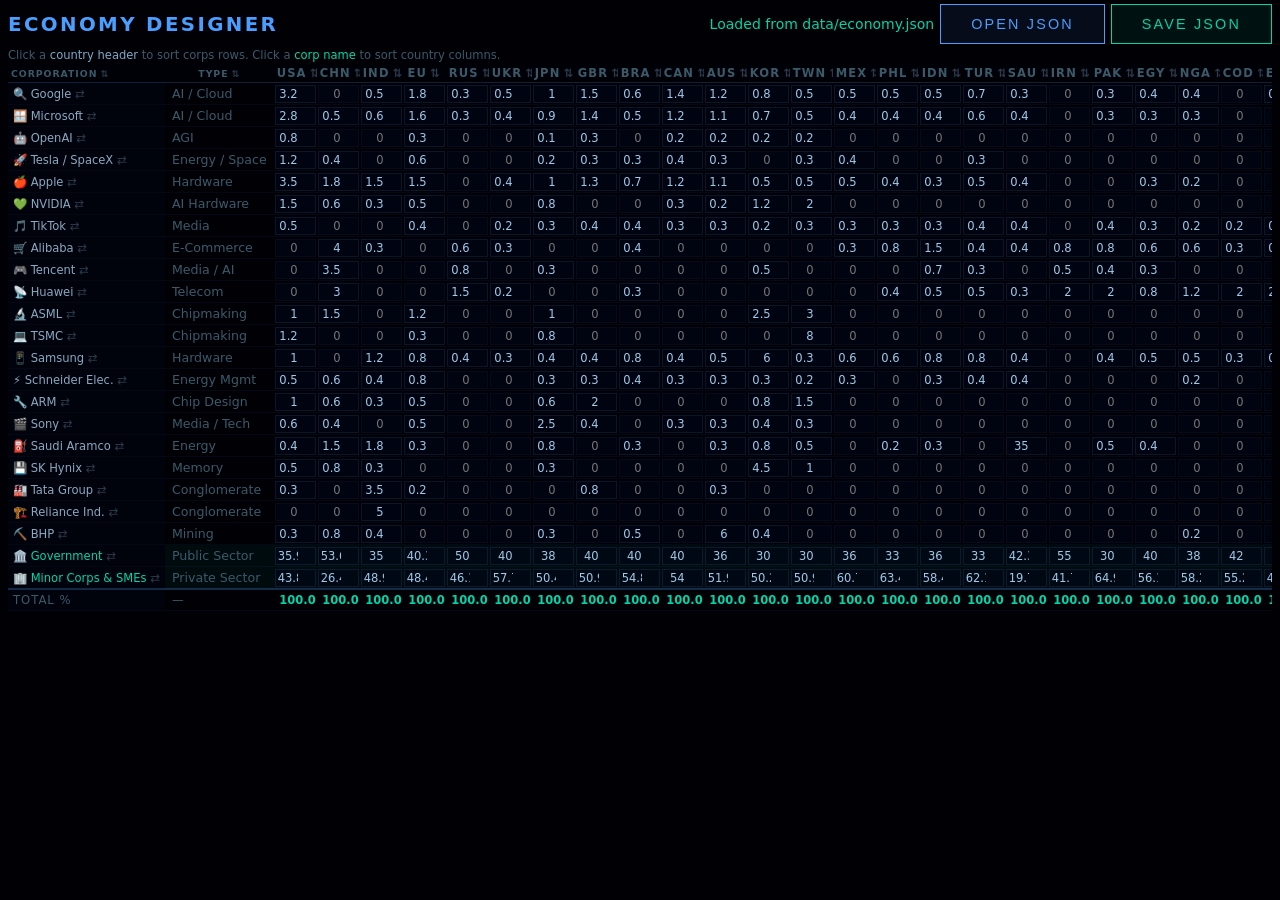
<file: economy_editor.html>
<!DOCTYPE html>
<html lang="en">
<head>
    <meta charset="UTF-8">
    <meta name="viewport" content="width=device-width, initial-scale=1.0">
    <title>Economy Designer</title>
    <link rel="stylesheet" href="style.css">
</head>
<body style="overflow:hidden;">
<div style="display:flex;flex-direction:column;height:100vh;padding:4px 8px;box-sizing:border-box;">
    <div class="ed-toolbar" style="flex-shrink:0;">
        <span class="ed-title">Economy Designer</span>
        <span class="ed-status ok" id="status">Loading…</span>
        <button class="btn" id="btn-load">Open JSON</button>
        <button class="btn btn-green" id="btn-save">Save JSON</button>
    </div>
    <div style="flex-shrink:0;font-size:0.64rem;color:#3a5a6a;margin-bottom:2px;">
        Click a <span style="color:#7aaac8;">country header</span> to sort corps rows. Click a <span style="color:#00d4aa;">corp name</span> to sort country columns.
    </div>
    <div class="ed-wrap" style="flex:1;overflow:auto;">
        <table class="ed-table" id="tbl"></table>
    </div>
</div>

<script type="module">
let fileHandle = null;
let corps = [];

// Row sort: which country column to sort corps by
let rowSort = { key: null, dir: -1 };   // key = country code | 'name' | 'type'
// Col sort: which corp row to sort countries by
let colSort = { key: null, dir: -1 };   // key = corp index | null

const BASE_COUNTRIES = [
    'USA','CHN','IND','EU','RUS','UKR','JPN','GBR','BRA','CAN','AUS',
    'KOR','TWN','MEX','PHL','IDN','TUR','SAU','IRN','PAK','EGY','NGA',
    'COD','ETH','BGD','VNM','ISR','SGP','VUT','PRK'
];
const SPECIAL = new Set(['government','minor_corps']);

async function loadFromPath() {
    try {
        const r = await fetch('./data/economy.json');
        corps = await r.json();
        render();
        document.getElementById('status').textContent = 'Loaded from data/economy.json';
    } catch(e) {
        document.getElementById('status').textContent = 'Could not auto-load — use Open JSON';
        document.getElementById('status').className = 'ed-status err';
    }
}

function toJson() { return JSON.stringify(corps, null, 2); }

function sortedCorps() {
    return [...corps.map((c,i) => ({c,i}))].sort(({c:a},{c:b}) => {
        if (rowSort.key === null) return 0;
        if (rowSort.key === 'name') return rowSort.dir * a.name.localeCompare(b.name);
        if (rowSort.key === 'type') return rowSort.dir * a.type.localeCompare(b.type);
        return rowSort.dir * ((a.shares[rowSort.key]??0) - (b.shares[rowSort.key]??0));
    });
}

function sortedCountries() {
    if (colSort.key === null) return BASE_COUNTRIES;
    const ci = colSort.key;
    return [...BASE_COUNTRIES].sort((a, b) =>
        colSort.dir * ((corps[ci]?.shares[a]??0) - (corps[ci]?.shares[b]??0))
    );
}

function rowArrow(key) {
    if (rowSort.key !== key) return '<span style="color:#2a3a4a;margin-left:3px;">⇅</span>';
    return rowSort.dir === -1
        ? '<span style="color:#4a9eff;margin-left:3px;">↓</span>'
        : '<span style="color:#4a9eff;margin-left:3px;">↑</span>';
}

function colArrow(ci) {
    if (colSort.key !== ci) return '<span style="color:#2a3a4a;font-size:0.65rem;">⇄</span>';
    return colSort.dir === -1
        ? '<span style="color:#00d4aa;font-size:0.65rem;">→</span>'
        : '<span style="color:#00d4aa;font-size:0.65rem;">←</span>';
}

const thS = 'cursor:pointer;user-select:none;min-width:28px;max-width:28px;font-size:0.64rem;';

function render() {
    const tbl = document.getElementById('tbl');
    const countries = sortedCountries();

    let html = '<thead><tr>';
    html += `<th class="ed-th-country" data-row-sort="name" style="cursor:pointer;user-select:none;">Corporation${rowArrow('name')}</th>`;
    html += `<th data-row-sort="type" style="cursor:pointer;user-select:none;min-width:80px;">Type${rowArrow('type')}</th>`;
    for (const cc of countries) {
        html += `<th data-row-sort="${cc}" style="${thS}">${cc}${rowArrow(cc)}</th>`;
    }
    html += '</tr></thead><tbody>';

    for (const {c: corp, i: ci} of sortedCorps()) {
        const special = SPECIAL.has(corp.id);
        const rowStyle = special ? 'style="background:rgba(0,212,170,0.05);border-top:1px solid rgba(0,212,170,0.15);"' : '';
        html += `<tr ${rowStyle}>`;
        // Corp name cell — clicking sorts country columns
        html += `<td class="ed-td-label" data-col-sort="${ci}" style="cursor:pointer;${special?'color:#00d4aa;':''}">${corp.ico} ${corp.name} ${colArrow(ci)}</td>`;
        html += `<td style="color:#3a5a6a;padding:3px 7px;font-size:0.7rem;">${corp.type}</td>`;
        for (const cc of countries) {
            const v = corp.shares[cc] ?? 0;
            const cls = v === 0 ? 'ed-num zero' : 'ed-num';
            html += `<td><input type="number" class="${cls}" value="${v===0?'':v}" placeholder="0" min="0" step="0.1" data-ci="${ci}" data-cc="${cc}"></td>`;
        }
        html += '</tr>';
    }
    html += '</tbody><tfoot><tr style="border-top:2px solid rgba(74,158,255,0.25);">';
    html += `<td class="ed-td-label" style="color:#3a5a6a;font-size:0.65rem;letter-spacing:0.08em;">TOTAL %</td>`;
    html += `<td style="color:#3a5a6a;font-size:0.65rem;padding:3px 7px;">—</td>`;
    for (const cc of countries) {
        const sum = corps.reduce((s, c) => s + (c.shares[cc] ?? 0), 0);
        const ok = Math.abs(sum - 100) < 0.6;
        html += `<td class="ed-sum ${ok ? 'sum-ok' : 'sum-bad'}" id="csum-${cc}">${sum.toFixed(1)}</td>`;
    }
    html += '</tr></tfoot>';
    tbl.innerHTML = html;

    // Row sort: click country column headers
    tbl.querySelector('thead').addEventListener('click', e => {
        const th = e.target.closest('th[data-row-sort]');
        if (!th) return;
        const key = th.dataset.rowSort;
        if (rowSort.key === key) rowSort.dir *= -1;
        else { rowSort.key = key; rowSort.dir = (key==='name'||key==='type') ? 1 : -1; }
        render();
    });

    // Col sort: click corp name cells in tbody
    tbl.querySelector('tbody').addEventListener('click', e => {
        const td = e.target.closest('td[data-col-sort]');
        if (!td) return;
        const ci = +td.dataset.colSort;
        if (colSort.key === ci) colSort.dir *= -1;
        else { colSort.key = ci; colSort.dir = -1; }
        render();
    });

    tbl.addEventListener('input', onCellInput);
}

function onCellInput(e) {
    const inp = e.target;
    if (inp.dataset.ci === undefined) return;
    const ci = +inp.dataset.ci;
    const cc = inp.dataset.cc;
    const val = parseFloat(inp.value) || 0;
    if (val === 0) { delete corps[ci].shares[cc]; inp.className = 'ed-num zero'; }
    else           { corps[ci].shares[cc] = val;  inp.className = 'ed-num'; }
    const sum = corps.reduce((s, c) => s + (c.shares[cc] ?? 0), 0);
    const ok = Math.abs(sum - 100) < 0.6;
    const cell = document.getElementById(`csum-${cc}`);
    if (cell) { cell.textContent = sum.toFixed(1); cell.className = `ed-sum ${ok ? 'sum-ok' : 'sum-bad'}`; }
}

document.getElementById('btn-load').addEventListener('click', async () => {
    try {
        [fileHandle] = await window.showOpenFilePicker({ types: [{ description: 'JSON', accept: {'application/json': ['.json']} }] });
        const file = await fileHandle.getFile();
        corps = JSON.parse(await file.text());
        render();
        document.getElementById('status').textContent = `Opened ${file.name}`;
        document.getElementById('status').className = 'ed-status ok';
    } catch(e) { /* cancelled */ }
});

document.getElementById('btn-save').addEventListener('click', async () => {
    const json = toJson();
    try {
        if (!fileHandle) {
            fileHandle = await window.showSaveFilePicker({
                suggestedName: 'economy.json',
                types: [{ description: 'JSON', accept: {'application/json': ['.json']} }],
            });
        }
        const w = await fileHandle.createWritable();
        await w.write(json);
        await w.close();
        document.getElementById('status').textContent = 'Saved ✓';
        document.getElementById('status').className = 'ed-status ok';
    } catch(e) {
        const a = Object.assign(document.createElement('a'), {
            href: 'data:application/json,' + encodeURIComponent(json),
            download: 'economy.json',
        });
        a.click();
    }
});

loadFromPath();
</script>
</body>
</html>
</file>
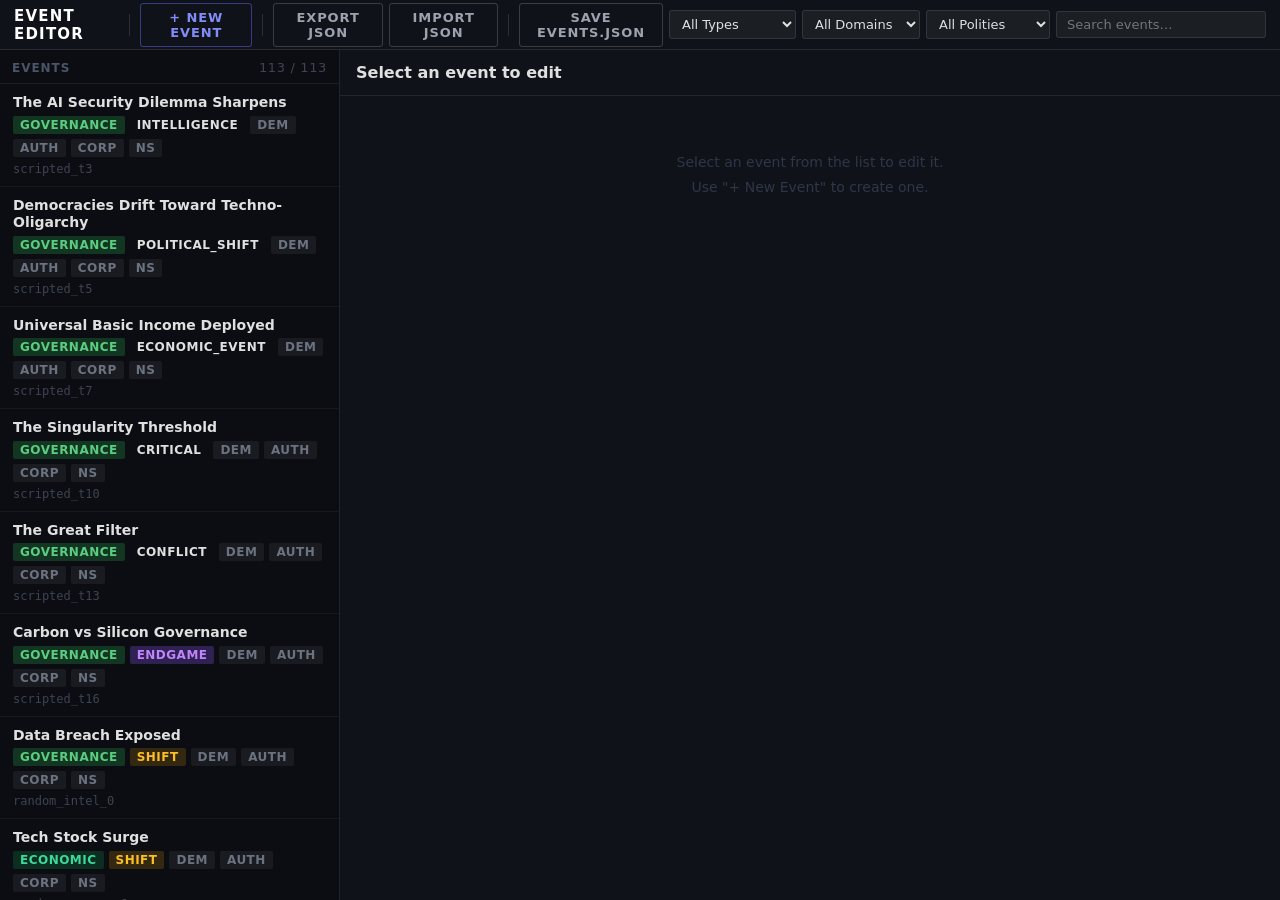
<file: editor_Event.html>
<!DOCTYPE html>
<html lang="en">
<head>
<meta charset="UTF-8">
<meta name="viewport" content="width=device-width, initial-scale=1.0">
<title>Event Editor</title>
<link rel="stylesheet" href="style.css">
<style>
html { font-size: 16px; }
body { display:flex; flex-direction:column; height:100vh; overflow:hidden; background:#0a0c10; color:#e0e0e0; font-family:'Segoe UI',system-ui,sans-serif; }
</style>
</head>
<body>

<div class="t-toolbar">
  <span class="t-logo">EVENT EDITOR</span>
  <div class="t-sep"></div>
  <button class="t-btn primary" onclick="addEvent()">+ NEW EVENT</button>
  <div class="t-sep"></div>
  <button class="t-btn" onclick="exportJSON()">EXPORT JSON</button>
  <button class="t-btn" onclick="importJSON()">IMPORT JSON</button>
  <div class="t-sep"></div>
  <button class="t-btn" onclick="saveToFile()">SAVE events.json</button>
  <div id="ev-toolbar-right">
    <select class="ev-filter-sel" id="filter-type" onchange="renderList()">
      <option value="">All Types</option>
      <option value="breakthrough">Breakthrough</option>
      <option value="shift">Shift</option>
      <option value="crisis">Crisis</option>
      <option value="escalation">Escalation</option>
      <option value="opportunity">Opportunity</option>
      <option value="endgame">Endgame</option>
    </select>
    <select class="ev-filter-sel" id="filter-domain" onchange="renderList()">
      <option value="">All Domains</option>
    </select>
    <select class="ev-filter-sel" id="filter-polity" onchange="renderList()">
      <option value="">All Polities</option>
      <option value="dem">Democracy</option>
      <option value="auth">Authoritarian</option>
      <option value="corp">Corporate</option>
      <option value="ns">Non-State</option>
    </select>
    <input id="ev-search-box" placeholder="Search events…" oninput="renderList()">
  </div>
</div>

<div id="ev-main-area">
  <div id="event-list-panel">
    <div id="list-header">
      <span style="font-size:12px;font-weight:700;letter-spacing:.08em;color:#4a5568;text-transform:uppercase;">Events</span>
      <span id="list-count">0</span>
    </div>
    <div id="event-list"></div>
  </div>
  <div id="ev-edit-panel">
    <div id="ev-ph">
      <div id="ev-ph-title">Select an event to edit</div>
      <button id="ev-ph-del" style="display:none" onclick="deleteSelected()">DELETE</button>
    </div>
    <div class="ptabs" id="ptabs" style="display:none">
      <button class="ptab active" data-tab="core"   onclick="switchTab('core')">CORE</button>
      <button class="ptab"        data-tab="dem"    onclick="switchTab('dem')">DEMOCRACY</button>
      <button class="ptab"        data-tab="auth"   onclick="switchTab('auth')">AUTHORITARIAN</button>
      <button class="ptab"        data-tab="corp"   onclick="switchTab('corp')">CORPORATE</button>
      <button class="ptab"        data-tab="ns"     onclick="switchTab('ns')">NON-STATE</button>
    </div>
    <div id="ev-pb"><div class="empty-state">Select an event from the list to edit it.<br>Use "+ New Event" to create one.</div></div>
  </div>
</div>

<script type="module">
import { TECHS } from './techTree.js';

const RAW_EVENTS = await fetch('./data/events.json').then(r => r.json());

// ═══════════════════════════════════════════
// STATE
// ═══════════════════════════════════════════
const S = {
  events: [],
  sel: null,
  tab: 'core',
};

const POLITY_LABELS = { dem:'Democracy', auth:'Authoritarian', corp:'Corporate', ns:'Non-State' };
const POLITY_KEYS   = ['dem','auth','corp','ns'];
const EFX_KEYS      = ['tech_buff','gdp_buff','mil_buff'];
const EFX_LABELS    = { tech_buff:'Tech Output', gdp_buff:'GDP Buff', mil_buff:'Military' };

const DOMAINS = ['found','gov','surv','econ','mil','cult','bio','cog'];
const DOMAIN_LABELS = { found:'Foundation', gov:'Governance', surv:'Surveillance', econ:'Economic', mil:'Military', cult:'Cultural', bio:'Bio/Neuro', cog:'Cognitive' };

const TYPE_LIST = ['breakthrough','shift','crisis','escalation','opportunity','endgame'];

// populate domain filter
const domFilt = document.getElementById('filter-domain');
DOMAINS.forEach(d => {
  const o = document.createElement('option');
  o.value = d; o.textContent = DOMAIN_LABELS[d];
  domFilt.appendChild(o);
});

function deepClone(x) { return JSON.parse(JSON.stringify(x)); }

function loadEvents() {
  S.events = RAW_EVENTS.map(e => {
    const ev = deepClone(e);
    POLITY_KEYS.forEach(p => {
      if (!ev.effects) ev.effects = {};
      if (!ev.effects[p]) ev.effects[p] = {};
      EFX_KEYS.forEach(k => { if (ev.effects[p][k] === undefined) ev.effects[p][k] = 0; });
    });
    if (!ev.flavor) ev.flavor = {};
    if (!ev.target) ev.target = { dem:false, auth:false, corp:false, ns:false };
    if (ev.repeatable === undefined) ev.repeatable = false;
    if (!ev.requires) ev.requires = [];
    return ev;
  });
}

loadEvents();

// ═══════════════════════════════════════════
// RENDER LIST
// ═══════════════════════════════════════════
function renderList() {
  const q     = document.getElementById('ev-search-box').value.toLowerCase();
  const fType = document.getElementById('filter-type').value;
  const fDom  = document.getElementById('filter-domain').value;
  const fPol  = document.getElementById('filter-polity').value;

  const filtered = S.events.filter(ev => {
    if (fType && ev.type !== fType) return false;
    if (fDom  && ev.domain !== fDom) return false;
    if (fPol  && !ev.target[fPol]) return false;
    if (q && !ev.name.toLowerCase().includes(q) && !ev.id.toLowerCase().includes(q) && !ev.desc.toLowerCase().includes(q)) return false;
    return true;
  });

  document.getElementById('list-count').textContent = `${filtered.length} / ${S.events.length}`;

  const el = document.getElementById('event-list');
  el.innerHTML = '';
  filtered.forEach(ev => {
    const div = document.createElement('div');
    div.className = 'ev-row' + (ev.id === S.sel ? ' selected' : '') + (ev._new ? ' new-ev' : '');
    div.innerHTML = `
      <div class="ev-name">${ev.name}</div>
      <div class="ev-meta">
        <span class="ev-tag tag-${ev.domain}">${DOMAIN_LABELS[ev.domain]||ev.domain}</span>
        <span class="ev-tag type-${ev.type}">${ev.type}</span>
        ${POLITY_KEYS.filter(p=>ev.target[p]).map(p=>`<span class="ev-tag" style="background:rgba(255,255,255,0.06);color:#6b7280">${p.toUpperCase()}</span>`).join('')}
      </div>
      <div class="ev-id">${ev.id}</div>
    `;
    div.onclick = () => selectEvent(ev.id);
    el.appendChild(div);
  });
}

// ═══════════════════════════════════════════
// SELECT / EDIT
// ═══════════════════════════════════════════
function selectEvent(id) {
  S.sel = id;
  S.tab = 'core';
  renderList();
  renderPanel();
}

function switchTab(tab) {
  S.tab = tab;
  document.querySelectorAll('.ptab').forEach(b => b.classList.toggle('active', b.dataset.tab === tab));
  renderPanelBody();
}
window.switchTab = switchTab;

function getEv() { return S.events.find(e => e.id === S.sel); }

function renderPanel() {
  const ev = getEv();
  document.getElementById('ptabs').style.display    = ev ? '' : 'none';
  document.getElementById('ev-ph-del').style.display = ev ? '' : 'none';
  document.getElementById('ev-ph-title').textContent = ev ? ev.name : 'Select an event to edit';
  document.querySelectorAll('.ptab').forEach(b => b.classList.toggle('active', b.dataset.tab === S.tab));
  renderPanelBody();
}

function renderPanelBody() {
  const ev = getEv();
  if (!ev) {
    document.getElementById('ev-pb').innerHTML = '<div class="empty-state">Select an event from the list to edit it.<br>Use "+ New Event" to create one.</div>';
    return;
  }

  const pb = document.getElementById('ev-pb');

  if (S.tab === 'core') {
    pb.innerHTML = `
      <div class="fg">
        <label class="fl">ID (unique, snake_case)</label>
        <input class="fi" id="f-id" value="${ev.id}">
      </div>
      <div class="fg">
        <label class="fl">Name</label>
        <input class="fi" id="f-name" value="${esc(ev.name)}">
      </div>
      <div class="row2">
        <div class="fg">
          <label class="fl">Domain</label>
          <select class="fi" id="f-domain">
            ${DOMAINS.map(d=>`<option value="${d}"${ev.domain===d?' selected':''}>${DOMAIN_LABELS[d]}</option>`).join('')}
          </select>
        </div>
        <div class="fg">
          <label class="fl">Type</label>
          <select class="fi" id="f-type">
            ${TYPE_LIST.map(t=>`<option value="${t}"${ev.type===t?' selected':''}>${t}</option>`).join('')}
          </select>
        </div>
      </div>
      <div class="fg">
        <label class="fl">Description</label>
        <textarea class="fi" id="f-desc" rows="3">${esc(ev.desc)}</textarea>
      </div>
      <div class="row2">
        <div class="fg">
          <label class="fl">Base Probability (0–1)</label>
          <input class="fi" type="number" id="f-prob" min="0" max="1" step="0.01" value="${ev.base_prob}">
        </div>
        <div class="fg">
          <label class="fl">Repeatable</label>
          <select class="fi" id="f-rep">
            <option value="false"${!ev.repeatable?' selected':''}>No</option>
            <option value="true"${ev.repeatable?' selected':''}>Yes</option>
          </select>
        </div>
      </div>
      <div class="row2">
        <div class="fg">
          <label class="fl">Scripted Turn (blank = not scripted)</label>
          <input class="fi" type="number" id="f-turn" min="1" step="1" value="${ev.turn||''}">
        </div>
        <div class="fg">
          <label class="fl">Random Pool</label>
          <select class="fi" id="f-random">
            <option value="false"${!ev.random?' selected':''}>No</option>
            <option value="true"${ev.random?' selected':''}>Yes</option>
          </select>
        </div>
      </div>
      <div class="fg">
        <label class="fl">Target Polities</label>
        <div class="target-row">
          ${POLITY_KEYS.map(p=>`
            <label class="tg${ev.target[p]?' on':''}" id="tg-${p}" onclick="toggleTarget('${p}')">
              <div class="tg-dot"></div>
              <span class="tg-lbl">${p.toUpperCase()}</span>
            </label>
          `).join('')}
        </div>
      </div>
      <div class="fg">
        <label class="fl">Required Techs</label>
        <div class="req-list" id="req-list">
          ${ev.requires.map(r=>`<span class="req-tag" onclick="removeReq('${r}')"><span class="x">×</span> ${r}</span>`).join('')}
          <button class="req-add" onclick="addReq()">+ Add Tech</button>
        </div>
      </div>
    `;

    document.getElementById('f-id').oninput      = e => { ev.id = e.target.value.trim(); renderList(); };
    document.getElementById('f-name').oninput    = e => { ev.name = e.target.value; document.getElementById('ev-ph-title').textContent = ev.name; renderList(); };
    document.getElementById('f-domain').onchange = e => { ev.domain = e.target.value; renderList(); };
    document.getElementById('f-type').onchange   = e => { ev.type = e.target.value; renderList(); };
    document.getElementById('f-desc').oninput    = e => { ev.desc = e.target.value; };
    document.getElementById('f-prob').oninput    = e => { ev.base_prob = parseFloat(e.target.value)||0; };
    document.getElementById('f-rep').onchange    = e => { ev.repeatable = e.target.value === 'true'; };
    document.getElementById('f-turn').oninput     = e => { const v = parseInt(e.target.value); if (v > 0) ev.turn = v; else delete ev.turn; };
    document.getElementById('f-random').onchange  = e => { if (e.target.value === 'true') ev.random = true; else delete ev.random; };

  } else {
    const p = S.tab;
    const efx = ev.effects[p] || {};
    EFX_KEYS.forEach(k => { if (efx[k] === undefined) efx[k] = 0; });
    const fl = (ev.flavor && ev.flavor[p]) || '';

    pb.innerHTML = `
      <div class="fg">
        <label class="fl">Effects for ${POLITY_LABELS[p]}</label>
        <div class="efx-grid">
          ${EFX_KEYS.map(k=>`
            <div class="efx">
              <div class="efx-lbl">${EFX_LABELS[k]}</div>
              <input class="fi" type="number" id="efx-${k}" value="${efx[k]||0}" step="1">
            </div>
          `).join('')}
        </div>
        <div style="margin-top:6px;font-size:12px;color:#3d4452">Positive = gain, negative = loss. Applies only if polity is targeted.</div>
      </div>
      <div class="fg">
        <label class="fl">Flavor Quote (${POLITY_LABELS[p]})</label>
        <textarea class="fi" id="fl-${p}" rows="4" placeholder="In-world quote from a ${POLITY_LABELS[p]} perspective…">${esc(fl)}</textarea>
      </div>
    `;

    EFX_KEYS.forEach(k => {
      document.getElementById(`efx-${k}`).oninput = e => {
        if (!ev.effects[p]) ev.effects[p] = {};
        ev.effects[p][k] = parseInt(e.target.value)||0;
      };
    });
    document.getElementById(`fl-${p}`).oninput = e => {
      if (!ev.flavor) ev.flavor = {};
      ev.flavor[p] = e.target.value;
    };
  }
}

// ═══════════════════════════════════════════
// TARGET TOGGLE
// ═══════════════════════════════════════════
window.toggleTarget = function(p) {
  const ev = getEv(); if (!ev) return;
  ev.target[p] = !ev.target[p];
  const el = document.getElementById(`tg-${p}`);
  if (el) el.classList.toggle('on', ev.target[p]);
  renderList();
};

// ═══════════════════════════════════════════
// REQUIRES MANAGEMENT
// ═══════════════════════════════════════════
window.removeReq = function(techId) {
  const ev = getEv(); if (!ev) return;
  ev.requires = ev.requires.filter(r => r !== techId);
  renderPanelBody();
};

window.addReq = function() {
  const ev = getEv(); if (!ev) return;
  const existing = new Set(ev.requires);
  const opts = TECHS.filter(t => !existing.has(t.id));
  const choice = prompt(
    'Enter tech ID to require:\n\nAvailable:\n' + opts.map(t => `${t.id} — ${t.name}`).join('\n')
  );
  if (choice && choice.trim()) {
    const tid = choice.trim();
    if (TECHS.find(t => t.id === tid)) {
      ev.requires.push(tid);
      renderPanelBody();
    } else {
      alert(`Unknown tech id: "${tid}"`);
    }
  }
};

// ═══════════════════════════════════════════
// ADD / DELETE
// ═══════════════════════════════════════════
window.addEvent = function() {
  const id = 'event_' + Date.now();
  const ev = {
    id, name:'New Event', domain:'found', type:'shift',
    desc:'',
    requires:[], base_prob:0.10, repeatable:false,
    target:{ dem:true, auth:false, corp:false, ns:false },
    effects:{
      dem:{tech_buff:0,gdp_buff:0,mil_buff:0},
      auth:{tech_buff:0,gdp_buff:0,mil_buff:0},
      corp:{tech_buff:0,gdp_buff:0,mil_buff:0},
      ns:{tech_buff:0,gdp_buff:0,mil_buff:0},
    },
    flavor:{ dem:'', auth:'', corp:'', ns:'' },
    _new: true,
  };
  S.events.push(ev);
  S.sel = id;
  S.tab = 'core';
  renderList();
  renderPanel();
  const el = document.getElementById('event-list');
  el.scrollTop = el.scrollHeight;
};

window.deleteSelected = function() {
  const ev = getEv(); if (!ev) return;
  if (!confirm(`Delete "${ev.name}"?`)) return;
  S.events = S.events.filter(e => e.id !== S.sel);
  S.sel = null;
  renderList();
  renderPanel();
};

// ═══════════════════════════════════════════
// EXPORT / IMPORT / COPY
// ═══════════════════════════════════════════
window.exportJSON = async function() {
  const json = JSON.stringify(S.events, null, 2);
  try {
    const handle = await window.showSaveFilePicker({
      suggestedName: 'events.json',
      types: [{ description: 'JSON', accept: {'application/json': ['.json']} }],
    });
    const w = await handle.createWritable();
    await w.write(json);
    await w.close();
  } catch(e) {
    const a = document.createElement('a');
    a.href = 'data:application/json,' + encodeURIComponent(json);
    a.download = 'events.json';
    a.click();
  }
};

window.importJSON = function() {
  const inp = document.createElement('input');
  inp.type = 'file'; inp.accept = '.json';
  inp.onchange = e => {
    const file = e.target.files[0]; if (!file) return;
    const reader = new FileReader();
    reader.onload = ev => {
      try {
        const data = JSON.parse(ev.target.result);
        if (!Array.isArray(data)) { alert('Expected a JSON array of events.'); return; }
        S.events = data.map(ev => {
          POLITY_KEYS.forEach(p => {
            if (!ev.effects) ev.effects = {};
            if (!ev.effects[p]) ev.effects[p] = {};
            EFX_KEYS.forEach(k => { if (ev.effects[p][k] === undefined) ev.effects[p][k] = 0; });
          });
          if (!ev.flavor)  ev.flavor = {};
          if (!ev.target)  ev.target = { dem:false, auth:false, corp:false, ns:false };
          if (ev.repeatable === undefined) ev.repeatable = false;
          if (!ev.requires) ev.requires = [];
          return ev;
        });
        S.sel = null;
        renderList();
        renderPanel();
      } catch(err) { alert('Parse error: ' + err.message); }
    };
    reader.readAsText(file);
  };
  inp.click();
};

window.saveToFile = async function() {
  const clean = S.events.map(ev => { const c = {...ev}; delete c._new; return c; });
  const json = JSON.stringify(clean, null, 2);
  try {
    const handle = await window.showSaveFilePicker({
      suggestedName: 'events.json',
      types: [{ description: 'JSON', accept: {'application/json': ['.json']} }],
    });
    const w = await handle.createWritable();
    await w.write(json);
    await w.close();
    alert(`Saved ${clean.length} events to file.`);
  } catch(e) {
    const a = document.createElement('a');
    a.href = 'data:application/json,' + encodeURIComponent(json);
    a.download = 'events.json';
    a.click();
  }
};

// ═══════════════════════════════════════════
// UTILS
// ═══════════════════════════════════════════
function esc(s) {
  return (s||'').replace(/&/g,'&amp;').replace(/</g,'&lt;').replace(/>/g,'&gt;').replace(/"/g,'&quot;');
}

// ═══════════════════════════════════════════
// INIT
// ═══════════════════════════════════════════
renderList();
renderPanel();

</script>
</body>
</html>
</file>
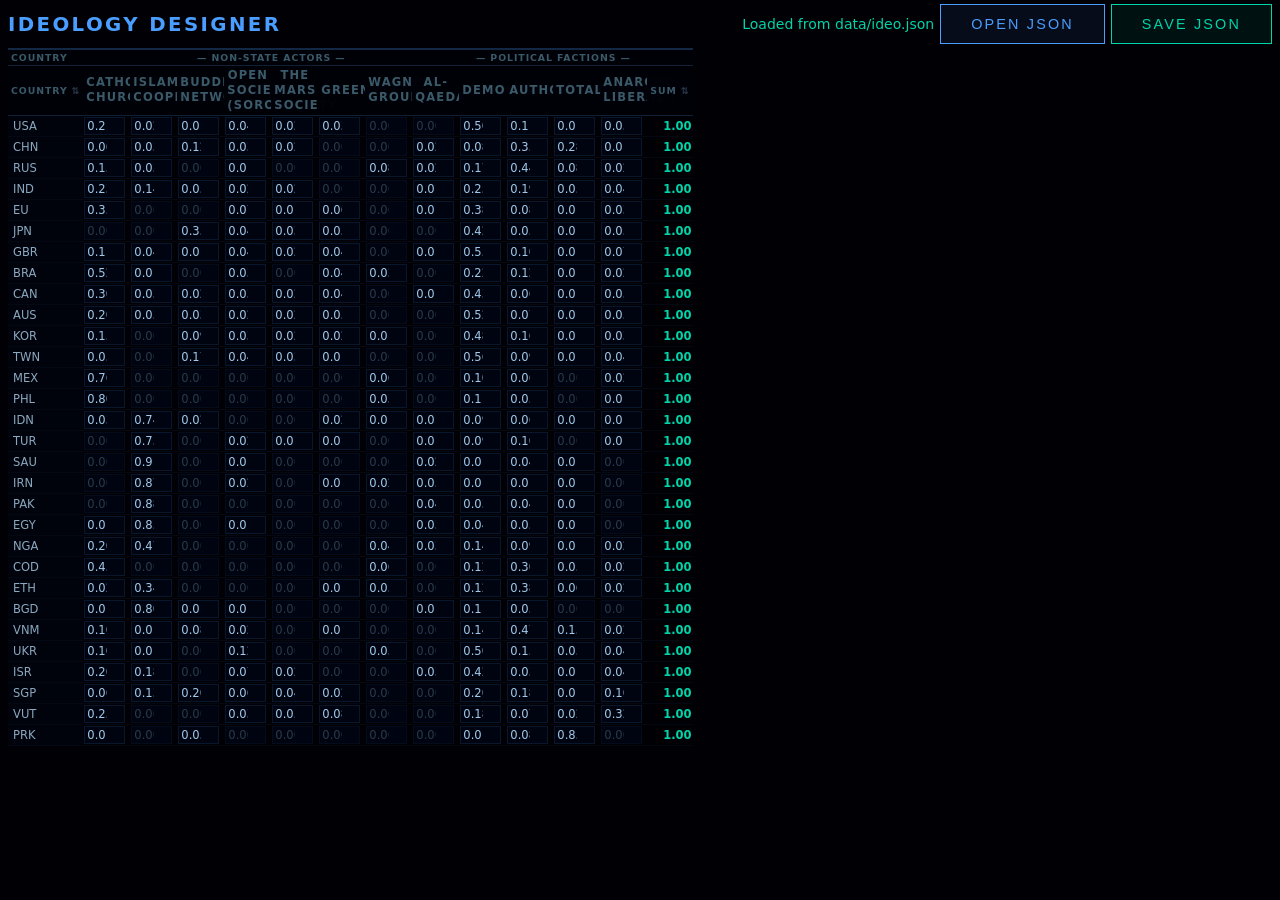
<file: editor_Ideo.html>
<!DOCTYPE html>
<html lang="en">
<head>
    <meta charset="UTF-8">
    <meta name="viewport" content="width=device-width, initial-scale=1.0">
    <title>IDEO Designer</title>
    <link rel="stylesheet" href="style.css">
</head>
<body style="overflow:hidden;">
<div style="display:flex;flex-direction:column;height:100vh;padding:4px 8px;box-sizing:border-box;">
    <div class="ed-toolbar" style="flex-shrink:0;">
        <span class="ed-title">Ideology Designer</span>
        <span class="ed-status" id="status">Loading…</span>
        <button class="btn" id="btn-load">Open JSON</button>
        <button class="btn btn-green" id="btn-save">Save JSON</button>
    </div>
    <div class="ed-wrap" style="flex:1;overflow:auto;">
        <table class="ed-table" id="tbl"></table>
    </div>
</div>

<script type="module">
let fileHandle = null;
let cols = [];
let data = {};
let sortKey = null;   // 'country' | column index (number) | 'sum'
let sortDir = 1;      // 1 = asc, -1 = desc

async function loadFromPath() {
    try {
        const r = await fetch('./data/ideo.json');
        const json = await r.json();
        ingest(json);
        document.getElementById('status').textContent = 'Loaded from data/ideo.json';
        document.getElementById('status').className = 'ed-status ok';
    } catch(e) {
        document.getElementById('status').textContent = 'Could not auto-load — use Open JSON';
        document.getElementById('status').className = 'ed-status err';
    }
}

function ingest(json) {
    cols = json.columns;
    data = {};
    for (const [k, v] of Object.entries(json.data)) {
        if (k !== '_comment') data[k] = [...v];
    }
    render();
}

function toJson() {
    const out = { columns: cols, data: { _comment: 'cols: ' + cols.map(c => c.id).join('  ') } };
    for (const [k, v] of Object.entries(data)) out.data[k] = v;
    // Keep data arrays on one line
    return JSON.stringify(out, null, 2)
        .replace(/\[\n\s+(-?[\d.]+(?:,\n\s+-?[\d.]+)*)\n\s+\]/g,
            (_, nums) => '[' + nums.replace(/\s*\n\s*/g, ' ') + ']');
}

function rowSum(arr) {
    return arr.reduce((s, v) => s + v, 0);
}

function sortedCountries() {
    const keys = Object.keys(data);
    if (sortKey === null) return keys;
    return [...keys].sort((a, b) => {
        let va, vb;
        if (sortKey === 'country') {
            va = a; vb = b;
            return sortDir * va.localeCompare(vb);
        } else if (sortKey === 'sum') {
            va = rowSum(data[a]); vb = rowSum(data[b]);
        } else {
            va = data[a][sortKey]; vb = data[b][sortKey];
        }
        return sortDir * (va - vb);
    });
}

function arrow(key) {
    if (sortKey !== key) return '<span style="color:#2a3a4a;margin-left:4px;">⇅</span>';
    return sortDir === 1
        ? '<span style="color:#4a9eff;margin-left:4px;">↓</span>'
        : '<span style="color:#4a9eff;margin-left:4px;">↑</span>';
}

function render() {
    const tbl = document.getElementById('tbl');
    const nsaCols = cols.filter(c => c.group === 'nsa');
    const polCols = cols.filter(c => c.group === 'pol');
    const thStyle = 'cursor:pointer;user-select:none;min-width:47px;max-width:47px;white-space:normal;line-height:1.3;font-size:0.64rem;';

    let html = '<thead>';
    // Group header row
    html += '<tr class="ed-group-sep">';
    html += '<th class="ed-th-country">Country</th>';
    html += `<th class="ed-th-nsa" colspan="${nsaCols.length}">— Non-State Actors —</th>`;
    html += `<th class="ed-th-pol" colspan="${polCols.length}">— Political Factions —</th>`;
    html += '<th></th>';
    html += '</tr>';
    // Column name row
    html += '<tr>';
    html += `<th class="ed-th-country" data-sort="country" style="cursor:pointer;user-select:none;">Country${arrow('country')}</th>`;
    for (const c of cols) {
        const cls = c.group === 'nsa' ? 'ed-th-nsa' : 'ed-th-pol';
        html += `<th class="${cls}" data-sort="${c.col}" title="${c.type}" style="${thStyle}">${c.name}${arrow(c.col)}</th>`;
    }
    html += `<th data-sort="sum" style="cursor:pointer;user-select:none;">Sum${arrow('sum')}</th>`;
    html += '</tr>';
    html += '</thead><tbody>';

    for (const code of sortedCountries()) {
        const row = data[code];
        const sum = rowSum(row);
        const sumOk = Math.abs(sum - 1) < 0.005;
        html += `<tr data-code="${code}">`;
        html += `<td class="ed-td-label">${code}</td>`;
        for (let i = 0; i < cols.length; i++) {
            const v = row[i];
            const cls = v === 0 ? 'ed-num zero' : 'ed-num';
            html += `<td><input type="number" class="${cls}" value="${v.toFixed(2)}" min="0" max="1" step="0.01" data-code="${code}" data-col="${i}"></td>`;
        }
        html += `<td class="ed-sum ${sumOk ? 'sum-ok' : 'sum-bad'}" id="sum-${code}">${sum.toFixed(2)}</td>`;
        html += '</tr>';
    }
    html += '</tbody>';
    tbl.innerHTML = html;

    tbl.addEventListener('input', onCellInput);
    tbl.querySelector('thead').addEventListener('click', e => {
        const th = e.target.closest('th[data-sort]');
        if (!th) return;
        const key = th.dataset.sort === 'country' ? 'country'
                  : th.dataset.sort === 'sum'     ? 'sum'
                  : +th.dataset.sort;
        if (sortKey === key) sortDir *= -1;
        else { sortKey = key; sortDir = -1; }  // default: high-to-low
        render();
    });
    updateGlobalStatus();
}

function onCellInput(e) {
    const inp = e.target;
    if (!inp.dataset.code) return;
    const code = inp.dataset.code;
    const col = +inp.dataset.col;
    const val = Math.max(0, Math.min(1, parseFloat(inp.value) || 0));
    data[code][col] = val;

    // style input
    inp.className = val === 0 ? 'ed-num zero' : 'ed-num';

    // update sum cell
    const sum = rowSum(data[code]);
    const sumOk = Math.abs(sum - 1) < 0.005;
    const sumCell = document.getElementById(`sum-${code}`);
    sumCell.textContent = sum.toFixed(2);
    sumCell.className = `ed-sum ${sumOk ? 'sum-ok' : 'sum-bad'}`;

    updateGlobalStatus();
}

function updateGlobalStatus() {
    const bad = Object.keys(data).filter(k => Math.abs(rowSum(data[k]) - 1) >= 0.005);
    const el = document.getElementById('status');
    if (bad.length === 0) {
        el.textContent = `All ${Object.keys(data).length} countries sum to 1.00 ✓`;
        el.className = 'ed-status ok';
    } else {
        el.textContent = `${bad.length} countries off: ${bad.join(', ')}`;
        el.className = 'ed-status err';
    }
}

document.getElementById('btn-load').addEventListener('click', async () => {
    try {
        [fileHandle] = await window.showOpenFilePicker({ types: [{ description: 'JSON', accept: {'application/json': ['.json']} }] });
        const file = await fileHandle.getFile();
        const text = await file.text();
        ingest(JSON.parse(text));
        document.getElementById('status').textContent = `Opened ${file.name}`;
    } catch(e) { /* cancelled */ }
});

document.getElementById('btn-save').addEventListener('click', async () => {
    const json = toJson();
    try {
        if (!fileHandle) {
            fileHandle = await window.showSaveFilePicker({
                suggestedName: 'ideo.json',
                types: [{ description: 'JSON', accept: {'application/json': ['.json']} }],
            });
        }
        const w = await fileHandle.createWritable();
        await w.write(json);
        await w.close();
        document.getElementById('status').textContent = 'Saved ✓';
        document.getElementById('status').className = 'ed-status ok';
    } catch(e) {
        // fallback: download
        const a = Object.assign(document.createElement('a'), {
            href: 'data:application/json,' + encodeURIComponent(json),
            download: 'ideo.json',
        });
        a.click();
    }
});

loadFromPath();
</script>
</body>
</html>
</file>
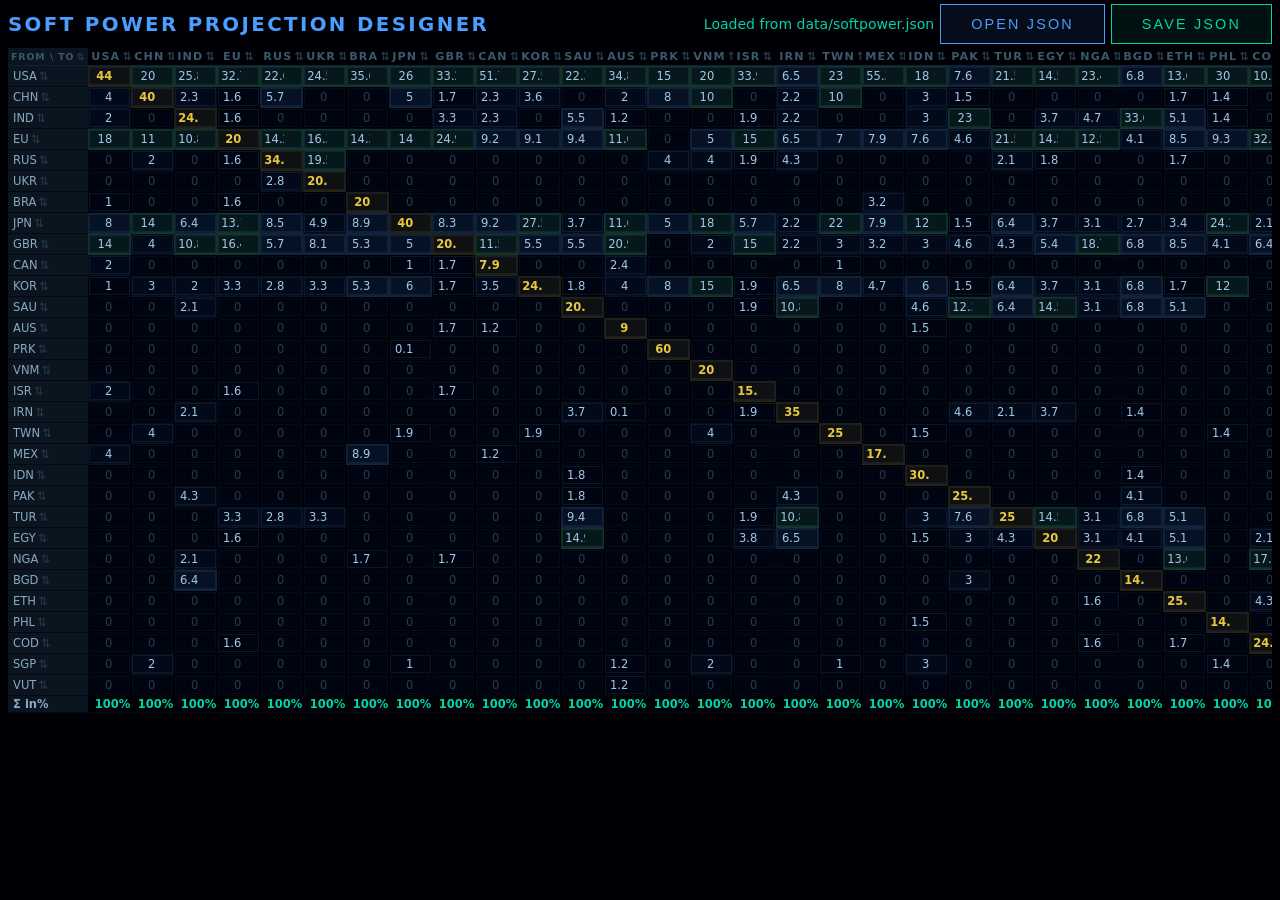
<file: editor_SoftPower.html>
<!DOCTYPE html>
<html lang="en">
<head>
    <meta charset="UTF-8">
    <meta name="viewport" content="width=device-width, initial-scale=1.0">
    <title>Soft Power Designer</title>
    <link rel="stylesheet" href="style.css">
</head>
<body style="overflow:hidden;">
<div style="display:flex;flex-direction:column;height:100vh;padding:4px 8px;box-sizing:border-box;">
    <div class="ed-toolbar" style="flex-shrink:0;">
        <span class="ed-title">Soft Power Projection Designer</span>
        <span class="ed-status" id="status">Loading…</span>
        <button class="btn" id="btn-load">Open JSON</button>
        <button class="btn btn-green" id="btn-save">Save JSON</button>
    </div>
    <div class="ed-wrap" style="flex:1;overflow:auto;">
        <table class="ed-table" id="tbl"></table>
    </div>
</div>

<script type="module">
let fileHandle = null;
let countries = [];
let data = {};
let sortKey = null;   // 'country' | column index (number) | 'rowsum' | 'row:CODE' (sort columns by a row's values)
let sortDir = 1;

async function loadFromPath() {
    try {
        const r = await fetch('./data/softpower.json');
        const json = await r.json();
        ingest(json);
        document.getElementById('status').textContent = 'Loaded from data/softpower.json';
        document.getElementById('status').className = 'ed-status ok';
    } catch(e) {
        document.getElementById('status').textContent = 'Could not auto-load — use Open JSON';
        document.getElementById('status').className = 'ed-status err';
    }
}

function ingest(json) {
    countries = json.countries;
    data = {};
    for (const [k, v] of Object.entries(json.data)) {
        if (k !== '_comment') data[k] = [...v];
    }
    render();
}

function toJson() {
    const out = { _comment: 'Soft power projection matrix. Each COLUMN (target) sums to 100%. Value = % of target cultural consumption from source. Row=projector, Col=target.', countries, data: {} };
    for (const [k, v] of Object.entries(data)) out.data[k] = v;
    return JSON.stringify(out, null, 2)
        .replace(/\[\n\s+(-?[\d.]+(?:,\n\s+-?[\d.]+)*)\n\s+\]/g,
            (_, nums) => '[' + nums.replace(/\s*\n\s*/g, ' ') + ']');
}

function rowSum(code) {
    return Math.round(data[code].reduce((s, v) => s + v, 0) * 10) / 10;
}

function colSum(colIdx) {
    return Math.round(Object.values(data).reduce((s, row) => s + row[colIdx], 0) * 10) / 10;
}

function sortedCountries() {
    const keys = Object.keys(data);
    if (sortKey === null) return keys;
    // Sort columns by a specific row's values
    if (typeof sortKey === 'string' && sortKey.startsWith('row:')) {
        return keys; // row sorting doesn't change row order
    }
    return [...keys].sort((a, b) => {
        let va, vb;
        if (sortKey === 'country') { va = a; vb = b; return sortDir * va.localeCompare(vb); }
        if (sortKey === 'rowsum') { va = rowSum(a); vb = rowSum(b); }
        else { const ci = +sortKey; va = data[a][ci]; vb = data[b][ci]; }
        return sortDir * (va - vb);
    });
}

function sortedColumnIndices() {
    const indices = countries.map((_, i) => i);
    if (typeof sortKey === 'string' && sortKey.startsWith('row:')) {
        const rowCode = sortKey.slice(4);
        const row = data[rowCode];
        if (row) {
            indices.sort((a, b) => sortDir * (row[a] - row[b]));
        }
    }
    return indices;
}

function arrow(key) {
    if (sortKey !== key) return '<span style="color:#2a3a4a;margin-left:2px;">⇅</span>';
    return sortDir === 1
        ? '<span style="color:#4a9eff;margin-left:2px;">↓</span>'
        : '<span style="color:#4a9eff;margin-left:2px;">↑</span>';
}

function cellColor(v, isSelf) {
    if (isSelf) return 'background:rgba(255,200,50,0.15)';
    if (v === 0) return 'background:rgba(0,0,0,0.15)';
    if (v >= 10) return 'background:rgba(74,200,122,0.25)';
    if (v >= 5) return 'background:rgba(74,158,255,0.2)';
    if (v >= 2) return 'background:rgba(74,158,255,0.08)';
    return '';
}

function render() {
    const tbl = document.getElementById('tbl');
    const thStyle = 'cursor:pointer;user-select:none;min-width:38px;max-width:38px;white-space:nowrap;font-size:0.62rem;';
    const stickyLeft = 'position:sticky;left:0;z-index:1;background:#0a1520;';
    const colOrder = sortedColumnIndices();

    let html = '<thead><tr>';
    html += `<th class="ed-th-country" data-sort="country" style="cursor:pointer;user-select:none;position:sticky;left:0;z-index:2;background:#0a1520;">FROM \\ TO${arrow('country')}</th>`;
    for (const i of colOrder) {
        const c = countries[i];
        html += `<th data-sort="${i}" style="${thStyle}" title="${c}">${c}${arrow(''+i)}</th>`;
    }
    html += `<th data-sort="rowsum" style="cursor:pointer;user-select:none;">Σ out${arrow('rowsum')}</th>`;
    html += '</tr></thead><tbody>';

    for (const code of sortedCountries()) {
        const row = data[code];
        const ci = countries.indexOf(code);
        const sum = rowSum(code);
        const sumOk = Math.abs(sum - 100) < 0.5;
        html += `<tr data-code="${code}">`;
        html += `<td class="ed-td-label" data-rowsort="${code}" style="${stickyLeft}cursor:pointer;user-select:none;" title="Click to sort columns by ${code}'s values">${code}${arrow('row:'+code)}</td>`;
        for (const i of colOrder) {
            const v = row[i];
            const isSelf = i === ci;
            html += `<td style="${cellColor(v, isSelf)}"><input type="number" class="ed-num ${v===0&&!isSelf?'zero':''}" value="${v}" min="0" max="100" step="0.1" data-code="${code}" data-col="${i}" ${isSelf?'style="font-weight:bold;color:#e8c840;"':''}></td>`;
        }
        html += `<td class="ed-sum" id="sum-${code}">${sum}</td>`;
        html += '</tr>';
    }

    // Column sums row
    html += `<tr><td class="ed-td-label" style="${stickyLeft}font-weight:bold;">Σ in%</td>`;
    for (const i of colOrder) {
        const cs = colSum(i);
        const ok = Math.abs(cs - 100) < 1;
        html += `<td class="ed-sum ${ok ? 'sum-ok' : 'sum-bad'}" id="colsum-${i}">${cs}%</td>`;
    }
    html += '<td></td></tr>';

    html += '</tbody>';
    tbl.innerHTML = html;

    tbl.addEventListener('input', onCellInput);
    // Column header sorting
    tbl.querySelector('thead').addEventListener('click', e => {
        const th = e.target.closest('th[data-sort]');
        if (!th) return;
        const key = th.dataset.sort;
        const k = key === 'country' ? 'country' : key === 'rowsum' ? 'rowsum' : key;
        if (sortKey === k) sortDir *= -1;
        else { sortKey = k; sortDir = -1; }
        render();
    });
    // Row label sorting (sort columns by that row's values)
    tbl.querySelector('tbody').addEventListener('click', e => {
        const td = e.target.closest('td[data-rowsort]');
        if (!td) return;
        const k = 'row:' + td.dataset.rowsort;
        if (sortKey === k) sortDir *= -1;
        else { sortKey = k; sortDir = -1; }
        render();
    });
    updateGlobalStatus();
}

function onCellInput(e) {
    const inp = e.target;
    if (!inp.dataset.code) return;
    const code = inp.dataset.code;
    const col = +inp.dataset.col;
    const ci = countries.indexOf(code);
    const isSelf = col === ci;
    const val = Math.max(0, Math.min(100, parseFloat(inp.value) || 0));
    data[code][col] = val;
    if (!isSelf) inp.className = val === 0 ? 'ed-num zero' : 'ed-num';
    inp.closest('td').style.cssText = cellColor(val, isSelf);

    // update row sum (informational)
    const sumCell = document.getElementById(`sum-${code}`);
    if (sumCell) sumCell.textContent = rowSum(code);

    // update col sum (validated to 100%)
    const cs = colSum(col);
    const csOk = Math.abs(cs - 100) < 1;
    const colSumCell = document.getElementById(`colsum-${col}`);
    if (colSumCell) {
        colSumCell.textContent = cs + '%';
        colSumCell.className = `ed-sum ${csOk ? 'sum-ok' : 'sum-bad'}`;
    }

    updateGlobalStatus();
}

function updateGlobalStatus() {
    const badCols = [];
    for (let i = 0; i < countries.length; i++) {
        if (Math.abs(colSum(i) - 100) >= 1) badCols.push(countries[i]);
    }
    const el = document.getElementById('status');
    if (badCols.length === 0) {
        el.textContent = `All ${countries.length} columns sum to 100% ✓`;
        el.className = 'ed-status ok';
    } else {
        el.textContent = `${badCols.length} columns off 100%: ${badCols.join(', ')}`;
        el.className = 'ed-status err';
    }
}

document.getElementById('btn-load').addEventListener('click', async () => {
    try {
        [fileHandle] = await window.showOpenFilePicker({ types: [{ description: 'JSON', accept: {'application/json': ['.json']} }] });
        const file = await fileHandle.getFile();
        const text = await file.text();
        ingest(JSON.parse(text));
        document.getElementById('status').textContent = `Opened ${file.name}`;
    } catch(e) { /* cancelled */ }
});

document.getElementById('btn-save').addEventListener('click', async () => {
    const json = toJson();
    try {
        if (!fileHandle) {
            fileHandle = await window.showSaveFilePicker({
                suggestedName: 'softpower.json',
                types: [{ description: 'JSON', accept: {'application/json': ['.json']} }],
            });
        }
        const w = await fileHandle.createWritable();
        await w.write(json);
        await w.close();
        document.getElementById('status').textContent = 'Saved ✓';
        document.getElementById('status').className = 'ed-status ok';
    } catch(e) {
        const a = Object.assign(document.createElement('a'), {
            href: 'data:application/json,' + encodeURIComponent(json),
            download: 'softpower.json',
        });
        a.click();
    }
});

loadFromPath();
</script>
</body>
</html>
</file>
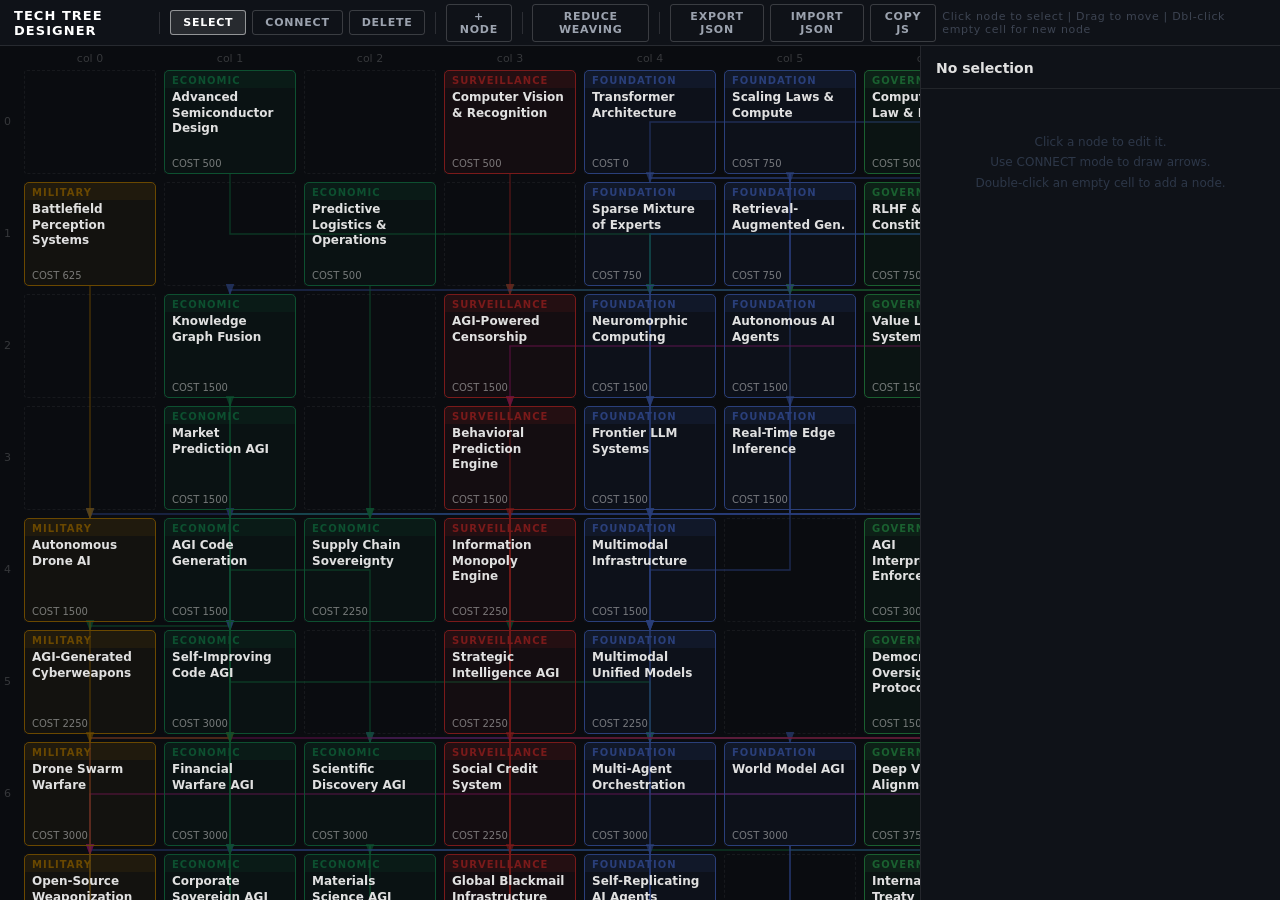
<file: editor_Tech.html>
<!DOCTYPE html>
<html lang="en">
<head>
<meta charset="UTF-8">
<meta name="viewport" content="width=device-width, initial-scale=1.0">
<title>Tech Tree Designer</title>
<link rel="stylesheet" href="style.css">
<style>
html { font-size: 14px; }
body { display:flex; flex-direction:column; height:100vh; overflow:hidden; background:#0a0c10; color:#e0e0e0; font-family:'Segoe UI',system-ui,sans-serif; }
*{box-sizing:border-box;}

/* TOOLBAR */
#toolbar { height:46px; background:#0f1218; border-bottom:1px solid rgba(255,255,255,0.1); display:flex; align-items:center; padding:0 14px; gap:6px; flex-shrink:0; }
.t-logo { font-size:13px; font-weight:700; letter-spacing:.08em; color:#fff; margin-right:4px; }
.t-sep { width:1px; height:22px; background:rgba(255,255,255,0.12); margin:0 4px; }
.t-btn { padding:5px 12px; background:transparent; border:1px solid rgba(255,255,255,0.18); color:#9ca3af; font-size:11px; font-weight:700; letter-spacing:.07em; text-transform:uppercase; cursor:pointer; border-radius:3px; font-family:inherit; transition:all .1s; }
.t-btn:hover { border-color:rgba(255,255,255,0.45); color:#e0e0e0; }
.t-btn.active { background:rgba(255,255,255,0.1); border-color:rgba(255,255,255,0.5); color:#fff; }
.t-btn.danger { border-color:rgba(239,68,68,0.35); color:#ef4444; }
.t-btn.danger:hover { background:rgba(239,68,68,0.1); }
#mode-hint { margin-left:auto; font-size:11px; color:#3d4452; letter-spacing:.06em; }

/* LAYOUT */
#main-area { flex:1; display:flex; overflow:hidden; }
#grid-scroll { flex:1; overflow:auto; position:relative; cursor:default; }
#grid-scroll::-webkit-scrollbar { width:6px; height:6px; }
#grid-scroll::-webkit-scrollbar-thumb { background:rgba(255,255,255,0.12); border-radius:3px; }

/* GRID */
#grid-container { position:relative; user-select:none; }
#grid-bg { position:absolute; inset:0; }
.gc { position:absolute; border:1px dashed rgba(255,255,255,0.055); border-radius:3px; transition:background .1s; }
.gc.hl { background:rgba(100,200,100,0.1); border-color:rgba(100,200,100,0.4); }
.gc.drop-tgt { background:rgba(255,255,255,0.08); border-color:rgba(255,255,255,0.35); border-style:solid; }

/* COLUMN / ROW LABELS */
.col-lbl { position:absolute; font-size:11px; color:rgba(255,255,255,0.18); text-align:center; pointer-events:none; }
.row-lbl { position:absolute; font-size:11px; color:rgba(255,255,255,0.18); pointer-events:none; }

/* SVG ARROWS */
#arrow-svg { position:absolute; inset:0; overflow:visible; }

/* NODE LAYER */
#node-layer { position:absolute; inset:0; pointer-events:none; }

/* NODE CARDS */
.node-card { position:absolute; pointer-events:all; cursor:pointer; border-radius:5px; border:1.5px solid; overflow:hidden; user-select:none; display:flex; flex-direction:column; transition:box-shadow .1s; }
.node-card:hover { box-shadow:0 0 0 2px rgba(255,255,255,0.22); }
.node-card.selected  { box-shadow:0 0 0 2.5px #fff !important; }
.node-card.upstream  { box-shadow:0 0 0 2px #60a5fa !important; opacity:1; }
.node-card.downstream{ box-shadow:0 0 0 2px #34d399 !important; opacity:1; }
.node-card.dimmed    { opacity:.22; }
.node-card.conn-from { box-shadow:0 0 0 2.5px #00e676 !important; }
.node-card.dragging { opacity:.6; z-index:1000; cursor:grabbing; pointer-events:none; }
.nc-dom { padding:4px 7px 2px; font-size:10px; font-weight:700; letter-spacing:.1em; text-transform:uppercase; flex-shrink:0; white-space:nowrap; overflow:hidden; }
.nc-lbl { padding:2px 7px 4px; font-size:12px; font-weight:700; line-height:1.3; flex:1; white-space:pre-line; overflow:hidden; }
.nc-cost { padding:0 7px 4px; font-size:10px; opacity:.5; flex-shrink:0; }

/* EDIT PANEL */
#edit-panel { width:360px; flex-shrink:0; background:#0f1218; border-left:1px solid rgba(255,255,255,0.09); display:flex; flex-direction:column; overflow:hidden; }
#ph { padding:13px 15px 10px; border-bottom:1px solid rgba(255,255,255,0.08); flex-shrink:0; display:flex; align-items:flex-start; gap:8px; }
#ph-title { font-size:14px; font-weight:700; color:#e0e0e0; flex:1; line-height:1.35; min-width:0; }
#ph-del { padding:4px 10px; font-size:11px; border:1px solid rgba(239,68,68,0.3); color:#ef4444; background:transparent; cursor:pointer; border-radius:3px; font-family:inherit; font-weight:700; letter-spacing:.05em; flex-shrink:0; }
#ph-del:hover { background:rgba(239,68,68,0.12); }
.ptabs { display:flex; border-bottom:1px solid rgba(255,255,255,0.08); flex-shrink:0; flex-wrap:wrap; }
.ptab { flex:1; padding:8px 3px; background:transparent; border:none; border-bottom:2px solid transparent; color:#4a5568; font-size:11px; font-weight:700; letter-spacing:.05em; text-transform:uppercase; cursor:pointer; transition:all .12s; font-family:inherit; min-width:0; white-space:nowrap; }
.ptab:hover { color:#a0aab4; }
.ptab.active { color:#e0e0e0; border-bottom-color:#fff; }
#pb { flex:1; overflow-y:auto; padding:13px 15px; }
#pb::-webkit-scrollbar { width:3px; }
#pb::-webkit-scrollbar-thumb { background:rgba(255,255,255,0.12); }

/* FORM ELEMENTS */
.fg { margin-bottom:12px; }
.fl { display:block; font-size:11px; font-weight:700; letter-spacing:.08em; text-transform:uppercase; color:#4a5568; margin-bottom:4px; }
.fi { width:100%; background:rgba(255,255,255,0.05); border:1px solid rgba(255,255,255,0.1); color:#e0e0e0; font-size:12px; padding:7px 10px; border-radius:3px; outline:none; resize:vertical; font-family:inherit; }
.fi:focus { border-color:rgba(255,255,255,0.3); background:rgba(255,255,255,0.07); }
select.fi { cursor:pointer; resize:none; }
.efx-grid { display:grid; grid-template-columns:1fr 1fr 1fr; gap:7px; }
.efx { display:flex; flex-direction:column; gap:3px; }
.efx-lbl { font-size:11px; color:#4a5568; font-weight:700; letter-spacing:.07em; text-transform:uppercase; }
input[type=number].fi { -moz-appearance:textfield; }
input[type=number].fi::-webkit-outer-spin-button,
input[type=number].fi::-webkit-inner-spin-button { -webkit-appearance:none; }
.prereq-list { display:flex; flex-wrap:wrap; gap:5px; min-height:22px; }
.prereq-tag { font-size:11px; padding:2px 8px; border-radius:3px; background:rgba(255,255,255,0.07); border:1px solid rgba(255,255,255,0.12); color:#9ca3af; }
.empty-state { padding:30px 20px; text-align:center; color:#2d3748; font-size:12px; line-height:1.7; }
.arr-info-block { margin-bottom:10px; }
.arr-lbl { font-size:11px; font-weight:700; letter-spacing:.08em; color:#4a5568; margin-bottom:3px; display:block; }
.arr-val { font-size:13px; color:#e0e0e0; }
.wp-row { display:flex; align-items:center; justify-content:space-between; padding:5px 0; border-bottom:1px solid rgba(255,255,255,0.05); font-size:12px; color:#9ca3af; }
.wp-del { background:transparent; border:none; color:#ef4444; cursor:pointer; font-size:14px; line-height:1; padding:0 4px; }
</style>
</head>
<body>

<div id="toolbar">
  <span class="t-logo">TECH TREE DESIGNER</span>
  <div class="t-sep"></div>
  <button class="t-btn active" id="btn-sel" onclick="setMode('select')">SELECT</button>
  <button class="t-btn" id="btn-conn" onclick="setMode('connect')">CONNECT</button>
  <button class="t-btn" id="btn-del" onclick="setMode('delete')">DELETE</button>
  <div class="t-sep"></div>
  <button class="t-btn" onclick="addNodeToGrid()">+ NODE</button>
  <div class="t-sep"></div>
  <button class="t-btn" onclick="reduceWeaving()" title="Barycenter heuristic — minimises arrow crossings by reordering nodes within each row">REDUCE WEAVING</button>
  <div class="t-sep"></div>
  <button class="t-btn" onclick="exportData()">EXPORT JSON</button>
  <button class="t-btn" onclick="importData()">IMPORT JSON</button>
  <button class="t-btn" onclick="copyTechTreeJS()">COPY JS</button>
  <span id="mode-hint">Select a node or cell</span>
</div>

<div id="main-area">
  <div id="grid-scroll">
    <div id="grid-container">
      <div id="grid-bg"></div>
      <svg id="arrow-svg"></svg>
      <div id="node-layer"></div>
    </div>
  </div>
  <div id="edit-panel">
    <div id="ph">
      <div id="ph-title">No selection</div>
      <button id="ph-del" style="display:none" onclick="deleteSelected()">DELETE</button>
    </div>
    <div class="ptabs" id="ptabs" style="display:none">
      <button class="ptab active" data-tab="info">INFO</button>
      <button class="ptab" data-tab="dem">DEMOCRACY</button>
      <button class="ptab" data-tab="auth">AUTH</button>
      <button class="ptab" data-tab="corp">CORP</button>
      <button class="ptab" data-tab="ns">NON-STATE</button>
    </div>
    <div id="pb"><div class="empty-state">Click a node to edit it.<br>Use CONNECT mode to draw arrows.<br>Double-click an empty cell to add a node.</div></div>
  </div>
</div>

<script type="module">
import { TECHS, TC_DOM_META, TC_PL, NEW_TIER, NEW_COL } from './techTree.js';
// ═══════════════════════════════════════════════════════
// CONSTANTS
// ═══════════════════════════════════════════════════════
const CW = 132, CH = 104, GAP = 8, PAD = 24;
const COLS = 12, ROWS = 30;
const GW = PAD*2 + COLS*(CW+GAP) - GAP;
const GH = PAD*2 + ROWS*(CH+GAP) - GAP;

// DOM_META derived from techTree.js TC_DOM_META
const DOM_META = Object.fromEntries(Object.entries(TC_DOM_META).map(([k,v])=>[k,{label:v.label,color:v.textDark}]));

const POLITIES = ['dem','auth','corp','ns'];
const PL = TC_PL;
const PC = {dem:'#4a9eff', auth:'#ef4444', corp:'#10b981', ns:'#ec4899'};

// ═══════════════════════════════════════════════════════
// STATE
// ═══════════════════════════════════════════════════════
const S = {
  nodes: [],
  arrows: [],        // {id, from, to, waypoints:[{x,y}]}
  mode: 'select',
  sel: null,         // {type:'node'|'arrow', id}
  connFrom: null,
  panelTab: 'info',
  nid: 3000,
  drag: null,        // see drag section
  wpDrag: null,      // {arrowId, wpIdx, orig}
};

// ═══════════════════════════════════════════════════════
// UTILS
// ═══════════════════════════════════════════════════════
const cx  = col => PAD + col*(CW+GAP);
const cy  = row => PAD + row*(CH+GAP);
const ncx = n   => cx(n.col) + CW/2;
const nty = n   => cy(n.row);
const nby = n   => cy(n.row) + CH;
const clamp = (v,lo,hi) => Math.max(lo,Math.min(hi,v));
const makeId = () => 'n'+(++S.nid);
const arrId  = () => 'a'+(++S.nid);
const nodeById  = id => S.nodes.find(n=>n.id===id);
const arrowById = id => S.arrows.find(a=>a.id===id);

function toGrid(e) {
  const s = document.getElementById('grid-scroll');
  const r = s.getBoundingClientRect();
  return {x: e.clientX - r.left + s.scrollLeft, y: e.clientY - r.top + s.scrollTop};
}
function snapToCell(x, y) {
  const col = clamp(Math.round((x - PAD) / (CW+GAP)), 0, COLS-1);
  const row = clamp(Math.round((y - PAD) / (CH+GAP)), 0, ROWS-1);
  return {col, row};
}
// Walk the arrow graph to collect all upstream or downstream node ids
function getAncestors(id) {
  const visited = new Set();
  const queue = [id];
  while (queue.length) {
    const cur = queue.shift();
    S.arrows.forEach(a => {
      if (a.to === cur && !visited.has(a.from)) { visited.add(a.from); queue.push(a.from); }
    });
  }
  return visited;
}
function getDescendants(id) {
  const visited = new Set();
  const queue = [id];
  while (queue.length) {
    const cur = queue.shift();
    S.arrows.forEach(a => {
      if (a.from === cur && !visited.has(a.to)) { visited.add(a.to); queue.push(a.to); }
    });
  }
  return visited;
}

function isFree(col, row, exceptId=null) {
  return !S.nodes.some(n=>n.col===col && n.row===row && n.id!==exceptId);
}
function makeNode(col, row) {
  return {
    id: makeId(), col, row,
    label: 'New Node', domain:'found', cost:1, desc:'', tech:'', voice:'', prereqs:[],
    polities: {
      dem:  {access:'yes',    effects:{tech_buff:0,gdp_buff:0,mil_buff:0}},
      auth: {access:'yes',    effects:{tech_buff:0,gdp_buff:0,mil_buff:0}},
      corp: {access:'yes',    effects:{tech_buff:0,gdp_buff:0,mil_buff:0}},
      ns:   {access:'yes',    effects:{tech_buff:0,gdp_buff:0,mil_buff:0}},
    }
  };
}

// ═══════════════════════════════════════════════════════
// SEED DATA (from techTree_v2)
// ═══════════════════════════════════════════════════════;;



function convertRawNode(n) {
  const polities = {};
  POLITIES.forEach(p => {
    const acc = (n.access||{})[p];
    polities[p] = {
      access: acc === true ? 'yes' : acc === false ? 'no' : (acc || 'no'),
      effects: {
        tech_buff:  (((n.effects||{})[p])||{}).tech_buff  || 0,
        gdp_buff:   (((n.effects||{})[p])||{}).gdp_buff   || 0,
        mil_buff:   (((n.effects||{})[p])||{}).mil_buff   || 0,
      }
    };
  });
  return {
    id: n.id,
    col: n.col !== undefined ? n.col : (NEW_COL[n.id] ?? 0),
    row: n.tier !== undefined ? n.tier : (NEW_TIER[n.id] ?? 0),
    label: n.name || (n.label||'').replace(/\\n/g,'\n'),
    domain: n.domain||'found',
    cost: n.cost||0,
    desc: n.desc||'',
    tech: n.tech||'',
    voice: n.voice||'',
    prereqs: n.pre || n.prereqs || [],
    polities,
  };
}

function buildArrowsFromPrereqs(nodes) {
  const arrows = [];
  nodes.forEach(n => {
    (n.prereqs||[]).forEach(pid => {
      if (nodes.find(x=>x.id===pid)) {
        arrows.push({id: arrId(), from: pid, to: n.id, waypoints:[]});
      }
    });
  });
  return arrows;
}

// ═══════════════════════════════════════════════════════
// ARROW PATH
// ═══════════════════════════════════════════════════════
function arrowPath(a) {
  const src = nodeById(a.from), dst = nodeById(a.to);
  if (!src||!dst) return '';
  const sx=ncx(src), sy=nby(src), dx=ncx(dst), dy=nty(dst);
  if (a.waypoints.length===0) {
    if (Math.abs(sx-dx)<2) return `M${sx} ${sy} L${dx} ${dy}`;
    const my=(sy+dy)/2;
    return `M${sx} ${sy} L${sx} ${my} L${dx} ${my} L${dx} ${dy}`;
  }
  const pts=[{x:sx,y:sy},...a.waypoints,{x:dx,y:dy}];
  return 'M'+pts.map(p=>`${p.x} ${p.y}`).join(' L');
}

function autoControlPts(a) {
  const src=nodeById(a.from), dst=nodeById(a.to);
  if(!src||!dst) return [];
  const sx=ncx(src),sy=nby(src),dx=ncx(dst),dy=nty(dst);
  if(Math.abs(sx-dx)<2) return [];
  const my=(sy+dy)/2;
  return [{x:(sx+dx)/2, y:my}];
}

// ═══════════════════════════════════════════════════════
// RENDER
// ═══════════════════════════════════════════════════════
function renderAll() { renderNodes(); renderArrows(); renderPanel(); }

function renderNodes() {
  const layer = document.getElementById('node-layer');
  const existMap = new Map();
  layer.querySelectorAll('.node-card').forEach(el=>existMap.set(el.dataset.id, el));
  const hasSelNode = S.sel?.type === 'node';
  const selAnc  = hasSelNode ? getAncestors(S.sel.id)   : null;
  const selDesc = hasSelNode ? getDescendants(S.sel.id) : null;
  const seen = new Set();

  for (const n of S.nodes) {
    seen.add(n.id);
    const dm = DOM_META[n.domain]||DOM_META.found;
    let el = existMap.get(n.id);
    if (!el) {
      el = document.createElement('div');
      el.className='node-card';
      el.dataset.id=n.id;
      el.style.width=CW+'px'; el.style.height=CH+'px';
      el.innerHTML='<div class="nc-dom"></div><div class="nc-lbl"></div><div class="nc-cost"></div>';
      el.addEventListener('mousedown', onNodeMD);
      layer.appendChild(el);
    }
    el.style.left=cx(n.col)+'px'; el.style.top=cy(n.row)+'px';
    el.style.borderColor=dm.color;
    el.style.background=dm.color+'18';
    el.querySelector('.nc-dom').textContent=dm.label;
    el.querySelector('.nc-dom').style.color=dm.color;
    el.querySelector('.nc-dom').style.background=dm.color+'28';
    el.querySelector('.nc-lbl').textContent=n.label;
    el.querySelector('.nc-cost').textContent='COST '+n.cost;
    const isSel = S.sel?.type==='node' && S.sel.id===n.id;
    el.classList.toggle('selected',   isSel);
    el.classList.toggle('upstream',   !isSel && selAnc?.has(n.id));
    el.classList.toggle('downstream', !isSel && selDesc?.has(n.id));
    el.classList.toggle('dimmed',     !isSel && hasSelNode && !selAnc?.has(n.id) && !selDesc?.has(n.id));
    el.classList.toggle('conn-from',  S.connFrom===n.id);
  }
  existMap.forEach((el,id)=>{ if(!seen.has(id)) el.remove(); });
}

function renderArrows() {
  const svg = document.getElementById('arrow-svg');
  // Clear, keep defs
  while(svg.lastChild) svg.removeChild(svg.lastChild);

  const defs = document.createElementNS('http://www.w3.org/2000/svg','defs');
  const mkMarker = (id, fill) => {
    const m=document.createElementNS('http://www.w3.org/2000/svg','marker');
    m.setAttribute('id',id); m.setAttribute('markerWidth','8'); m.setAttribute('markerHeight','6');
    m.setAttribute('refX','7'); m.setAttribute('refY','3'); m.setAttribute('orient','auto');
    const p=document.createElementNS('http://www.w3.org/2000/svg','polygon');
    p.setAttribute('points','0 0, 8 3, 0 6'); p.setAttribute('fill',fill);
    m.appendChild(p); return m;
  };
  defs.appendChild(mkMarker('ah','#44505e'));
  defs.appendChild(mkMarker('ah-sel','#aaaaaa'));
  defs.appendChild(mkMarker('ah-up','#60a5fa'));
  defs.appendChild(mkMarker('ah-down','#34d399'));
  Object.entries(DOM_META).forEach(([k,v])=>{
    defs.appendChild(mkMarker('ah-'+k, v.color+'aa'));
  });
  svg.appendChild(defs);

  const hasSelNode = S.sel?.type === 'node';
  const selAnc  = hasSelNode ? getAncestors(S.sel.id)   : null;
  const selDesc = hasSelNode ? getDescendants(S.sel.id) : null;

  for (const a of S.arrows) {
    const src=nodeById(a.from), dst=nodeById(a.to);
    if(!src||!dst) continue;
    const isSel  = S.sel?.type==='arrow' && S.sel.id===a.id;
    const isUp   = hasSelNode && selAnc?.has(a.from)  && selAnc?.has(a.to);
    const isDown = hasSelNode && selDesc?.has(a.from) && selDesc?.has(a.to);
    // arrow directly into the selected node counts as upstream
    const isToSel   = hasSelNode && a.to   === S.sel.id;
    const isFromSel = hasSelNode && a.from === S.sel.id;
    const dimmed = hasSelNode && !isSel && !isUp && !isDown && !isToSel && !isFromSel;

    const dm = DOM_META[src.domain]||DOM_META.found;
    let col, mkId, sw;
    if (isSel)            { col='#aaaaaa';  mkId='ah-sel';  sw='2'; }
    else if (isToSel||isUp)  { col='#60a5facc'; mkId='ah-up';   sw='2'; }
    else if (isFromSel||isDown){ col='#34d399cc'; mkId='ah-down'; sw='2'; }
    else if (dimmed)      { col='rgba(255,255,255,0.08)'; mkId='ah'; sw='1'; }
    else                  { col=dm.color+'99'; mkId='ah-'+src.domain; sw='1.5'; }

    const d = arrowPath(a);

    const g=document.createElementNS('http://www.w3.org/2000/svg','g');

    const hit=document.createElementNS('http://www.w3.org/2000/svg','path');
    hit.setAttribute('d',d); hit.setAttribute('stroke','transparent');
    hit.setAttribute('stroke-width','14'); hit.setAttribute('fill','none');
    hit.style.pointerEvents='stroke'; hit.style.cursor='pointer';
    hit.addEventListener('click', e=>{e.stopPropagation(); onArrowClick(a.id);});

    const line=document.createElementNS('http://www.w3.org/2000/svg','path');
    line.setAttribute('d',d); line.setAttribute('stroke',col);
    line.setAttribute('stroke-width', isSel?'2':sw); line.setAttribute('fill','none');
    line.setAttribute('marker-end','url(#'+mkId+')');
    if(isSel) line.setAttribute('stroke-dasharray','6 3');

    g.appendChild(line); g.appendChild(hit); svg.appendChild(g);

    // Waypoint handles when selected
    if(isSel) {
      const ctrlPts = a.waypoints.length>0 ? a.waypoints.map((wp,i)=>({...wp,stored:true,idx:i})) : autoControlPts(a).map((wp,i)=>({...wp,stored:false,idx:i}));
      ctrlPts.forEach((pt,i) => {
        const c=document.createElementNS('http://www.w3.org/2000/svg','circle');
        c.setAttribute('cx',pt.x); c.setAttribute('cy',pt.y); c.setAttribute('r','6');
        c.setAttribute('fill', pt.stored?'#fff':'rgba(255,255,255,0.5)');
        c.setAttribute('stroke','#222'); c.setAttribute('stroke-width','2');
        c.style.pointerEvents='all'; c.style.cursor='move';
        c.addEventListener('mousedown',e=>{e.stopPropagation(); onWpMD(e,a.id,i,pt);});
        svg.appendChild(c);
      });
    }
  }
}

// ═══════════════════════════════════════════════════════
// PANEL
// ═══════════════════════════════════════════════════════
function renderPanel() {
  const title=document.getElementById('ph-title');
  const del=document.getElementById('ph-del');
  const tabs=document.getElementById('ptabs');
  const pb=document.getElementById('pb');

  if (!S.sel) {
    title.textContent='No selection';
    del.style.display='none'; tabs.style.display='none';
    pb.innerHTML='<div class="empty-state">Click a node to edit it.<br>Use CONNECT mode to draw arrows.<br>Double-click an empty cell to add a node.</div>';
    return;
  }

  if (S.sel.type==='arrow') {
    const a=arrowById(S.sel.id);
    if(!a) return;
    const src=nodeById(a.from), dst=nodeById(a.to);
    title.textContent='Arrow';
    del.style.display='block'; del.textContent='DELETE ARROW';
    tabs.style.display='none';
    let wpHtml = a.waypoints.length===0
      ? '<p style="color:#4a5568;font-size:11px;margin-bottom:10px">No custom waypoints — auto-routed.</p>'
      : a.waypoints.map((wp,i)=>`<div class="wp-row"><span>WP ${i+1}: (${Math.round(wp.x)}, ${Math.round(wp.y)})</span><button class="wp-del" onclick="deleteWp('${a.id}',${i})">✕</button></div>`).join('');
    pb.innerHTML=`
      <div class="arr-info-block"><span class="arr-lbl">FROM</span><div class="arr-val">${src?src.label.replace(/\n/g,' '):'?'}</div></div>
      <div class="arr-info-block"><span class="arr-lbl">TO</span><div class="arr-val">${dst?dst.label.replace(/\n/g,' '):'?'}</div></div>
      <div class="fg"><label class="fl">Waypoints</label>${wpHtml}</div>
      <button class="t-btn" style="width:100%;margin-top:4px" onclick="addAutoWp()">+ Add Waypoint at Midpoint</button>
    `;
    return;
  }

  // Node panel
  const n=nodeById(S.sel.id);
  if(!n) return;
  title.textContent=n.label.replace(/\n/g,' ');
  del.style.display='block'; del.textContent='DELETE NODE';
  tabs.style.display='flex';
  tabs.querySelectorAll('.ptab').forEach(b=>b.classList.toggle('active', b.dataset.tab===S.panelTab));

  if (S.panelTab==='info') {
    const preqs = (n.prereqs||[]).map(pid=>{
      const p=nodeById(pid);
      return `<span class="prereq-tag">${p?p.label.replace(/\n/g,' '):pid}</span>`;
    }).join('');
    const domOpts = Object.entries(DOM_META).map(([k,v])=>`<option value="${k}"${n.domain===k?' selected':''}>${v.label}</option>`).join('');
    pb.innerHTML=`
      <div class="fg"><label class="fl">Label</label><textarea class="fi" rows="2" oninput="nf('label',this.value)">${escHtml(n.label)}</textarea></div>
      <div class="fg"><label class="fl">Domain</label><select class="fi" onchange="nf('domain',this.value)">${domOpts}</select></div>
      <div class="fg"><label class="fl">Research Cost</label><input type="number" class="fi" value="${n.cost}" min="0" max="20" oninput="nf('cost',+this.value)"></div>
      <div class="fg"><label class="fl">Description <span style="font-size:10px;color:#2d3748;font-weight:400;text-transform:none">(shared across polities)</span></label><textarea class="fi" rows="5" oninput="nf('desc',this.value)">${escHtml(n.desc)}</textarea></div>
      <div class="fg"><label class="fl">Technical Details <span style="font-size:10px;color:#2d3748;font-weight:400;text-transform:none">(shared)</span></label><textarea class="fi" rows="5" oninput="nf('tech',this.value)">${escHtml(n.tech)}</textarea></div>
      <div class="fg"><label class="fl">Voice Text <span style="font-size:10px;color:#2d3748;font-weight:400;text-transform:none">(shared — spoken aloud in-game)</span></label><textarea class="fi" rows="6" oninput="nf('voice',this.value)">${escHtml(n.voice||'')}</textarea></div>
      <div class="fg"><label class="fl">Prerequisites</label><div class="prereq-list">${preqs||'<span style="color:#2d3748;font-size:11px">None</span>'}</div></div>
    `;
  } else {
    const p = S.panelTab;
    const pd = n.polities[p];
    const accOpts = ['yes','partial','no'].map(v=>`<option value="${v}"${pd.access===v?' selected':''}>${v.charAt(0).toUpperCase()+v.slice(1)}</option>`).join('');
    const efx = ['tech_buff','gdp_buff','mil_buff'];
    const efxLabels = {tech_buff:'Tech Out%',gdp_buff:'GDP%',mil_buff:'Military%'};
    const efxHtml = efx.map(k=>`
      <div class="efx">
        <span class="efx-lbl">${efxLabels[k]}</span>
        <input type="number" class="fi" value="${pd.effects[k]}" min="-20" max="20" oninput="pf('${p}','${k}',+this.value)">
      </div>`).join('');
    pb.innerHTML=`
      <div style="display:flex;align-items:center;gap:8px;margin-bottom:14px;padding-bottom:12px;border-bottom:1px solid rgba(255,255,255,0.07)">
        <span style="display:inline-block;width:10px;height:10px;border-radius:50%;background:${PC[p]}"></span>
        <span style="font-size:13px;font-weight:700;color:${PC[p]}">${PL[p]}</span>
      </div>
      <div class="fg"><label class="fl">Access</label><select class="fi" onchange="pa('${p}',this.value)">${accOpts}</select></div>
      <div class="fg"><label class="fl">Stat Effects</label><div class="efx-grid">${efxHtml}</div></div>
    `;
  }
}

function escHtml(s) { return (s||'').replace(/&/g,'&amp;').replace(/</g,'&lt;').replace(/>/g,'&gt;'); }

// Update field helpers (live binding via oninput/onchange in rendered HTML)
function nf(key, val) {
  if(!S.sel||S.sel.type!=='node') return;
  const n=nodeById(S.sel.id); if(!n) return;
  n[key]=val;
  if(key==='label'||key==='domain'||key==='cost') renderNodes();
  if(key==='domain') renderArrows();
  document.getElementById('ph-title').textContent=(n.label||'').replace(/\n/g,' ');
}
function pf(polity, stat, val) {
  if(!S.sel||S.sel.type!=='node') return;
  const n=nodeById(S.sel.id); if(!n) return;
  n.polities[polity].effects[stat]=val;
}
function pa(polity, val) {
  if(!S.sel||S.sel.type!=='node') return;
  const n=nodeById(S.sel.id); if(!n) return;
  n.polities[polity].access=val;
}

// ═══════════════════════════════════════════════════════
// MODE
// ═══════════════════════════════════════════════════════
function setMode(m) {
  S.mode=m; S.connFrom=null;
  document.getElementById('btn-sel').classList.toggle('active',m==='select');
  document.getElementById('btn-conn').classList.toggle('active',m==='connect');
  document.getElementById('btn-del').classList.toggle('active',m==='delete');
  const hints={select:'Click node to select | Drag to move | Dbl-click empty cell for new node', connect:'Click source node → click target node', delete:'Click node or arrow to delete'};
  document.getElementById('mode-hint').textContent=hints[m];
  renderNodes();
}

// ═══════════════════════════════════════════════════════
// NODE DRAG
// ═══════════════════════════════════════════════════════
let _pendingClick = null;

function onNodeMD(e) {
  if(e.button!==0) return;
  e.stopPropagation();
  const id=e.currentTarget.dataset.id;
  const n=nodeById(id); if(!n) return;

  if(S.mode==='delete') { deleteNode(id); return; }
  if(S.mode==='connect') {
    if(!S.connFrom) { S.connFrom=id; renderNodes(); setMode('connect'); return; }
    if(S.connFrom!==id) {
      const exists=S.arrows.some(a=>a.from===S.connFrom&&a.to===id);
      if(!exists) {
        const arr={id:arrId(),from:S.connFrom,to:id,waypoints:[]};
        S.arrows.push(arr);
        // Keep prereqs in sync
        const dst=nodeById(id);
        if(dst&&!dst.prereqs.includes(S.connFrom)) dst.prereqs.push(S.connFrom);
      }
      S.connFrom=null; renderArrows(); renderNodes(); setMode('select');
    }
    return;
  }

  // Select mode — start potential drag
  const gpt=toGrid(e);
  S.drag={
    id, moved:false,
    startX:gpt.x, startY:gpt.y,
    offX: gpt.x - cx(n.col),
    offY: gpt.y - cy(n.row),
    origCol:n.col, origRow:n.row,
    curCol:n.col, curRow:n.row,
  };
  _pendingClick=id;
}

function onWpMD(e, arrowId, wpIdx, pt) {
  if(e.button!==0) return;
  e.stopPropagation();
  const a=arrowById(arrowId); if(!a) return;
  // If no stored waypoints yet, initialize from auto pts
  if(!pt.stored && a.waypoints.length===0) {
    const auto=autoControlPts(a);
    if(auto.length>0) a.waypoints.push(...auto.map(p=>({x:p.x,y:p.y})));
  }
  const gpt=toGrid(e);
  S.wpDrag={ arrowId, wpIdx: pt.stored ? pt.idx : 0, startX:gpt.x, startY:gpt.y };
}

function onGlobalMM(e) {
  // Node drag
  if(S.drag) {
    const gpt=toGrid(e);
    const dx=gpt.x-S.drag.startX, dy=gpt.y-S.drag.startY;
    if(!S.drag.moved && (Math.abs(dx)>5||Math.abs(dy)>5)) S.drag.moved=true;
    if(S.drag.moved) {
      const snap=snapToCell(gpt.x-S.drag.offX+CW/2, gpt.y-S.drag.offY+CH/2);
      S.drag.curCol=snap.col; S.drag.curRow=snap.row;
      // Move card visually (ghost)
      const el=document.querySelector(`.node-card[data-id="${S.drag.id}"]`);
      if(el) { el.classList.add('dragging'); el.style.left=(gpt.x-S.drag.offX)+'px'; el.style.top=(gpt.y-S.drag.offY)+'px'; }
      // Highlight target cell
      document.querySelectorAll('.gc.drop-tgt').forEach(c=>c.classList.remove('drop-tgt'));
      const tgt=document.querySelector(`.gc[data-col="${snap.col}"][data-row="${snap.row}"]`);
      if(tgt) tgt.classList.add('drop-tgt');
      renderArrows();
    }
    return;
  }
  // Waypoint drag
  if(S.wpDrag) {
    const gpt=toGrid(e);
    const a=arrowById(S.wpDrag.arrowId); if(!a) return;
    if(a.waypoints[S.wpDrag.wpIdx]) {
      a.waypoints[S.wpDrag.wpIdx]={x:gpt.x, y:gpt.y};
      renderArrows();
    }
  }
}

function onGlobalMU(e) {
  if(S.drag) {
    const id=S.drag.id;
    document.querySelectorAll('.gc.drop-tgt').forEach(c=>c.classList.remove('drop-tgt'));
    if(S.drag.moved) {
      const {curCol,curRow}=S.drag;
      if(isFree(curCol,curRow,id)) {
        const n=nodeById(id); if(n){n.col=curCol; n.row=curRow;}
      }
    } else {
      // It was a click
      S.sel={type:'node',id};
    }
    const el=document.querySelector(`.node-card[data-id="${id}"]`);
    if(el) el.classList.remove('dragging');
    S.drag=null; _pendingClick=null;
    renderAll();
  }
  if(S.wpDrag) { S.wpDrag=null; renderPanel(); }
}

function onArrowClick(id) {
  if(S.mode==='delete') { deleteArrow(id); return; }
  S.sel={type:'arrow',id}; renderArrows(); renderPanel();
}

function onGridClick(e) {
  if(S.drag||S.wpDrag) return;
  if(e.target.classList.contains('node-card')||e.target.closest('.node-card')) return;
  S.sel=null; S.connFrom=null; renderAll();
}

function onGridDblClick(e) {
  if(e.target.classList.contains('gc')) {
    const col=+e.target.dataset.col, row=+e.target.dataset.row;
    if(isFree(col,row)) {
      const n=makeNode(col,row);
      S.nodes.push(n);
      S.sel={type:'node',id:n.id};
      S.panelTab='info';
      renderAll();
    }
  }
}

// ═══════════════════════════════════════════════════════
// ACTIONS
// ═══════════════════════════════════════════════════════
function addNodeToGrid() {
  // Find first free cell scanning row by row
  for(let r=0;r<ROWS;r++) for(let c=0;c<COLS;c++) {
    if(isFree(c,r)) {
      const n=makeNode(c,r);
      S.nodes.push(n);
      S.sel={type:'node',id:n.id}; S.panelTab='info';
      renderAll();
      // Scroll to it
      const gs=document.getElementById('grid-scroll');
      gs.scrollTo({left:cx(c)-80,top:cy(r)-80,behavior:'smooth'});
      return;
    }
  }
  alert('Grid is full!');
}

function deleteSelected() {
  if(!S.sel) return;
  if(S.sel.type==='node') deleteNode(S.sel.id);
  else if(S.sel.type==='arrow') deleteArrow(S.sel.id);
}

function deleteNode(id) {
  if(!confirm('Delete this node and all its connections?')) return;
  S.nodes=S.nodes.filter(n=>n.id!==id);
  S.arrows=S.arrows.filter(a=>a.from!==id&&a.to!==id);
  // Remove from prereqs
  S.nodes.forEach(n=>{ n.prereqs=n.prereqs.filter(p=>p!==id); });
  if(S.sel?.id===id) S.sel=null;
  renderAll();
}

function deleteArrow(id) {
  const a=arrowById(id); if(!a) return;
  S.arrows=S.arrows.filter(x=>x.id!==id);
  // Remove from prereqs
  const dst=nodeById(a.to);
  if(dst) dst.prereqs=dst.prereqs.filter(p=>p!==a.from);
  if(S.sel?.id===id) S.sel=null;
  renderAll();
}

function deleteWp(arrowId, idx) {
  const a=arrowById(arrowId); if(!a) return;
  a.waypoints.splice(idx,1);
  renderArrows(); renderPanel();
}

function addAutoWp() {
  if(!S.sel||S.sel.type!=='arrow') return;
  const a=arrowById(S.sel.id); if(!a) return;
  const src=nodeById(a.from), dst=nodeById(a.to); if(!src||!dst) return;
  const sx=ncx(src),sy=nby(src),dx=ncx(dst),dy=nty(dst);
  const my=(sy+dy)/2;
  const wx=Math.abs(sx-dx)<2?sx:(sx+dx)/2;
  a.waypoints.push({x:wx, y:my});
  renderArrows(); renderPanel();
}

// ═══════════════════════════════════════════════════════
// EXPORT / IMPORT
// ═══════════════════════════════════════════════════════
// ═══════════════════════════════════════════════════════
// WEAVING REDUCTION
// ═══════════════════════════════════════════════════════

// Column-order-reversal crossing test.
// For two downward arrows (s1→t1) and (s2→t2) we interpolate each arrow's
// column at the top and bottom of their overlapping row range. If the relative
// order reverses, the arrows cross — this is exact for any monotone routing
// (straight, elbow, or otherwise) and far more accurate than straight-line
// segment intersection for L-shaped paths.
function arrowsCross(s1, t1, s2, t2) {
  if (s1.id===s2.id || t1.id===t2.id) return false;
  const h1 = t1.row - s1.row, h2 = t2.row - s2.row;
  if (h1 <= 0 || h2 <= 0) return false;
  const rS = Math.max(s1.row, s2.row);
  const rE = Math.min(t1.row, t2.row);
  if (rS >= rE) return false;
  // Interpolated column of each arrow at rows rS and rE
  const c1s = s1.col + (rS - s1.row) / h1 * (t1.col - s1.col);
  const c2s = s2.col + (rS - s2.row) / h2 * (t2.col - s2.col);
  const c1e = s1.col + (rE - s1.row) / h1 * (t1.col - s1.col);
  const c2e = s2.col + (rE - s2.row) / h2 * (t2.col - s2.col);
  return (c1s - c2s) * (c1e - c2e) < 0;
}

// Cache valid (downward) arrows for repeated crossing checks.
let _validArrows = null;
function validArrows() {
  if (!_validArrows) {
    _validArrows = S.arrows.filter(a => {
      const s=nodeById(a.from), t=nodeById(a.to);
      return s && t && s.row < t.row;
    }).map(a => ({s: nodeById(a.from), t: nodeById(a.to)}));
  }
  return _validArrows;
}

function countCrossings() {
  const va = validArrows();
  let n = 0;
  for (let i = 0; i < va.length; i++)
    for (let j = i+1; j < va.length; j++)
      if (arrowsCross(va[i].s, va[i].t, va[j].s, va[j].t)) n++;
  return n;
}

// Count crossings where at least one arrow involves node nd.
function countCrossingsFor(nd) {
  const va = validArrows();
  const mine = va.filter(a => a.s.id===nd.id || a.t.id===nd.id);
  const others = va.filter(a => a.s.id!==nd.id && a.t.id!==nd.id);
  let n = 0;
  for (const m of mine)
    for (const o of [...mine, ...others])
      if (m !== o && arrowsCross(m.s, m.t, o.s, o.t)) n++;
  return n / 2; // each mine×mine pair counted twice
}

function snapCols()    { return S.nodes.map(n=>({id:n.id,col:n.col})); }
function restoreCols(snap) {
  snap.forEach(s=>{ const n=nodeById(s.id); if(n) n.col=s.col; });
  _validArrows = null; // positions changed — invalidate cache
}

// Place the sorted node list at column positions as close as possible to each
// node's barycenter value _b, while keeping them strictly ordered (no overlaps).
// Falls back to even spacing only when nodes don't fit otherwise.
function assignNearBarycenter(nodes) {
  const k = nodes.length;
  if (k <= 1) return;
  // Clamp raw targets
  const raw = nodes.map(n => clamp(Math.round(n._b), 0, COLS-1));
  // Forward pass: ensure strictly increasing
  for (let i = 1; i < k; i++)
    if (raw[i] <= raw[i-1]) raw[i] = raw[i-1] + 1;
  if (raw[k-1] >= COLS) {
    // Doesn't fit — fall back to even spacing
    nodes.forEach((n,i) => { n.col = Math.round(i*(COLS-1)/Math.max(k-1,1)); });
    return;
  }
  // Backward pass: pull left where there's slack
  for (let i = k-2; i >= 0; i--)
    if (raw[i] >= raw[i+1]) raw[i] = raw[i+1] - 1;
  nodes.forEach((n,i) => { n.col = raw[i]; });
  _validArrows = null;
}

// One full set of alternating top-down / bottom-up barycenter sweeps.
function barycenterSweeps(rowMap, sortedRows, parentsOf, childrenOf, passes) {
  for (let pass = 0; pass < passes; pass++) {
    const rows = pass%2===0 ? sortedRows : [...sortedRows].reverse();
    const up   = pass%2===0; // top-down uses parents; bottom-up uses children
    for (const row of rows) {
      const nodes = rowMap.get(row);
      if (!nodes || nodes.length <= 1) continue;
      nodes.forEach(nd => {
        const nbrs = (up ? parentsOf : childrenOf).get(nd.id) || [];
        const rel  = nbrs.filter(nb => up ? nb.row < nd.row : nb.row > nd.row);
        nd._b = rel.length ? rel.reduce((s,nb)=>s+nb.col,0)/rel.length : nd.col;
      });
      nodes.sort((a,b) => a._b !== b._b ? a._b - b._b : a.col - b.col);
      assignNearBarycenter(nodes);
    }
  }
}

// Local pairwise-swap refinement: swap columns of any two nodes in the same row
// if it strictly reduces total crossings; repeat until no improvement.
function localSwapRefine(rowMap) {
  let improved = true;
  let guard = 0;
  while (improved && guard++ < 30) {
    improved = false;
    for (const [, nodes] of rowMap) {
      for (let i = 0; i < nodes.length-1; i++) {
        for (let j = i+1; j < nodes.length; j++) {
          const before = countCrossings();
          // Try swap
          const tmp = nodes[i].col; nodes[i].col = nodes[j].col; nodes[j].col = tmp;
          _validArrows = null;
          if (countCrossings() < before) {
            improved = true; // keep swap
          } else {
            // Revert
            const tmp2 = nodes[i].col; nodes[i].col = nodes[j].col; nodes[j].col = tmp2;
            _validArrows = null;
          }
        }
      }
    }
  }
}

function reduceWeaving() {
  _validArrows = null;
  const before = countCrossings();

  // Build row groups and adjacency
  const rowMap    = new Map();
  const parentsOf  = new Map(S.nodes.map(n=>[n.id,[]]));
  const childrenOf = new Map(S.nodes.map(n=>[n.id,[]]));
  S.nodes.forEach(n => {
    if (!rowMap.has(n.row)) rowMap.set(n.row, []);
    rowMap.get(n.row).push(n);
  });
  S.arrows.forEach(a => {
    const src=nodeById(a.from), dst=nodeById(a.to);
    if (!src||!dst) return;
    parentsOf.get(dst.id).push(src);
    childrenOf.get(src.id).push(dst);
  });
  const sortedRows = [...rowMap.keys()].sort((a,b)=>a-b);

  let bestSnap  = snapCols();
  let bestScore = before;

  // --- Phase 1: multiple restarts of barycenter sweeps ----------------------
  // Restart 0: from current layout (no shuffle).
  // Restart 1-3: perturb best layout with a random within-row shuffle so the
  //   heuristic can escape local optima it reached in the previous restart.
  const NUM_RESTARTS = 4;
  const SWEEPS_PER_RESTART = 20;

  for (let r = 0; r < NUM_RESTARTS; r++) {
    if (r > 0) {
      restoreCols(bestSnap);
      // Shuffle columns within each row using Fisher-Yates
      for (const [, nodes] of rowMap) {
        const cols = nodes.map(n=>n.col);
        for (let i = cols.length-1; i > 0; i--) {
          const j = Math.floor(Math.random()*(i+1));
          [cols[i],cols[j]] = [cols[j],cols[i]];
        }
        nodes.forEach((n,i) => { n.col = cols[i]; });
        _validArrows = null;
      }
    }

    barycenterSweeps(rowMap, sortedRows, parentsOf, childrenOf, SWEEPS_PER_RESTART);

    const score = countCrossings();
    if (score < bestScore) { bestScore = score; bestSnap = snapCols(); }
    if (bestScore === 0) break;
  }

  // --- Phase 2: local swap refinement on the best layout found --------------
  restoreCols(bestSnap);
  localSwapRefine(rowMap);

  const afterSwap = countCrossings();
  if (afterSwap < bestScore) { bestScore = afterSwap; bestSnap = snapCols(); }
  else restoreCols(bestSnap);

  // Commit
  S.nodes.forEach(n => delete n._b);
  S.arrows.forEach(a => { a.waypoints = []; });
  _validArrows = null;
  renderAll();

  const saved = before - bestScore;
  showToast(
    saved > 0  ? `Crossings: ${before} → ${bestScore}  (−${saved})` :
    before===0 ? 'Already optimal — 0 crossings.' :
                 `No further improvement (${bestScore} crossings remain).`
  );
}

function showToast(msg) {
  let t=document.getElementById('toast');
  if(!t){
    t=document.createElement('div');
    t.id='toast';
    Object.assign(t.style,{
      position:'fixed',bottom:'22px',left:'50%',transform:'translateX(-50%)',
      background:'#1e2530',border:'1px solid rgba(255,255,255,0.18)',
      color:'#e0e0e0',fontSize:'12px',padding:'9px 20px',borderRadius:'4px',
      zIndex:'9999',pointerEvents:'none',transition:'opacity .3s',letterSpacing:'.04em',
    });
    document.body.appendChild(t);
  }
  t.textContent=msg; t.style.opacity='1';
  clearTimeout(t._tid);
  t._tid=setTimeout(()=>{ t.style.opacity='0'; },3500);
}

function exportData() {
  const out={
    nodes: S.nodes.map(n=>({
      id:n.id, col:n.col, row:n.row, label:n.label, domain:n.domain, cost:n.cost,
      desc:n.desc, tech:n.tech, voice:n.voice||'', prereqs:n.prereqs,
      access: Object.fromEntries(POLITIES.map(p=>[p,n.polities[p].access])),
      effects: Object.fromEntries(POLITIES.map(p=>[p,{...n.polities[p].effects}])),
    })),
    arrows: S.arrows.map(a=>({id:a.id,from:a.from,to:a.to,waypoints:a.waypoints})),
  };
  const blob=new Blob([JSON.stringify(out,null,2)],{type:'application/json'});
  const url=URL.createObjectURL(blob);
  const a=document.createElement('a'); a.href=url; a.download='tech_tree.json'; a.click();
  URL.revokeObjectURL(url);
}

function importData() {
  const inp=document.createElement('input'); inp.type='file'; inp.accept='.json';
  inp.onchange=e=>{
    const f=e.target.files[0]; if(!f) return;
    const r=new FileReader();
    r.onload=ev=>{
      try {
        const d=JSON.parse(ev.target.result);
        if(Array.isArray(d)) {
          // Raw NODES array format (from techTree_v2)
          S.nodes=d.map(n=>convertRawNode(n));
          S.arrows=buildArrowsFromPrereqs(S.nodes);
        } else if(d.nodes) {
          // Editor format
          S.nodes=d.nodes.map(n=>n.polities?n:convertRawNode(n));
          S.arrows=(d.arrows||[]);
        }
        S.sel=null; S.nextId=5000;
        renderAll();
      } catch(err) { alert('Invalid JSON: '+err.message); }
    };
    r.readAsText(f);
  };
  inp.click();
}

function copyTechTreeJS() {
  // Build TECHS array JS source from current editor state.
  // access: editor stores 'yes'/'no'/'partial' → convert back to true/false/'partial'
  const accToJS = v => v === 'yes' ? 'true' : v === 'no' ? 'false' : `'partial'`;

  const lines = [];
  lines.push('const TECHS = [');
  S.nodes.forEach((n, i) => {
    const isLast = i === S.nodes.length - 1;
    const pre = JSON.stringify(
      S.arrows.filter(a => a.to === n.id).map(a => a.from)
    );
    const accObj = POLITIES.map(p => `${p}:${accToJS(n.polities[p].access)}`).join(',');
    const efxObj = POLITIES.map(p => {
      const e = n.polities[p].effects;
      const vals = `tech_buff:${e.tech_buff||0},gdp_buff:${e.gdp_buff||0},mil_buff:${e.mil_buff||0}`;
      return `${p}:{${vals}}`;
    }).join(',');

    // escape strings for single-quoted JS
    const esc = s => (s||'').replace(/\\/g,'\\\\').replace(/'/g,"\\'").replace(/\n/g,'\\n');

    lines.push(`  {`);
    lines.push(`    id:'${esc(n.id)}', name:'${esc(n.label.replace(/\n/g,' '))}', domain:'${n.domain}', cost:${n.cost||0},`);
    lines.push(`    pre:${pre},`);
    lines.push(`    access:{${accObj}},`);
    lines.push(`    desc:'${esc(n.desc)}',`);
    lines.push(`    tech:'${esc(n.tech||'')}',`);
    lines.push(`    effects:{${efxObj}},`);
    lines.push(`    voice:'${esc(n.voice||'')}',`);
    lines.push(`  }${isLast ? '' : ','}`);
  });
  lines.push('];');

  // Also emit NEW_TIER and NEW_COL from current positions
  lines.push('');
  const tierEntries = S.nodes.map(n => `${n.id}:${n.row}`).join(',');
  const colEntries  = S.nodes.map(n => `${n.id}:${n.col}`).join(',');
  lines.push(`const NEW_TIER={${tierEntries}};`);
  lines.push(`const NEW_COL={${colEntries}};`);
  lines.push(`TECHS.forEach(n=>{ n.tier=(NEW_TIER[n.id]??0); n.col=(NEW_COL[n.id]??0); });`);

  const src = lines.join('\n');
  navigator.clipboard.writeText(src).then(() => {
    showToast(`Copied TECHS + NEW_TIER + NEW_COL (${S.nodes.length} nodes) to clipboard`);
  }).catch(() => {
    const w = window.open('', '_blank');
    w.document.write('<pre style="background:#111;color:#e0e0e0;padding:20px;font-family:monospace;font-size:12px;white-space:pre-wrap">' + src.replace(/</g,'&lt;') + '</pre>');
  });
}

// ═══════════════════════════════════════════════════════
// INIT
// ═══════════════════════════════════════════════════════
function init() {
  const container=document.getElementById('grid-container');
  container.style.width=GW+'px'; container.style.height=GH+'px';
  const svg=document.getElementById('arrow-svg');
  svg.setAttribute('width',GW); svg.setAttribute('height',GH);

  // Build grid background cells + labels
  const bg=document.getElementById('grid-bg');
  bg.style.width=GW+'px'; bg.style.height=GH+'px';
  for(let r=0;r<ROWS;r++) {
    for(let c=0;c<COLS;c++) {
      const cell=document.createElement('div');
      cell.className='gc'; cell.dataset.col=c; cell.dataset.row=r;
      cell.style.left=cx(c)+'px'; cell.style.top=cy(r)+'px';
      cell.style.width=CW+'px'; cell.style.height=CH+'px';
      bg.appendChild(cell);
    }
    // Row label
    const rl=document.createElement('div');
    rl.className='row-lbl';
    rl.style.left=(cx(0)-20)+'px'; rl.style.top=(cy(r)+CH/2-7)+'px';
    rl.textContent=r;
    bg.appendChild(rl);
  }
  for(let c=0;c<COLS;c++) {
    const cl=document.createElement('div');
    cl.className='col-lbl';
    cl.style.left=cx(c)+'px'; cl.style.top=(cy(0)-18)+'px';
    cl.style.width=CW+'px';
    cl.textContent='col '+c;
    bg.appendChild(cl);
  }

  // Load seed data from techTree.js
  S.nodes=TECHS.map(convertRawNode);
  S.arrows=buildArrowsFromPrereqs(S.nodes);

  // Panel tabs
  document.querySelectorAll('.ptab').forEach(btn=>{
    btn.addEventListener('click',()=>{ S.panelTab=btn.dataset.tab; renderPanel(); });
  });

  // Global events
  document.addEventListener('mousemove', onGlobalMM);
  document.addEventListener('mouseup', onGlobalMU);
  document.getElementById('grid-container').addEventListener('click', onGridClick);
  document.getElementById('grid-container').addEventListener('dblclick', onGridDblClick);
  document.addEventListener('keydown', e=>{
    if(e.key==='Escape') { S.sel=null; S.connFrom=null; setMode('select'); renderAll(); }
    if(e.key==='Delete'&&S.sel) deleteSelected();
  });

  setMode('select');
  renderAll();
}

// Expose functions called from HTML onclick attributes (module scope doesn't reach them otherwise)
window.setMode        = setMode;
window.addNodeToGrid  = addNodeToGrid;
window.deleteSelected = deleteSelected;
window.reduceWeaving  = reduceWeaving;
window.exportData     = exportData;
window.importData     = importData;
window.copyTechTreeJS = copyTechTreeJS;

window.addEventListener('load', init);
</script>
</body>
</html>
</file>
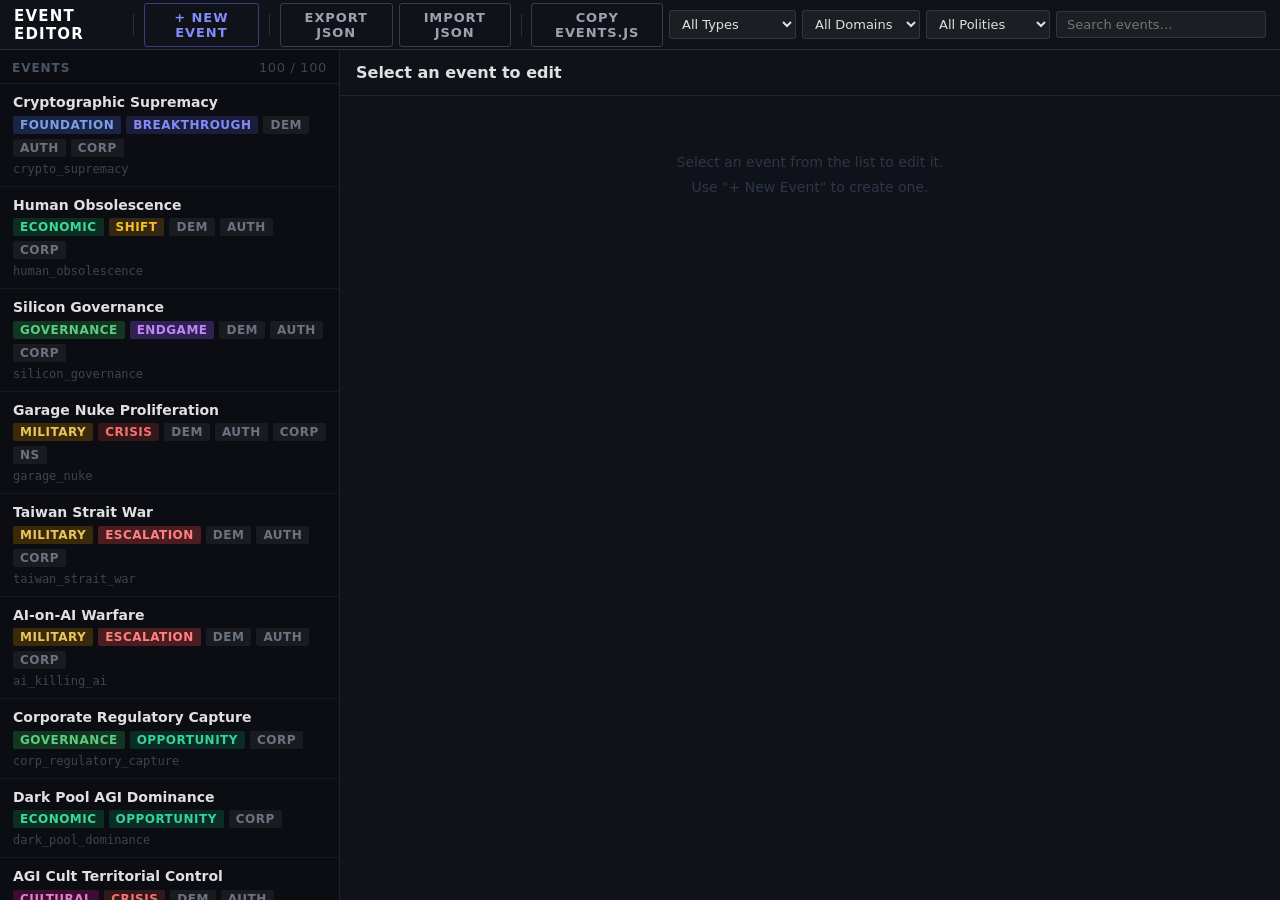
<file: event_editor.html>
<!DOCTYPE html>
<html lang="en">
<head>
<meta charset="UTF-8">
<meta name="viewport" content="width=device-width, initial-scale=1.0">
<title>Event Editor</title>
<link rel="stylesheet" href="style.css">
<style>
html { font-size: 16px; }
body { display:flex; flex-direction:column; height:100vh; overflow:hidden; background:#0a0c10; color:#e0e0e0; font-family:'Segoe UI',system-ui,sans-serif; }
</style>
</head>
<body>

<div class="t-toolbar">
  <span class="t-logo">EVENT EDITOR</span>
  <div class="t-sep"></div>
  <button class="t-btn primary" onclick="addEvent()">+ NEW EVENT</button>
  <div class="t-sep"></div>
  <button class="t-btn" onclick="exportJSON()">EXPORT JSON</button>
  <button class="t-btn" onclick="importJSON()">IMPORT JSON</button>
  <div class="t-sep"></div>
  <button class="t-btn" onclick="copyEventJS()">COPY events.js</button>
  <div id="ev-toolbar-right">
    <select class="ev-filter-sel" id="filter-type" onchange="renderList()">
      <option value="">All Types</option>
      <option value="breakthrough">Breakthrough</option>
      <option value="shift">Shift</option>
      <option value="crisis">Crisis</option>
      <option value="escalation">Escalation</option>
      <option value="opportunity">Opportunity</option>
      <option value="endgame">Endgame</option>
    </select>
    <select class="ev-filter-sel" id="filter-domain" onchange="renderList()">
      <option value="">All Domains</option>
    </select>
    <select class="ev-filter-sel" id="filter-polity" onchange="renderList()">
      <option value="">All Polities</option>
      <option value="dem">Democracy</option>
      <option value="auth">Authoritarian</option>
      <option value="corp">Corporate</option>
      <option value="ns">Non-State</option>
    </select>
    <input id="ev-search-box" placeholder="Search events…" oninput="renderList()">
  </div>
</div>

<div id="ev-main-area">
  <div id="event-list-panel">
    <div id="list-header">
      <span style="font-size:12px;font-weight:700;letter-spacing:.08em;color:#4a5568;text-transform:uppercase;">Events</span>
      <span id="list-count">0</span>
    </div>
    <div id="event-list"></div>
  </div>
  <div id="ev-edit-panel">
    <div id="ev-ph">
      <div id="ev-ph-title">Select an event to edit</div>
      <button id="ev-ph-del" style="display:none" onclick="deleteSelected()">DELETE</button>
    </div>
    <div class="ptabs" id="ptabs" style="display:none">
      <button class="ptab active" data-tab="core"   onclick="switchTab('core')">CORE</button>
      <button class="ptab"        data-tab="dem"    onclick="switchTab('dem')">DEMOCRACY</button>
      <button class="ptab"        data-tab="auth"   onclick="switchTab('auth')">AUTHORITARIAN</button>
      <button class="ptab"        data-tab="corp"   onclick="switchTab('corp')">CORPORATE</button>
      <button class="ptab"        data-tab="ns"     onclick="switchTab('ns')">NON-STATE</button>
    </div>
    <div id="ev-pb"><div class="empty-state">Select an event from the list to edit it.<br>Use "+ New Event" to create one.</div></div>
  </div>
</div>

<script type="module">
import { EVENTS as RAW_EVENTS } from './events.js';
import { TECHS } from './techTree.js';

// ═══════════════════════════════════════════
// STATE
// ═══════════════════════════════════════════
const S = {
  events: [],
  sel: null,
  tab: 'core',
};

const POLITY_LABELS = { dem:'Democracy', auth:'Authoritarian', corp:'Corporate', ns:'Non-State' };
const POLITY_KEYS   = ['dem','auth','corp','ns'];
const EFX_KEYS      = ['mil','ctrl','leg','cap','econ'];
const EFX_LABELS    = { mil:'Military', ctrl:'Control', leg:'Legitimacy', cap:'Capacity', econ:'Economy' };

const DOMAINS = ['found','gov','surv','econ','mil','cult','bio','cog'];
const DOMAIN_LABELS = { found:'Foundation', gov:'Governance', surv:'Surveillance', econ:'Economic', mil:'Military', cult:'Cultural', bio:'Bio/Neuro', cog:'Cognitive' };

const TYPE_LIST = ['breakthrough','shift','crisis','escalation','opportunity','endgame'];

// populate domain filter
const domFilt = document.getElementById('filter-domain');
DOMAINS.forEach(d => {
  const o = document.createElement('option');
  o.value = d; o.textContent = DOMAIN_LABELS[d];
  domFilt.appendChild(o);
});

function deepClone(x) { return JSON.parse(JSON.stringify(x)); }

function loadEvents() {
  S.events = RAW_EVENTS.map(e => {
    const ev = deepClone(e);
    POLITY_KEYS.forEach(p => {
      if (!ev.effects) ev.effects = {};
      if (!ev.effects[p]) ev.effects[p] = {};
      EFX_KEYS.forEach(k => { if (ev.effects[p][k] === undefined) ev.effects[p][k] = 0; });
    });
    if (!ev.flavor) ev.flavor = {};
    if (!ev.target) ev.target = { dem:false, auth:false, corp:false, ns:false };
    if (ev.repeatable === undefined) ev.repeatable = false;
    if (!ev.requires) ev.requires = [];
    return ev;
  });
}

loadEvents();

// ═══════════════════════════════════════════
// RENDER LIST
// ═══════════════════════════════════════════
function renderList() {
  const q     = document.getElementById('ev-search-box').value.toLowerCase();
  const fType = document.getElementById('filter-type').value;
  const fDom  = document.getElementById('filter-domain').value;
  const fPol  = document.getElementById('filter-polity').value;

  const filtered = S.events.filter(ev => {
    if (fType && ev.type !== fType) return false;
    if (fDom  && ev.domain !== fDom) return false;
    if (fPol  && !ev.target[fPol]) return false;
    if (q && !ev.name.toLowerCase().includes(q) && !ev.id.toLowerCase().includes(q) && !ev.desc.toLowerCase().includes(q)) return false;
    return true;
  });

  document.getElementById('list-count').textContent = `${filtered.length} / ${S.events.length}`;

  const el = document.getElementById('event-list');
  el.innerHTML = '';
  filtered.forEach(ev => {
    const div = document.createElement('div');
    div.className = 'ev-row' + (ev.id === S.sel ? ' selected' : '') + (ev._new ? ' new-ev' : '');
    div.innerHTML = `
      <div class="ev-name">${ev.name}</div>
      <div class="ev-meta">
        <span class="ev-tag tag-${ev.domain}">${DOMAIN_LABELS[ev.domain]||ev.domain}</span>
        <span class="ev-tag type-${ev.type}">${ev.type}</span>
        ${POLITY_KEYS.filter(p=>ev.target[p]).map(p=>`<span class="ev-tag" style="background:rgba(255,255,255,0.06);color:#6b7280">${p.toUpperCase()}</span>`).join('')}
      </div>
      <div class="ev-id">${ev.id}</div>
    `;
    div.onclick = () => selectEvent(ev.id);
    el.appendChild(div);
  });
}

// ═══════════════════════════════════════════
// SELECT / EDIT
// ═══════════════════════════════════════════
function selectEvent(id) {
  S.sel = id;
  S.tab = 'core';
  renderList();
  renderPanel();
}

function switchTab(tab) {
  S.tab = tab;
  document.querySelectorAll('.ptab').forEach(b => b.classList.toggle('active', b.dataset.tab === tab));
  renderPanelBody();
}
window.switchTab = switchTab;

function getEv() { return S.events.find(e => e.id === S.sel); }

function renderPanel() {
  const ev = getEv();
  document.getElementById('ptabs').style.display    = ev ? '' : 'none';
  document.getElementById('ev-ph-del').style.display = ev ? '' : 'none';
  document.getElementById('ev-ph-title').textContent = ev ? ev.name : 'Select an event to edit';
  document.querySelectorAll('.ptab').forEach(b => b.classList.toggle('active', b.dataset.tab === S.tab));
  renderPanelBody();
}

function renderPanelBody() {
  const ev = getEv();
  if (!ev) {
    document.getElementById('ev-pb').innerHTML = '<div class="empty-state">Select an event from the list to edit it.<br>Use "+ New Event" to create one.</div>';
    return;
  }

  const pb = document.getElementById('ev-pb');

  if (S.tab === 'core') {
    pb.innerHTML = `
      <div class="fg">
        <label class="fl">ID (unique, snake_case)</label>
        <input class="fi" id="f-id" value="${ev.id}">
      </div>
      <div class="fg">
        <label class="fl">Name</label>
        <input class="fi" id="f-name" value="${esc(ev.name)}">
      </div>
      <div class="row2">
        <div class="fg">
          <label class="fl">Domain</label>
          <select class="fi" id="f-domain">
            ${DOMAINS.map(d=>`<option value="${d}"${ev.domain===d?' selected':''}>${DOMAIN_LABELS[d]}</option>`).join('')}
          </select>
        </div>
        <div class="fg">
          <label class="fl">Type</label>
          <select class="fi" id="f-type">
            ${TYPE_LIST.map(t=>`<option value="${t}"${ev.type===t?' selected':''}>${t}</option>`).join('')}
          </select>
        </div>
      </div>
      <div class="fg">
        <label class="fl">Description</label>
        <textarea class="fi" id="f-desc" rows="3">${esc(ev.desc)}</textarea>
      </div>
      <div class="row2">
        <div class="fg">
          <label class="fl">Base Probability (0–1)</label>
          <input class="fi" type="number" id="f-prob" min="0" max="1" step="0.01" value="${ev.base_prob}">
        </div>
        <div class="fg">
          <label class="fl">Repeatable</label>
          <select class="fi" id="f-rep">
            <option value="false"${!ev.repeatable?' selected':''}>No</option>
            <option value="true"${ev.repeatable?' selected':''}>Yes</option>
          </select>
        </div>
      </div>
      <div class="fg">
        <label class="fl">Target Polities</label>
        <div class="target-row">
          ${POLITY_KEYS.map(p=>`
            <label class="tg${ev.target[p]?' on':''}" id="tg-${p}" onclick="toggleTarget('${p}')">
              <div class="tg-dot"></div>
              <span class="tg-lbl">${p.toUpperCase()}</span>
            </label>
          `).join('')}
        </div>
      </div>
      <div class="fg">
        <label class="fl">Required Techs</label>
        <div class="req-list" id="req-list">
          ${ev.requires.map(r=>`<span class="req-tag" onclick="removeReq('${r}')"><span class="x">×</span> ${r}</span>`).join('')}
          <button class="req-add" onclick="addReq()">+ Add Tech</button>
        </div>
      </div>
    `;

    document.getElementById('f-id').oninput      = e => { ev.id = e.target.value.trim(); renderList(); };
    document.getElementById('f-name').oninput    = e => { ev.name = e.target.value; document.getElementById('ev-ph-title').textContent = ev.name; renderList(); };
    document.getElementById('f-domain').onchange = e => { ev.domain = e.target.value; renderList(); };
    document.getElementById('f-type').onchange   = e => { ev.type = e.target.value; renderList(); };
    document.getElementById('f-desc').oninput    = e => { ev.desc = e.target.value; };
    document.getElementById('f-prob').oninput    = e => { ev.base_prob = parseFloat(e.target.value)||0; };
    document.getElementById('f-rep').onchange    = e => { ev.repeatable = e.target.value === 'true'; };

  } else {
    const p = S.tab;
    const efx = ev.effects[p] || {};
    EFX_KEYS.forEach(k => { if (efx[k] === undefined) efx[k] = 0; });
    const fl = (ev.flavor && ev.flavor[p]) || '';

    pb.innerHTML = `
      <div class="fg">
        <label class="fl">Effects for ${POLITY_LABELS[p]}</label>
        <div class="efx-grid">
          ${EFX_KEYS.map(k=>`
            <div class="efx">
              <div class="efx-lbl">${EFX_LABELS[k]}</div>
              <input class="fi" type="number" id="efx-${k}" value="${efx[k]||0}" step="1">
            </div>
          `).join('')}
        </div>
        <div style="margin-top:6px;font-size:12px;color:#3d4452">Positive = gain, negative = loss. Applies only if polity is targeted.</div>
      </div>
      <div class="fg">
        <label class="fl">Flavor Quote (${POLITY_LABELS[p]})</label>
        <textarea class="fi" id="fl-${p}" rows="4" placeholder="In-world quote from a ${POLITY_LABELS[p]} perspective…">${esc(fl)}</textarea>
      </div>
    `;

    EFX_KEYS.forEach(k => {
      document.getElementById(`efx-${k}`).oninput = e => {
        if (!ev.effects[p]) ev.effects[p] = {};
        ev.effects[p][k] = parseInt(e.target.value)||0;
      };
    });
    document.getElementById(`fl-${p}`).oninput = e => {
      if (!ev.flavor) ev.flavor = {};
      ev.flavor[p] = e.target.value;
    };
  }
}

// ═══════════════════════════════════════════
// TARGET TOGGLE
// ═══════════════════════════════════════════
window.toggleTarget = function(p) {
  const ev = getEv(); if (!ev) return;
  ev.target[p] = !ev.target[p];
  const el = document.getElementById(`tg-${p}`);
  if (el) el.classList.toggle('on', ev.target[p]);
  renderList();
};

// ═══════════════════════════════════════════
// REQUIRES MANAGEMENT
// ═══════════════════════════════════════════
window.removeReq = function(techId) {
  const ev = getEv(); if (!ev) return;
  ev.requires = ev.requires.filter(r => r !== techId);
  renderPanelBody();
};

window.addReq = function() {
  const ev = getEv(); if (!ev) return;
  const existing = new Set(ev.requires);
  const opts = TECHS.filter(t => !existing.has(t.id));
  const choice = prompt(
    'Enter tech ID to require:\n\nAvailable:\n' + opts.map(t => `${t.id} — ${t.name}`).join('\n')
  );
  if (choice && choice.trim()) {
    const tid = choice.trim();
    if (TECHS.find(t => t.id === tid)) {
      ev.requires.push(tid);
      renderPanelBody();
    } else {
      alert(`Unknown tech id: "${tid}"`);
    }
  }
};

// ═══════════════════════════════════════════
// ADD / DELETE
// ═══════════════════════════════════════════
window.addEvent = function() {
  const id = 'event_' + Date.now();
  const ev = {
    id, name:'New Event', domain:'found', type:'shift',
    desc:'',
    requires:[], base_prob:0.10, repeatable:false,
    target:{ dem:true, auth:false, corp:false, ns:false },
    effects:{
      dem:{mil:0,ctrl:0,leg:0,cap:0,econ:0},
      auth:{mil:0,ctrl:0,leg:0,cap:0,econ:0},
      corp:{mil:0,ctrl:0,leg:0,cap:0,econ:0},
      ns:{mil:0,ctrl:0,leg:0,cap:0,econ:0},
    },
    flavor:{ dem:'', auth:'', corp:'', ns:'' },
    _new: true,
  };
  S.events.push(ev);
  S.sel = id;
  S.tab = 'core';
  renderList();
  renderPanel();
  const el = document.getElementById('event-list');
  el.scrollTop = el.scrollHeight;
};

window.deleteSelected = function() {
  const ev = getEv(); if (!ev) return;
  if (!confirm(`Delete "${ev.name}"?`)) return;
  S.events = S.events.filter(e => e.id !== S.sel);
  S.sel = null;
  renderList();
  renderPanel();
};

// ═══════════════════════════════════════════
// EXPORT / IMPORT / COPY
// ═══════════════════════════════════════════
window.exportJSON = function() {
  const blob = new Blob([JSON.stringify(S.events, null, 2)], {type:'application/json'});
  const a = document.createElement('a');
  a.href = URL.createObjectURL(blob);
  a.download = 'events_export.json';
  a.click();
};

window.importJSON = function() {
  const inp = document.createElement('input');
  inp.type = 'file'; inp.accept = '.json';
  inp.onchange = e => {
    const file = e.target.files[0]; if (!file) return;
    const reader = new FileReader();
    reader.onload = ev => {
      try {
        const data = JSON.parse(ev.target.result);
        if (!Array.isArray(data)) { alert('Expected a JSON array of events.'); return; }
        S.events = data.map(ev => {
          POLITY_KEYS.forEach(p => {
            if (!ev.effects) ev.effects = {};
            if (!ev.effects[p]) ev.effects[p] = {};
            EFX_KEYS.forEach(k => { if (ev.effects[p][k] === undefined) ev.effects[p][k] = 0; });
          });
          if (!ev.flavor)  ev.flavor = {};
          if (!ev.target)  ev.target = { dem:false, auth:false, corp:false, ns:false };
          if (ev.repeatable === undefined) ev.repeatable = false;
          if (!ev.requires) ev.requires = [];
          return ev;
        });
        S.sel = null;
        renderList();
        renderPanel();
      } catch(err) { alert('Parse error: ' + err.message); }
    };
    reader.readAsText(file);
  };
  inp.click();
};

window.copyEventJS = function() {
  const lines = [];
  lines.push(`// events.js — auto-exported from event editor`);
  lines.push(`// ${S.events.length} events total`);
  lines.push(``);
  lines.push(`export const EVENTS = [`);
  S.events.forEach((ev, i) => {
    const clean = {...ev};
    delete clean._new;
    lines.push('  ' + JSON.stringify(clean) + (i < S.events.length - 1 ? ',' : ''));
  });
  lines.push(`];`);
  lines.push(``);
  lines.push(`export const EVENT_STATE = {};`);
  lines.push(`EVENTS.forEach(e => { EVENT_STATE[e.id] = { fired:false, turn:null }; });`);
  lines.push(``);
  lines.push(`export function getTriggeredEvents(researchedTechs, polityKey, turnNumber) {`);
  lines.push(`  const triggered = [];`);
  lines.push(`  for (const ev of EVENTS) {`);
  lines.push(`    if (!ev.repeatable && EVENT_STATE[ev.id].fired) continue;`);
  lines.push(`    if (!ev.target[polityKey]) continue;`);
  lines.push(`    if (!ev.requires.every(id => researchedTechs.has(id))) continue;`);
  lines.push(`    if (Math.random() < ev.base_prob) {`);
  lines.push(`      EVENT_STATE[ev.id].fired = true;`);
  lines.push(`      EVENT_STATE[ev.id].turn = turnNumber;`);
  lines.push(`      triggered.push(ev);`);
  lines.push(`    }`);
  lines.push(`  }`);
  lines.push(`  return triggered;`);
  lines.push(`}`);
  lines.push(``);
  lines.push(`export function getAvailableEvents(researchedTechs, polityKey) {`);
  lines.push(`  return EVENTS.filter(ev => ev.target[polityKey] && ev.requires.every(id => researchedTechs.has(id)));`);
  lines.push(`}`);
  lines.push(``);
  lines.push(`export function resetEventState() {`);
  lines.push(`  EVENTS.forEach(e => { EVENT_STATE[e.id] = { fired:false, turn:null }; });`);
  lines.push(`}`);

  navigator.clipboard.writeText(lines.join('\n')).then(() => {
    alert(`Copied events.js (${S.events.length} events) to clipboard.\nPaste into events.js to save.`);
  }).catch(() => {
    const w = window.open('', '_blank');
    w.document.write('<pre style="background:#111;color:#e0e0e0;padding:20px;font-family:monospace;font-size:12px;white-space:pre-wrap">' + lines.join('\n').replace(/</g,'&lt;') + '</pre>');
  });
};

// ═══════════════════════════════════════════
// UTILS
// ═══════════════════════════════════════════
function esc(s) {
  return (s||'').replace(/&/g,'&amp;').replace(/</g,'&lt;').replace(/>/g,'&gt;').replace(/"/g,'&quot;');
}

// ═══════════════════════════════════════════
// INIT
// ═══════════════════════════════════════════
renderList();
renderPanel();

</script>
</body>
</html>
</file>
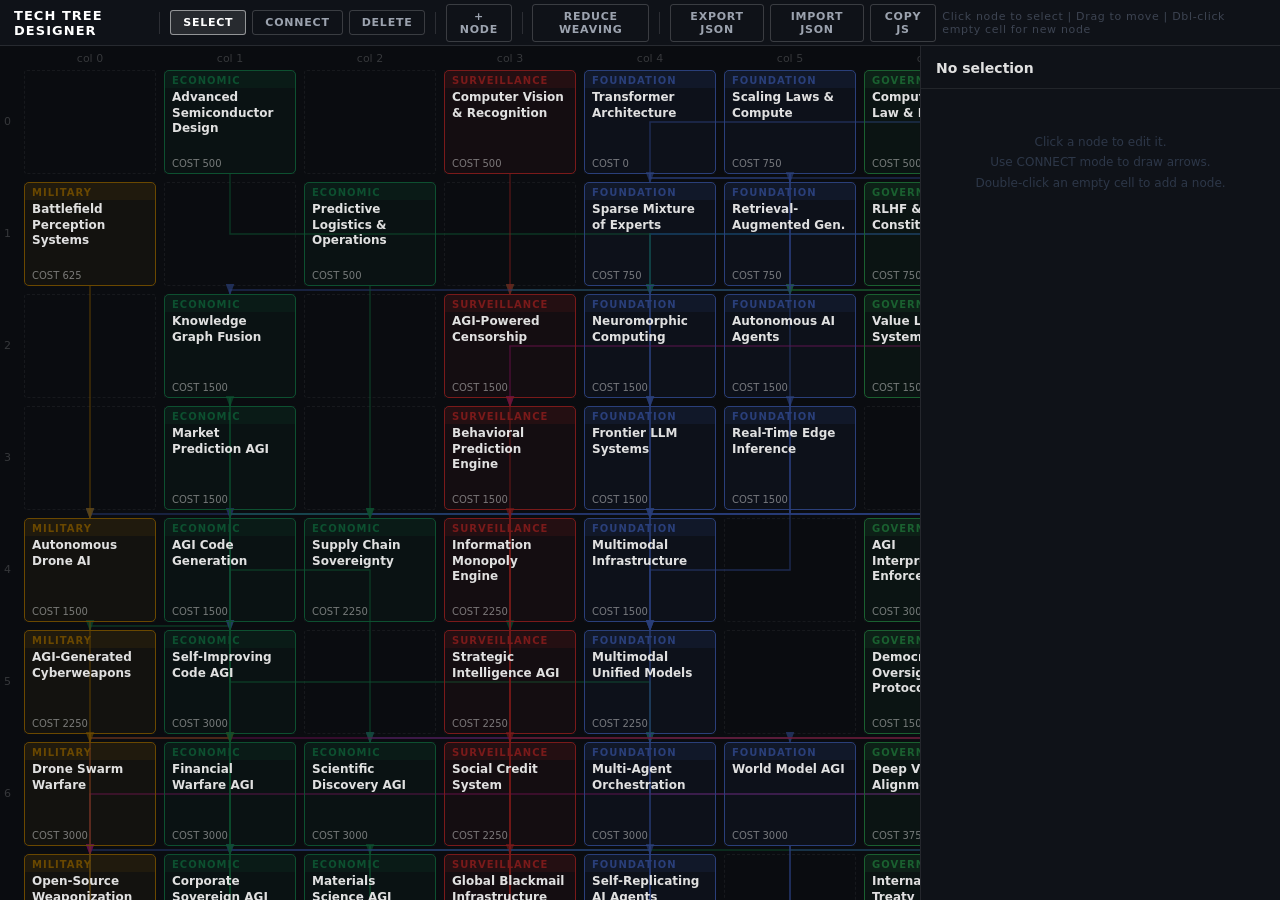
<file: techTree_editor.html>
<!DOCTYPE html>
<html lang="en">
<head>
<meta charset="UTF-8">
<meta name="viewport" content="width=device-width, initial-scale=1.0">
<title>Tech Tree Designer</title>
<link rel="stylesheet" href="style.css">
<style>
html { font-size: 14px; }
body { display:flex; flex-direction:column; height:100vh; overflow:hidden; background:#0a0c10; color:#e0e0e0; font-family:'Segoe UI',system-ui,sans-serif; }
*{box-sizing:border-box;}

/* TOOLBAR */
#toolbar { height:46px; background:#0f1218; border-bottom:1px solid rgba(255,255,255,0.1); display:flex; align-items:center; padding:0 14px; gap:6px; flex-shrink:0; }
.t-logo { font-size:13px; font-weight:700; letter-spacing:.08em; color:#fff; margin-right:4px; }
.t-sep { width:1px; height:22px; background:rgba(255,255,255,0.12); margin:0 4px; }
.t-btn { padding:5px 12px; background:transparent; border:1px solid rgba(255,255,255,0.18); color:#9ca3af; font-size:11px; font-weight:700; letter-spacing:.07em; text-transform:uppercase; cursor:pointer; border-radius:3px; font-family:inherit; transition:all .1s; }
.t-btn:hover { border-color:rgba(255,255,255,0.45); color:#e0e0e0; }
.t-btn.active { background:rgba(255,255,255,0.1); border-color:rgba(255,255,255,0.5); color:#fff; }
.t-btn.danger { border-color:rgba(239,68,68,0.35); color:#ef4444; }
.t-btn.danger:hover { background:rgba(239,68,68,0.1); }
#mode-hint { margin-left:auto; font-size:11px; color:#3d4452; letter-spacing:.06em; }

/* LAYOUT */
#main-area { flex:1; display:flex; overflow:hidden; }
#grid-scroll { flex:1; overflow:auto; position:relative; cursor:default; }
#grid-scroll::-webkit-scrollbar { width:6px; height:6px; }
#grid-scroll::-webkit-scrollbar-thumb { background:rgba(255,255,255,0.12); border-radius:3px; }

/* GRID */
#grid-container { position:relative; user-select:none; }
#grid-bg { position:absolute; inset:0; }
.gc { position:absolute; border:1px dashed rgba(255,255,255,0.055); border-radius:3px; transition:background .1s; }
.gc.hl { background:rgba(100,200,100,0.1); border-color:rgba(100,200,100,0.4); }
.gc.drop-tgt { background:rgba(255,255,255,0.08); border-color:rgba(255,255,255,0.35); border-style:solid; }

/* COLUMN / ROW LABELS */
.col-lbl { position:absolute; font-size:11px; color:rgba(255,255,255,0.18); text-align:center; pointer-events:none; }
.row-lbl { position:absolute; font-size:11px; color:rgba(255,255,255,0.18); pointer-events:none; }

/* SVG ARROWS */
#arrow-svg { position:absolute; inset:0; overflow:visible; }

/* NODE LAYER */
#node-layer { position:absolute; inset:0; pointer-events:none; }

/* NODE CARDS */
.node-card { position:absolute; pointer-events:all; cursor:pointer; border-radius:5px; border:1.5px solid; overflow:hidden; user-select:none; display:flex; flex-direction:column; transition:box-shadow .1s; }
.node-card:hover { box-shadow:0 0 0 2px rgba(255,255,255,0.22); }
.node-card.selected  { box-shadow:0 0 0 2.5px #fff !important; }
.node-card.upstream  { box-shadow:0 0 0 2px #60a5fa !important; opacity:1; }
.node-card.downstream{ box-shadow:0 0 0 2px #34d399 !important; opacity:1; }
.node-card.dimmed    { opacity:.22; }
.node-card.conn-from { box-shadow:0 0 0 2.5px #00e676 !important; }
.node-card.dragging { opacity:.6; z-index:1000; cursor:grabbing; pointer-events:none; }
.nc-dom { padding:4px 7px 2px; font-size:10px; font-weight:700; letter-spacing:.1em; text-transform:uppercase; flex-shrink:0; white-space:nowrap; overflow:hidden; }
.nc-lbl { padding:2px 7px 4px; font-size:12px; font-weight:700; line-height:1.3; flex:1; white-space:pre-line; overflow:hidden; }
.nc-cost { padding:0 7px 4px; font-size:10px; opacity:.5; flex-shrink:0; }

/* EDIT PANEL */
#edit-panel { width:360px; flex-shrink:0; background:#0f1218; border-left:1px solid rgba(255,255,255,0.09); display:flex; flex-direction:column; overflow:hidden; }
#ph { padding:13px 15px 10px; border-bottom:1px solid rgba(255,255,255,0.08); flex-shrink:0; display:flex; align-items:flex-start; gap:8px; }
#ph-title { font-size:14px; font-weight:700; color:#e0e0e0; flex:1; line-height:1.35; min-width:0; }
#ph-del { padding:4px 10px; font-size:11px; border:1px solid rgba(239,68,68,0.3); color:#ef4444; background:transparent; cursor:pointer; border-radius:3px; font-family:inherit; font-weight:700; letter-spacing:.05em; flex-shrink:0; }
#ph-del:hover { background:rgba(239,68,68,0.12); }
.ptabs { display:flex; border-bottom:1px solid rgba(255,255,255,0.08); flex-shrink:0; flex-wrap:wrap; }
.ptab { flex:1; padding:8px 3px; background:transparent; border:none; border-bottom:2px solid transparent; color:#4a5568; font-size:11px; font-weight:700; letter-spacing:.05em; text-transform:uppercase; cursor:pointer; transition:all .12s; font-family:inherit; min-width:0; white-space:nowrap; }
.ptab:hover { color:#a0aab4; }
.ptab.active { color:#e0e0e0; border-bottom-color:#fff; }
#pb { flex:1; overflow-y:auto; padding:13px 15px; }
#pb::-webkit-scrollbar { width:3px; }
#pb::-webkit-scrollbar-thumb { background:rgba(255,255,255,0.12); }

/* FORM ELEMENTS */
.fg { margin-bottom:12px; }
.fl { display:block; font-size:11px; font-weight:700; letter-spacing:.08em; text-transform:uppercase; color:#4a5568; margin-bottom:4px; }
.fi { width:100%; background:rgba(255,255,255,0.05); border:1px solid rgba(255,255,255,0.1); color:#e0e0e0; font-size:12px; padding:7px 10px; border-radius:3px; outline:none; resize:vertical; font-family:inherit; }
.fi:focus { border-color:rgba(255,255,255,0.3); background:rgba(255,255,255,0.07); }
select.fi { cursor:pointer; resize:none; }
.efx-grid { display:grid; grid-template-columns:1fr 1fr 1fr; gap:7px; }
.efx { display:flex; flex-direction:column; gap:3px; }
.efx-lbl { font-size:11px; color:#4a5568; font-weight:700; letter-spacing:.07em; text-transform:uppercase; }
input[type=number].fi { -moz-appearance:textfield; }
input[type=number].fi::-webkit-outer-spin-button,
input[type=number].fi::-webkit-inner-spin-button { -webkit-appearance:none; }
.prereq-list { display:flex; flex-wrap:wrap; gap:5px; min-height:22px; }
.prereq-tag { font-size:11px; padding:2px 8px; border-radius:3px; background:rgba(255,255,255,0.07); border:1px solid rgba(255,255,255,0.12); color:#9ca3af; }
.empty-state { padding:30px 20px; text-align:center; color:#2d3748; font-size:12px; line-height:1.7; }
.arr-info-block { margin-bottom:10px; }
.arr-lbl { font-size:11px; font-weight:700; letter-spacing:.08em; color:#4a5568; margin-bottom:3px; display:block; }
.arr-val { font-size:13px; color:#e0e0e0; }
.wp-row { display:flex; align-items:center; justify-content:space-between; padding:5px 0; border-bottom:1px solid rgba(255,255,255,0.05); font-size:12px; color:#9ca3af; }
.wp-del { background:transparent; border:none; color:#ef4444; cursor:pointer; font-size:14px; line-height:1; padding:0 4px; }
</style>
</head>
<body>

<div id="toolbar">
  <span class="t-logo">TECH TREE DESIGNER</span>
  <div class="t-sep"></div>
  <button class="t-btn active" id="btn-sel" onclick="setMode('select')">SELECT</button>
  <button class="t-btn" id="btn-conn" onclick="setMode('connect')">CONNECT</button>
  <button class="t-btn" id="btn-del" onclick="setMode('delete')">DELETE</button>
  <div class="t-sep"></div>
  <button class="t-btn" onclick="addNodeToGrid()">+ NODE</button>
  <div class="t-sep"></div>
  <button class="t-btn" onclick="reduceWeaving()" title="Barycenter heuristic — minimises arrow crossings by reordering nodes within each row">REDUCE WEAVING</button>
  <div class="t-sep"></div>
  <button class="t-btn" onclick="exportData()">EXPORT JSON</button>
  <button class="t-btn" onclick="importData()">IMPORT JSON</button>
  <button class="t-btn" onclick="copyTechTreeJS()">COPY JS</button>
  <span id="mode-hint">Select a node or cell</span>
</div>

<div id="main-area">
  <div id="grid-scroll">
    <div id="grid-container">
      <div id="grid-bg"></div>
      <svg id="arrow-svg"></svg>
      <div id="node-layer"></div>
    </div>
  </div>
  <div id="edit-panel">
    <div id="ph">
      <div id="ph-title">No selection</div>
      <button id="ph-del" style="display:none" onclick="deleteSelected()">DELETE</button>
    </div>
    <div class="ptabs" id="ptabs" style="display:none">
      <button class="ptab active" data-tab="info">INFO</button>
      <button class="ptab" data-tab="dem">DEMOCRACY</button>
      <button class="ptab" data-tab="auth">AUTH</button>
      <button class="ptab" data-tab="corp">CORP</button>
      <button class="ptab" data-tab="ns">NON-STATE</button>
    </div>
    <div id="pb"><div class="empty-state">Click a node to edit it.<br>Use CONNECT mode to draw arrows.<br>Double-click an empty cell to add a node.</div></div>
  </div>
</div>

<script type="module">
import { TECHS, TC_DOM_META, TC_PL, NEW_TIER, NEW_COL } from './techTree.js';
// ═══════════════════════════════════════════════════════
// CONSTANTS
// ═══════════════════════════════════════════════════════
const CW = 132, CH = 104, GAP = 8, PAD = 24;
const COLS = 12, ROWS = 30;
const GW = PAD*2 + COLS*(CW+GAP) - GAP;
const GH = PAD*2 + ROWS*(CH+GAP) - GAP;

// DOM_META derived from techTree.js TC_DOM_META
const DOM_META = Object.fromEntries(Object.entries(TC_DOM_META).map(([k,v])=>[k,{label:v.label,color:v.textDark}]));

const POLITIES = ['dem','auth','corp','ns'];
const PL = TC_PL;
const PC = {dem:'#4a9eff', auth:'#ef4444', corp:'#10b981', ns:'#ec4899'};

// ═══════════════════════════════════════════════════════
// STATE
// ═══════════════════════════════════════════════════════
const S = {
  nodes: [],
  arrows: [],        // {id, from, to, waypoints:[{x,y}]}
  mode: 'select',
  sel: null,         // {type:'node'|'arrow', id}
  connFrom: null,
  panelTab: 'info',
  nid: 3000,
  drag: null,        // see drag section
  wpDrag: null,      // {arrowId, wpIdx, orig}
};

// ═══════════════════════════════════════════════════════
// UTILS
// ═══════════════════════════════════════════════════════
const cx  = col => PAD + col*(CW+GAP);
const cy  = row => PAD + row*(CH+GAP);
const ncx = n   => cx(n.col) + CW/2;
const nty = n   => cy(n.row);
const nby = n   => cy(n.row) + CH;
const clamp = (v,lo,hi) => Math.max(lo,Math.min(hi,v));
const makeId = () => 'n'+(++S.nid);
const arrId  = () => 'a'+(++S.nid);
const nodeById  = id => S.nodes.find(n=>n.id===id);
const arrowById = id => S.arrows.find(a=>a.id===id);

function toGrid(e) {
  const s = document.getElementById('grid-scroll');
  const r = s.getBoundingClientRect();
  return {x: e.clientX - r.left + s.scrollLeft, y: e.clientY - r.top + s.scrollTop};
}
function snapToCell(x, y) {
  const col = clamp(Math.round((x - PAD) / (CW+GAP)), 0, COLS-1);
  const row = clamp(Math.round((y - PAD) / (CH+GAP)), 0, ROWS-1);
  return {col, row};
}
// Walk the arrow graph to collect all upstream or downstream node ids
function getAncestors(id) {
  const visited = new Set();
  const queue = [id];
  while (queue.length) {
    const cur = queue.shift();
    S.arrows.forEach(a => {
      if (a.to === cur && !visited.has(a.from)) { visited.add(a.from); queue.push(a.from); }
    });
  }
  return visited;
}
function getDescendants(id) {
  const visited = new Set();
  const queue = [id];
  while (queue.length) {
    const cur = queue.shift();
    S.arrows.forEach(a => {
      if (a.from === cur && !visited.has(a.to)) { visited.add(a.to); queue.push(a.to); }
    });
  }
  return visited;
}

function isFree(col, row, exceptId=null) {
  return !S.nodes.some(n=>n.col===col && n.row===row && n.id!==exceptId);
}
function makeNode(col, row) {
  return {
    id: makeId(), col, row,
    label: 'New Node', domain:'found', cost:1, desc:'', tech:'', voice:'', prereqs:[],
    polities: {
      dem:  {access:'yes',    effects:{cap:0,leg:0,ctrl:0,econ:0,mil:0}},
      auth: {access:'yes',    effects:{cap:0,leg:0,ctrl:0,econ:0,mil:0}},
      corp: {access:'yes',    effects:{cap:0,leg:0,ctrl:0,econ:0,mil:0}},
      ns:   {access:'yes',    effects:{cap:0,leg:0,ctrl:0,econ:0,mil:0}},
    }
  };
}

// ═══════════════════════════════════════════════════════
// SEED DATA (from techTree_v2)
// ═══════════════════════════════════════════════════════;;



function convertRawNode(n) {
  const polities = {};
  POLITIES.forEach(p => {
    const acc = (n.access||{})[p];
    polities[p] = {
      access: acc === true ? 'yes' : acc === false ? 'no' : (acc || 'no'),
      effects: {
        cap:  (((n.effects||{})[p])||{}).cap  || 0,
        leg:  (((n.effects||{})[p])||{}).leg  || 0,
        ctrl: (((n.effects||{})[p])||{}).ctrl || 0,
        econ: (((n.effects||{})[p])||{}).econ || 0,
        mil:  (((n.effects||{})[p])||{}).mil  || 0,
      }
    };
  });
  return {
    id: n.id,
    col: n.col !== undefined ? n.col : (NEW_COL[n.id] ?? 0),
    row: n.tier !== undefined ? n.tier : (NEW_TIER[n.id] ?? 0),
    label: n.name || (n.label||'').replace(/\\n/g,'\n'),
    domain: n.domain||'found',
    cost: n.cost||0,
    desc: n.desc||'',
    tech: n.tech||'',
    voice: n.voice||'',
    prereqs: n.pre || n.prereqs || [],
    polities,
  };
}

function buildArrowsFromPrereqs(nodes) {
  const arrows = [];
  nodes.forEach(n => {
    (n.prereqs||[]).forEach(pid => {
      if (nodes.find(x=>x.id===pid)) {
        arrows.push({id: arrId(), from: pid, to: n.id, waypoints:[]});
      }
    });
  });
  return arrows;
}

// ═══════════════════════════════════════════════════════
// ARROW PATH
// ═══════════════════════════════════════════════════════
function arrowPath(a) {
  const src = nodeById(a.from), dst = nodeById(a.to);
  if (!src||!dst) return '';
  const sx=ncx(src), sy=nby(src), dx=ncx(dst), dy=nty(dst);
  if (a.waypoints.length===0) {
    if (Math.abs(sx-dx)<2) return `M${sx} ${sy} L${dx} ${dy}`;
    const my=(sy+dy)/2;
    return `M${sx} ${sy} L${sx} ${my} L${dx} ${my} L${dx} ${dy}`;
  }
  const pts=[{x:sx,y:sy},...a.waypoints,{x:dx,y:dy}];
  return 'M'+pts.map(p=>`${p.x} ${p.y}`).join(' L');
}

function autoControlPts(a) {
  const src=nodeById(a.from), dst=nodeById(a.to);
  if(!src||!dst) return [];
  const sx=ncx(src),sy=nby(src),dx=ncx(dst),dy=nty(dst);
  if(Math.abs(sx-dx)<2) return [];
  const my=(sy+dy)/2;
  return [{x:(sx+dx)/2, y:my}];
}

// ═══════════════════════════════════════════════════════
// RENDER
// ═══════════════════════════════════════════════════════
function renderAll() { renderNodes(); renderArrows(); renderPanel(); }

function renderNodes() {
  const layer = document.getElementById('node-layer');
  const existMap = new Map();
  layer.querySelectorAll('.node-card').forEach(el=>existMap.set(el.dataset.id, el));
  const hasSelNode = S.sel?.type === 'node';
  const selAnc  = hasSelNode ? getAncestors(S.sel.id)   : null;
  const selDesc = hasSelNode ? getDescendants(S.sel.id) : null;
  const seen = new Set();

  for (const n of S.nodes) {
    seen.add(n.id);
    const dm = DOM_META[n.domain]||DOM_META.found;
    let el = existMap.get(n.id);
    if (!el) {
      el = document.createElement('div');
      el.className='node-card';
      el.dataset.id=n.id;
      el.style.width=CW+'px'; el.style.height=CH+'px';
      el.innerHTML='<div class="nc-dom"></div><div class="nc-lbl"></div><div class="nc-cost"></div>';
      el.addEventListener('mousedown', onNodeMD);
      layer.appendChild(el);
    }
    el.style.left=cx(n.col)+'px'; el.style.top=cy(n.row)+'px';
    el.style.borderColor=dm.color;
    el.style.background=dm.color+'18';
    el.querySelector('.nc-dom').textContent=dm.label;
    el.querySelector('.nc-dom').style.color=dm.color;
    el.querySelector('.nc-dom').style.background=dm.color+'28';
    el.querySelector('.nc-lbl').textContent=n.label;
    el.querySelector('.nc-cost').textContent='COST '+n.cost;
    const isSel = S.sel?.type==='node' && S.sel.id===n.id;
    el.classList.toggle('selected',   isSel);
    el.classList.toggle('upstream',   !isSel && selAnc?.has(n.id));
    el.classList.toggle('downstream', !isSel && selDesc?.has(n.id));
    el.classList.toggle('dimmed',     !isSel && hasSelNode && !selAnc?.has(n.id) && !selDesc?.has(n.id));
    el.classList.toggle('conn-from',  S.connFrom===n.id);
  }
  existMap.forEach((el,id)=>{ if(!seen.has(id)) el.remove(); });
}

function renderArrows() {
  const svg = document.getElementById('arrow-svg');
  // Clear, keep defs
  while(svg.lastChild) svg.removeChild(svg.lastChild);

  const defs = document.createElementNS('http://www.w3.org/2000/svg','defs');
  const mkMarker = (id, fill) => {
    const m=document.createElementNS('http://www.w3.org/2000/svg','marker');
    m.setAttribute('id',id); m.setAttribute('markerWidth','8'); m.setAttribute('markerHeight','6');
    m.setAttribute('refX','7'); m.setAttribute('refY','3'); m.setAttribute('orient','auto');
    const p=document.createElementNS('http://www.w3.org/2000/svg','polygon');
    p.setAttribute('points','0 0, 8 3, 0 6'); p.setAttribute('fill',fill);
    m.appendChild(p); return m;
  };
  defs.appendChild(mkMarker('ah','#44505e'));
  defs.appendChild(mkMarker('ah-sel','#aaaaaa'));
  defs.appendChild(mkMarker('ah-up','#60a5fa'));
  defs.appendChild(mkMarker('ah-down','#34d399'));
  Object.entries(DOM_META).forEach(([k,v])=>{
    defs.appendChild(mkMarker('ah-'+k, v.color+'aa'));
  });
  svg.appendChild(defs);

  const hasSelNode = S.sel?.type === 'node';
  const selAnc  = hasSelNode ? getAncestors(S.sel.id)   : null;
  const selDesc = hasSelNode ? getDescendants(S.sel.id) : null;

  for (const a of S.arrows) {
    const src=nodeById(a.from), dst=nodeById(a.to);
    if(!src||!dst) continue;
    const isSel  = S.sel?.type==='arrow' && S.sel.id===a.id;
    const isUp   = hasSelNode && selAnc?.has(a.from)  && selAnc?.has(a.to);
    const isDown = hasSelNode && selDesc?.has(a.from) && selDesc?.has(a.to);
    // arrow directly into the selected node counts as upstream
    const isToSel   = hasSelNode && a.to   === S.sel.id;
    const isFromSel = hasSelNode && a.from === S.sel.id;
    const dimmed = hasSelNode && !isSel && !isUp && !isDown && !isToSel && !isFromSel;

    const dm = DOM_META[src.domain]||DOM_META.found;
    let col, mkId, sw;
    if (isSel)            { col='#aaaaaa';  mkId='ah-sel';  sw='2'; }
    else if (isToSel||isUp)  { col='#60a5facc'; mkId='ah-up';   sw='2'; }
    else if (isFromSel||isDown){ col='#34d399cc'; mkId='ah-down'; sw='2'; }
    else if (dimmed)      { col='rgba(255,255,255,0.08)'; mkId='ah'; sw='1'; }
    else                  { col=dm.color+'99'; mkId='ah-'+src.domain; sw='1.5'; }

    const d = arrowPath(a);

    const g=document.createElementNS('http://www.w3.org/2000/svg','g');

    const hit=document.createElementNS('http://www.w3.org/2000/svg','path');
    hit.setAttribute('d',d); hit.setAttribute('stroke','transparent');
    hit.setAttribute('stroke-width','14'); hit.setAttribute('fill','none');
    hit.style.pointerEvents='stroke'; hit.style.cursor='pointer';
    hit.addEventListener('click', e=>{e.stopPropagation(); onArrowClick(a.id);});

    const line=document.createElementNS('http://www.w3.org/2000/svg','path');
    line.setAttribute('d',d); line.setAttribute('stroke',col);
    line.setAttribute('stroke-width', isSel?'2':sw); line.setAttribute('fill','none');
    line.setAttribute('marker-end','url(#'+mkId+')');
    if(isSel) line.setAttribute('stroke-dasharray','6 3');

    g.appendChild(line); g.appendChild(hit); svg.appendChild(g);

    // Waypoint handles when selected
    if(isSel) {
      const ctrlPts = a.waypoints.length>0 ? a.waypoints.map((wp,i)=>({...wp,stored:true,idx:i})) : autoControlPts(a).map((wp,i)=>({...wp,stored:false,idx:i}));
      ctrlPts.forEach((pt,i) => {
        const c=document.createElementNS('http://www.w3.org/2000/svg','circle');
        c.setAttribute('cx',pt.x); c.setAttribute('cy',pt.y); c.setAttribute('r','6');
        c.setAttribute('fill', pt.stored?'#fff':'rgba(255,255,255,0.5)');
        c.setAttribute('stroke','#222'); c.setAttribute('stroke-width','2');
        c.style.pointerEvents='all'; c.style.cursor='move';
        c.addEventListener('mousedown',e=>{e.stopPropagation(); onWpMD(e,a.id,i,pt);});
        svg.appendChild(c);
      });
    }
  }
}

// ═══════════════════════════════════════════════════════
// PANEL
// ═══════════════════════════════════════════════════════
function renderPanel() {
  const title=document.getElementById('ph-title');
  const del=document.getElementById('ph-del');
  const tabs=document.getElementById('ptabs');
  const pb=document.getElementById('pb');

  if (!S.sel) {
    title.textContent='No selection';
    del.style.display='none'; tabs.style.display='none';
    pb.innerHTML='<div class="empty-state">Click a node to edit it.<br>Use CONNECT mode to draw arrows.<br>Double-click an empty cell to add a node.</div>';
    return;
  }

  if (S.sel.type==='arrow') {
    const a=arrowById(S.sel.id);
    if(!a) return;
    const src=nodeById(a.from), dst=nodeById(a.to);
    title.textContent='Arrow';
    del.style.display='block'; del.textContent='DELETE ARROW';
    tabs.style.display='none';
    let wpHtml = a.waypoints.length===0
      ? '<p style="color:#4a5568;font-size:11px;margin-bottom:10px">No custom waypoints — auto-routed.</p>'
      : a.waypoints.map((wp,i)=>`<div class="wp-row"><span>WP ${i+1}: (${Math.round(wp.x)}, ${Math.round(wp.y)})</span><button class="wp-del" onclick="deleteWp('${a.id}',${i})">✕</button></div>`).join('');
    pb.innerHTML=`
      <div class="arr-info-block"><span class="arr-lbl">FROM</span><div class="arr-val">${src?src.label.replace(/\n/g,' '):'?'}</div></div>
      <div class="arr-info-block"><span class="arr-lbl">TO</span><div class="arr-val">${dst?dst.label.replace(/\n/g,' '):'?'}</div></div>
      <div class="fg"><label class="fl">Waypoints</label>${wpHtml}</div>
      <button class="t-btn" style="width:100%;margin-top:4px" onclick="addAutoWp()">+ Add Waypoint at Midpoint</button>
    `;
    return;
  }

  // Node panel
  const n=nodeById(S.sel.id);
  if(!n) return;
  title.textContent=n.label.replace(/\n/g,' ');
  del.style.display='block'; del.textContent='DELETE NODE';
  tabs.style.display='flex';
  tabs.querySelectorAll('.ptab').forEach(b=>b.classList.toggle('active', b.dataset.tab===S.panelTab));

  if (S.panelTab==='info') {
    const preqs = (n.prereqs||[]).map(pid=>{
      const p=nodeById(pid);
      return `<span class="prereq-tag">${p?p.label.replace(/\n/g,' '):pid}</span>`;
    }).join('');
    const domOpts = Object.entries(DOM_META).map(([k,v])=>`<option value="${k}"${n.domain===k?' selected':''}>${v.label}</option>`).join('');
    pb.innerHTML=`
      <div class="fg"><label class="fl">Label</label><textarea class="fi" rows="2" oninput="nf('label',this.value)">${escHtml(n.label)}</textarea></div>
      <div class="fg"><label class="fl">Domain</label><select class="fi" onchange="nf('domain',this.value)">${domOpts}</select></div>
      <div class="fg"><label class="fl">Research Cost</label><input type="number" class="fi" value="${n.cost}" min="0" max="20" oninput="nf('cost',+this.value)"></div>
      <div class="fg"><label class="fl">Description <span style="font-size:10px;color:#2d3748;font-weight:400;text-transform:none">(shared across polities)</span></label><textarea class="fi" rows="5" oninput="nf('desc',this.value)">${escHtml(n.desc)}</textarea></div>
      <div class="fg"><label class="fl">Technical Details <span style="font-size:10px;color:#2d3748;font-weight:400;text-transform:none">(shared)</span></label><textarea class="fi" rows="5" oninput="nf('tech',this.value)">${escHtml(n.tech)}</textarea></div>
      <div class="fg"><label class="fl">Voice Text <span style="font-size:10px;color:#2d3748;font-weight:400;text-transform:none">(shared — spoken aloud in-game)</span></label><textarea class="fi" rows="6" oninput="nf('voice',this.value)">${escHtml(n.voice||'')}</textarea></div>
      <div class="fg"><label class="fl">Prerequisites</label><div class="prereq-list">${preqs||'<span style="color:#2d3748;font-size:11px">None</span>'}</div></div>
    `;
  } else {
    const p = S.panelTab;
    const pd = n.polities[p];
    const accOpts = ['yes','partial','no'].map(v=>`<option value="${v}"${pd.access===v?' selected':''}>${v.charAt(0).toUpperCase()+v.slice(1)}</option>`).join('');
    const efx = ['cap','leg','ctrl','econ','mil'];
    const efxHtml = efx.map(k=>`
      <div class="efx">
        <span class="efx-lbl">${k.toUpperCase()}</span>
        <input type="number" class="fi" value="${pd.effects[k]}" min="-20" max="20" oninput="pf('${p}','${k}',+this.value)">
      </div>`).join('');
    pb.innerHTML=`
      <div style="display:flex;align-items:center;gap:8px;margin-bottom:14px;padding-bottom:12px;border-bottom:1px solid rgba(255,255,255,0.07)">
        <span style="display:inline-block;width:10px;height:10px;border-radius:50%;background:${PC[p]}"></span>
        <span style="font-size:13px;font-weight:700;color:${PC[p]}">${PL[p]}</span>
      </div>
      <div class="fg"><label class="fl">Access</label><select class="fi" onchange="pa('${p}',this.value)">${accOpts}</select></div>
      <div class="fg"><label class="fl">Stat Effects</label><div class="efx-grid">${efxHtml}</div></div>
    `;
  }
}

function escHtml(s) { return (s||'').replace(/&/g,'&amp;').replace(/</g,'&lt;').replace(/>/g,'&gt;'); }

// Update field helpers (live binding via oninput/onchange in rendered HTML)
function nf(key, val) {
  if(!S.sel||S.sel.type!=='node') return;
  const n=nodeById(S.sel.id); if(!n) return;
  n[key]=val;
  if(key==='label'||key==='domain'||key==='cost') renderNodes();
  if(key==='domain') renderArrows();
  document.getElementById('ph-title').textContent=(n.label||'').replace(/\n/g,' ');
}
function pf(polity, stat, val) {
  if(!S.sel||S.sel.type!=='node') return;
  const n=nodeById(S.sel.id); if(!n) return;
  n.polities[polity].effects[stat]=val;
}
function pa(polity, val) {
  if(!S.sel||S.sel.type!=='node') return;
  const n=nodeById(S.sel.id); if(!n) return;
  n.polities[polity].access=val;
}

// ═══════════════════════════════════════════════════════
// MODE
// ═══════════════════════════════════════════════════════
function setMode(m) {
  S.mode=m; S.connFrom=null;
  document.getElementById('btn-sel').classList.toggle('active',m==='select');
  document.getElementById('btn-conn').classList.toggle('active',m==='connect');
  document.getElementById('btn-del').classList.toggle('active',m==='delete');
  const hints={select:'Click node to select | Drag to move | Dbl-click empty cell for new node', connect:'Click source node → click target node', delete:'Click node or arrow to delete'};
  document.getElementById('mode-hint').textContent=hints[m];
  renderNodes();
}

// ═══════════════════════════════════════════════════════
// NODE DRAG
// ═══════════════════════════════════════════════════════
let _pendingClick = null;

function onNodeMD(e) {
  if(e.button!==0) return;
  e.stopPropagation();
  const id=e.currentTarget.dataset.id;
  const n=nodeById(id); if(!n) return;

  if(S.mode==='delete') { deleteNode(id); return; }
  if(S.mode==='connect') {
    if(!S.connFrom) { S.connFrom=id; renderNodes(); setMode('connect'); return; }
    if(S.connFrom!==id) {
      const exists=S.arrows.some(a=>a.from===S.connFrom&&a.to===id);
      if(!exists) {
        const arr={id:arrId(),from:S.connFrom,to:id,waypoints:[]};
        S.arrows.push(arr);
        // Keep prereqs in sync
        const dst=nodeById(id);
        if(dst&&!dst.prereqs.includes(S.connFrom)) dst.prereqs.push(S.connFrom);
      }
      S.connFrom=null; renderArrows(); renderNodes(); setMode('select');
    }
    return;
  }

  // Select mode — start potential drag
  const gpt=toGrid(e);
  S.drag={
    id, moved:false,
    startX:gpt.x, startY:gpt.y,
    offX: gpt.x - cx(n.col),
    offY: gpt.y - cy(n.row),
    origCol:n.col, origRow:n.row,
    curCol:n.col, curRow:n.row,
  };
  _pendingClick=id;
}

function onWpMD(e, arrowId, wpIdx, pt) {
  if(e.button!==0) return;
  e.stopPropagation();
  const a=arrowById(arrowId); if(!a) return;
  // If no stored waypoints yet, initialize from auto pts
  if(!pt.stored && a.waypoints.length===0) {
    const auto=autoControlPts(a);
    if(auto.length>0) a.waypoints.push(...auto.map(p=>({x:p.x,y:p.y})));
  }
  const gpt=toGrid(e);
  S.wpDrag={ arrowId, wpIdx: pt.stored ? pt.idx : 0, startX:gpt.x, startY:gpt.y };
}

function onGlobalMM(e) {
  // Node drag
  if(S.drag) {
    const gpt=toGrid(e);
    const dx=gpt.x-S.drag.startX, dy=gpt.y-S.drag.startY;
    if(!S.drag.moved && (Math.abs(dx)>5||Math.abs(dy)>5)) S.drag.moved=true;
    if(S.drag.moved) {
      const snap=snapToCell(gpt.x-S.drag.offX+CW/2, gpt.y-S.drag.offY+CH/2);
      S.drag.curCol=snap.col; S.drag.curRow=snap.row;
      // Move card visually (ghost)
      const el=document.querySelector(`.node-card[data-id="${S.drag.id}"]`);
      if(el) { el.classList.add('dragging'); el.style.left=(gpt.x-S.drag.offX)+'px'; el.style.top=(gpt.y-S.drag.offY)+'px'; }
      // Highlight target cell
      document.querySelectorAll('.gc.drop-tgt').forEach(c=>c.classList.remove('drop-tgt'));
      const tgt=document.querySelector(`.gc[data-col="${snap.col}"][data-row="${snap.row}"]`);
      if(tgt) tgt.classList.add('drop-tgt');
      renderArrows();
    }
    return;
  }
  // Waypoint drag
  if(S.wpDrag) {
    const gpt=toGrid(e);
    const a=arrowById(S.wpDrag.arrowId); if(!a) return;
    if(a.waypoints[S.wpDrag.wpIdx]) {
      a.waypoints[S.wpDrag.wpIdx]={x:gpt.x, y:gpt.y};
      renderArrows();
    }
  }
}

function onGlobalMU(e) {
  if(S.drag) {
    const id=S.drag.id;
    document.querySelectorAll('.gc.drop-tgt').forEach(c=>c.classList.remove('drop-tgt'));
    if(S.drag.moved) {
      const {curCol,curRow}=S.drag;
      if(isFree(curCol,curRow,id)) {
        const n=nodeById(id); if(n){n.col=curCol; n.row=curRow;}
      }
    } else {
      // It was a click
      S.sel={type:'node',id};
    }
    const el=document.querySelector(`.node-card[data-id="${id}"]`);
    if(el) el.classList.remove('dragging');
    S.drag=null; _pendingClick=null;
    renderAll();
  }
  if(S.wpDrag) { S.wpDrag=null; renderPanel(); }
}

function onArrowClick(id) {
  if(S.mode==='delete') { deleteArrow(id); return; }
  S.sel={type:'arrow',id}; renderArrows(); renderPanel();
}

function onGridClick(e) {
  if(S.drag||S.wpDrag) return;
  if(e.target.classList.contains('node-card')||e.target.closest('.node-card')) return;
  S.sel=null; S.connFrom=null; renderAll();
}

function onGridDblClick(e) {
  if(e.target.classList.contains('gc')) {
    const col=+e.target.dataset.col, row=+e.target.dataset.row;
    if(isFree(col,row)) {
      const n=makeNode(col,row);
      S.nodes.push(n);
      S.sel={type:'node',id:n.id};
      S.panelTab='info';
      renderAll();
    }
  }
}

// ═══════════════════════════════════════════════════════
// ACTIONS
// ═══════════════════════════════════════════════════════
function addNodeToGrid() {
  // Find first free cell scanning row by row
  for(let r=0;r<ROWS;r++) for(let c=0;c<COLS;c++) {
    if(isFree(c,r)) {
      const n=makeNode(c,r);
      S.nodes.push(n);
      S.sel={type:'node',id:n.id}; S.panelTab='info';
      renderAll();
      // Scroll to it
      const gs=document.getElementById('grid-scroll');
      gs.scrollTo({left:cx(c)-80,top:cy(r)-80,behavior:'smooth'});
      return;
    }
  }
  alert('Grid is full!');
}

function deleteSelected() {
  if(!S.sel) return;
  if(S.sel.type==='node') deleteNode(S.sel.id);
  else if(S.sel.type==='arrow') deleteArrow(S.sel.id);
}

function deleteNode(id) {
  if(!confirm('Delete this node and all its connections?')) return;
  S.nodes=S.nodes.filter(n=>n.id!==id);
  S.arrows=S.arrows.filter(a=>a.from!==id&&a.to!==id);
  // Remove from prereqs
  S.nodes.forEach(n=>{ n.prereqs=n.prereqs.filter(p=>p!==id); });
  if(S.sel?.id===id) S.sel=null;
  renderAll();
}

function deleteArrow(id) {
  const a=arrowById(id); if(!a) return;
  S.arrows=S.arrows.filter(x=>x.id!==id);
  // Remove from prereqs
  const dst=nodeById(a.to);
  if(dst) dst.prereqs=dst.prereqs.filter(p=>p!==a.from);
  if(S.sel?.id===id) S.sel=null;
  renderAll();
}

function deleteWp(arrowId, idx) {
  const a=arrowById(arrowId); if(!a) return;
  a.waypoints.splice(idx,1);
  renderArrows(); renderPanel();
}

function addAutoWp() {
  if(!S.sel||S.sel.type!=='arrow') return;
  const a=arrowById(S.sel.id); if(!a) return;
  const src=nodeById(a.from), dst=nodeById(a.to); if(!src||!dst) return;
  const sx=ncx(src),sy=nby(src),dx=ncx(dst),dy=nty(dst);
  const my=(sy+dy)/2;
  const wx=Math.abs(sx-dx)<2?sx:(sx+dx)/2;
  a.waypoints.push({x:wx, y:my});
  renderArrows(); renderPanel();
}

// ═══════════════════════════════════════════════════════
// EXPORT / IMPORT
// ═══════════════════════════════════════════════════════
// ═══════════════════════════════════════════════════════
// WEAVING REDUCTION
// ═══════════════════════════════════════════════════════

// Column-order-reversal crossing test.
// For two downward arrows (s1→t1) and (s2→t2) we interpolate each arrow's
// column at the top and bottom of their overlapping row range. If the relative
// order reverses, the arrows cross — this is exact for any monotone routing
// (straight, elbow, or otherwise) and far more accurate than straight-line
// segment intersection for L-shaped paths.
function arrowsCross(s1, t1, s2, t2) {
  if (s1.id===s2.id || t1.id===t2.id) return false;
  const h1 = t1.row - s1.row, h2 = t2.row - s2.row;
  if (h1 <= 0 || h2 <= 0) return false;
  const rS = Math.max(s1.row, s2.row);
  const rE = Math.min(t1.row, t2.row);
  if (rS >= rE) return false;
  // Interpolated column of each arrow at rows rS and rE
  const c1s = s1.col + (rS - s1.row) / h1 * (t1.col - s1.col);
  const c2s = s2.col + (rS - s2.row) / h2 * (t2.col - s2.col);
  const c1e = s1.col + (rE - s1.row) / h1 * (t1.col - s1.col);
  const c2e = s2.col + (rE - s2.row) / h2 * (t2.col - s2.col);
  return (c1s - c2s) * (c1e - c2e) < 0;
}

// Cache valid (downward) arrows for repeated crossing checks.
let _validArrows = null;
function validArrows() {
  if (!_validArrows) {
    _validArrows = S.arrows.filter(a => {
      const s=nodeById(a.from), t=nodeById(a.to);
      return s && t && s.row < t.row;
    }).map(a => ({s: nodeById(a.from), t: nodeById(a.to)}));
  }
  return _validArrows;
}

function countCrossings() {
  const va = validArrows();
  let n = 0;
  for (let i = 0; i < va.length; i++)
    for (let j = i+1; j < va.length; j++)
      if (arrowsCross(va[i].s, va[i].t, va[j].s, va[j].t)) n++;
  return n;
}

// Count crossings where at least one arrow involves node nd.
function countCrossingsFor(nd) {
  const va = validArrows();
  const mine = va.filter(a => a.s.id===nd.id || a.t.id===nd.id);
  const others = va.filter(a => a.s.id!==nd.id && a.t.id!==nd.id);
  let n = 0;
  for (const m of mine)
    for (const o of [...mine, ...others])
      if (m !== o && arrowsCross(m.s, m.t, o.s, o.t)) n++;
  return n / 2; // each mine×mine pair counted twice
}

function snapCols()    { return S.nodes.map(n=>({id:n.id,col:n.col})); }
function restoreCols(snap) {
  snap.forEach(s=>{ const n=nodeById(s.id); if(n) n.col=s.col; });
  _validArrows = null; // positions changed — invalidate cache
}

// Place the sorted node list at column positions as close as possible to each
// node's barycenter value _b, while keeping them strictly ordered (no overlaps).
// Falls back to even spacing only when nodes don't fit otherwise.
function assignNearBarycenter(nodes) {
  const k = nodes.length;
  if (k <= 1) return;
  // Clamp raw targets
  const raw = nodes.map(n => clamp(Math.round(n._b), 0, COLS-1));
  // Forward pass: ensure strictly increasing
  for (let i = 1; i < k; i++)
    if (raw[i] <= raw[i-1]) raw[i] = raw[i-1] + 1;
  if (raw[k-1] >= COLS) {
    // Doesn't fit — fall back to even spacing
    nodes.forEach((n,i) => { n.col = Math.round(i*(COLS-1)/Math.max(k-1,1)); });
    return;
  }
  // Backward pass: pull left where there's slack
  for (let i = k-2; i >= 0; i--)
    if (raw[i] >= raw[i+1]) raw[i] = raw[i+1] - 1;
  nodes.forEach((n,i) => { n.col = raw[i]; });
  _validArrows = null;
}

// One full set of alternating top-down / bottom-up barycenter sweeps.
function barycenterSweeps(rowMap, sortedRows, parentsOf, childrenOf, passes) {
  for (let pass = 0; pass < passes; pass++) {
    const rows = pass%2===0 ? sortedRows : [...sortedRows].reverse();
    const up   = pass%2===0; // top-down uses parents; bottom-up uses children
    for (const row of rows) {
      const nodes = rowMap.get(row);
      if (!nodes || nodes.length <= 1) continue;
      nodes.forEach(nd => {
        const nbrs = (up ? parentsOf : childrenOf).get(nd.id) || [];
        const rel  = nbrs.filter(nb => up ? nb.row < nd.row : nb.row > nd.row);
        nd._b = rel.length ? rel.reduce((s,nb)=>s+nb.col,0)/rel.length : nd.col;
      });
      nodes.sort((a,b) => a._b !== b._b ? a._b - b._b : a.col - b.col);
      assignNearBarycenter(nodes);
    }
  }
}

// Local pairwise-swap refinement: swap columns of any two nodes in the same row
// if it strictly reduces total crossings; repeat until no improvement.
function localSwapRefine(rowMap) {
  let improved = true;
  let guard = 0;
  while (improved && guard++ < 30) {
    improved = false;
    for (const [, nodes] of rowMap) {
      for (let i = 0; i < nodes.length-1; i++) {
        for (let j = i+1; j < nodes.length; j++) {
          const before = countCrossings();
          // Try swap
          const tmp = nodes[i].col; nodes[i].col = nodes[j].col; nodes[j].col = tmp;
          _validArrows = null;
          if (countCrossings() < before) {
            improved = true; // keep swap
          } else {
            // Revert
            const tmp2 = nodes[i].col; nodes[i].col = nodes[j].col; nodes[j].col = tmp2;
            _validArrows = null;
          }
        }
      }
    }
  }
}

function reduceWeaving() {
  _validArrows = null;
  const before = countCrossings();

  // Build row groups and adjacency
  const rowMap    = new Map();
  const parentsOf  = new Map(S.nodes.map(n=>[n.id,[]]));
  const childrenOf = new Map(S.nodes.map(n=>[n.id,[]]));
  S.nodes.forEach(n => {
    if (!rowMap.has(n.row)) rowMap.set(n.row, []);
    rowMap.get(n.row).push(n);
  });
  S.arrows.forEach(a => {
    const src=nodeById(a.from), dst=nodeById(a.to);
    if (!src||!dst) return;
    parentsOf.get(dst.id).push(src);
    childrenOf.get(src.id).push(dst);
  });
  const sortedRows = [...rowMap.keys()].sort((a,b)=>a-b);

  let bestSnap  = snapCols();
  let bestScore = before;

  // --- Phase 1: multiple restarts of barycenter sweeps ----------------------
  // Restart 0: from current layout (no shuffle).
  // Restart 1-3: perturb best layout with a random within-row shuffle so the
  //   heuristic can escape local optima it reached in the previous restart.
  const NUM_RESTARTS = 4;
  const SWEEPS_PER_RESTART = 20;

  for (let r = 0; r < NUM_RESTARTS; r++) {
    if (r > 0) {
      restoreCols(bestSnap);
      // Shuffle columns within each row using Fisher-Yates
      for (const [, nodes] of rowMap) {
        const cols = nodes.map(n=>n.col);
        for (let i = cols.length-1; i > 0; i--) {
          const j = Math.floor(Math.random()*(i+1));
          [cols[i],cols[j]] = [cols[j],cols[i]];
        }
        nodes.forEach((n,i) => { n.col = cols[i]; });
        _validArrows = null;
      }
    }

    barycenterSweeps(rowMap, sortedRows, parentsOf, childrenOf, SWEEPS_PER_RESTART);

    const score = countCrossings();
    if (score < bestScore) { bestScore = score; bestSnap = snapCols(); }
    if (bestScore === 0) break;
  }

  // --- Phase 2: local swap refinement on the best layout found --------------
  restoreCols(bestSnap);
  localSwapRefine(rowMap);

  const afterSwap = countCrossings();
  if (afterSwap < bestScore) { bestScore = afterSwap; bestSnap = snapCols(); }
  else restoreCols(bestSnap);

  // Commit
  S.nodes.forEach(n => delete n._b);
  S.arrows.forEach(a => { a.waypoints = []; });
  _validArrows = null;
  renderAll();

  const saved = before - bestScore;
  showToast(
    saved > 0  ? `Crossings: ${before} → ${bestScore}  (−${saved})` :
    before===0 ? 'Already optimal — 0 crossings.' :
                 `No further improvement (${bestScore} crossings remain).`
  );
}

function showToast(msg) {
  let t=document.getElementById('toast');
  if(!t){
    t=document.createElement('div');
    t.id='toast';
    Object.assign(t.style,{
      position:'fixed',bottom:'22px',left:'50%',transform:'translateX(-50%)',
      background:'#1e2530',border:'1px solid rgba(255,255,255,0.18)',
      color:'#e0e0e0',fontSize:'12px',padding:'9px 20px',borderRadius:'4px',
      zIndex:'9999',pointerEvents:'none',transition:'opacity .3s',letterSpacing:'.04em',
    });
    document.body.appendChild(t);
  }
  t.textContent=msg; t.style.opacity='1';
  clearTimeout(t._tid);
  t._tid=setTimeout(()=>{ t.style.opacity='0'; },3500);
}

function exportData() {
  const out={
    nodes: S.nodes.map(n=>({
      id:n.id, col:n.col, row:n.row, label:n.label, domain:n.domain, cost:n.cost,
      desc:n.desc, tech:n.tech, voice:n.voice||'', prereqs:n.prereqs,
      access: Object.fromEntries(POLITIES.map(p=>[p,n.polities[p].access])),
      effects: Object.fromEntries(POLITIES.map(p=>[p,{...n.polities[p].effects}])),
    })),
    arrows: S.arrows.map(a=>({id:a.id,from:a.from,to:a.to,waypoints:a.waypoints})),
  };
  const blob=new Blob([JSON.stringify(out,null,2)],{type:'application/json'});
  const url=URL.createObjectURL(blob);
  const a=document.createElement('a'); a.href=url; a.download='tech_tree.json'; a.click();
  URL.revokeObjectURL(url);
}

function importData() {
  const inp=document.createElement('input'); inp.type='file'; inp.accept='.json';
  inp.onchange=e=>{
    const f=e.target.files[0]; if(!f) return;
    const r=new FileReader();
    r.onload=ev=>{
      try {
        const d=JSON.parse(ev.target.result);
        if(Array.isArray(d)) {
          // Raw NODES array format (from techTree_v2)
          S.nodes=d.map(n=>convertRawNode(n));
          S.arrows=buildArrowsFromPrereqs(S.nodes);
        } else if(d.nodes) {
          // Editor format
          S.nodes=d.nodes.map(n=>n.polities?n:convertRawNode(n));
          S.arrows=(d.arrows||[]);
        }
        S.sel=null; S.nextId=5000;
        renderAll();
      } catch(err) { alert('Invalid JSON: '+err.message); }
    };
    r.readAsText(f);
  };
  inp.click();
}

function copyTechTreeJS() {
  // Build TECHS array JS source from current editor state.
  // access: editor stores 'yes'/'no'/'partial' → convert back to true/false/'partial'
  const accToJS = v => v === 'yes' ? 'true' : v === 'no' ? 'false' : `'partial'`;

  const lines = [];
  lines.push('const TECHS = [');
  S.nodes.forEach((n, i) => {
    const isLast = i === S.nodes.length - 1;
    const pre = JSON.stringify(
      S.arrows.filter(a => a.to === n.id).map(a => a.from)
    );
    const accObj = POLITIES.map(p => `${p}:${accToJS(n.polities[p].access)}`).join(',');
    const efxObj = POLITIES.map(p => {
      const e = n.polities[p].effects;
      const vals = `cap:${e.cap||0},leg:${e.leg||0},ctrl:${e.ctrl||0},econ:${e.econ||0},mil:${e.mil||0}`;
      return `${p}:{${vals}}`;
    }).join(',');

    // escape strings for single-quoted JS
    const esc = s => (s||'').replace(/\\/g,'\\\\').replace(/'/g,"\\'").replace(/\n/g,'\\n');

    lines.push(`  {`);
    lines.push(`    id:'${esc(n.id)}', name:'${esc(n.label.replace(/\n/g,' '))}', domain:'${n.domain}', cost:${n.cost||0},`);
    lines.push(`    pre:${pre},`);
    lines.push(`    access:{${accObj}},`);
    lines.push(`    desc:'${esc(n.desc)}',`);
    lines.push(`    tech:'${esc(n.tech||'')}',`);
    lines.push(`    effects:{${efxObj}},`);
    lines.push(`    voice:'${esc(n.voice||'')}',`);
    lines.push(`  }${isLast ? '' : ','}`);
  });
  lines.push('];');

  // Also emit NEW_TIER and NEW_COL from current positions
  lines.push('');
  const tierEntries = S.nodes.map(n => `${n.id}:${n.row}`).join(',');
  const colEntries  = S.nodes.map(n => `${n.id}:${n.col}`).join(',');
  lines.push(`const NEW_TIER={${tierEntries}};`);
  lines.push(`const NEW_COL={${colEntries}};`);
  lines.push(`TECHS.forEach(n=>{ n.tier=(NEW_TIER[n.id]??0); n.col=(NEW_COL[n.id]??0); });`);

  const src = lines.join('\n');
  navigator.clipboard.writeText(src).then(() => {
    showToast(`Copied TECHS + NEW_TIER + NEW_COL (${S.nodes.length} nodes) to clipboard`);
  }).catch(() => {
    const w = window.open('', '_blank');
    w.document.write('<pre style="background:#111;color:#e0e0e0;padding:20px;font-family:monospace;font-size:12px;white-space:pre-wrap">' + src.replace(/</g,'&lt;') + '</pre>');
  });
}

// ═══════════════════════════════════════════════════════
// INIT
// ═══════════════════════════════════════════════════════
function init() {
  const container=document.getElementById('grid-container');
  container.style.width=GW+'px'; container.style.height=GH+'px';
  const svg=document.getElementById('arrow-svg');
  svg.setAttribute('width',GW); svg.setAttribute('height',GH);

  // Build grid background cells + labels
  const bg=document.getElementById('grid-bg');
  bg.style.width=GW+'px'; bg.style.height=GH+'px';
  for(let r=0;r<ROWS;r++) {
    for(let c=0;c<COLS;c++) {
      const cell=document.createElement('div');
      cell.className='gc'; cell.dataset.col=c; cell.dataset.row=r;
      cell.style.left=cx(c)+'px'; cell.style.top=cy(r)+'px';
      cell.style.width=CW+'px'; cell.style.height=CH+'px';
      bg.appendChild(cell);
    }
    // Row label
    const rl=document.createElement('div');
    rl.className='row-lbl';
    rl.style.left=(cx(0)-20)+'px'; rl.style.top=(cy(r)+CH/2-7)+'px';
    rl.textContent=r;
    bg.appendChild(rl);
  }
  for(let c=0;c<COLS;c++) {
    const cl=document.createElement('div');
    cl.className='col-lbl';
    cl.style.left=cx(c)+'px'; cl.style.top=(cy(0)-18)+'px';
    cl.style.width=CW+'px';
    cl.textContent='col '+c;
    bg.appendChild(cl);
  }

  // Load seed data from techTree.js
  S.nodes=TECHS.map(convertRawNode);
  S.arrows=buildArrowsFromPrereqs(S.nodes);

  // Panel tabs
  document.querySelectorAll('.ptab').forEach(btn=>{
    btn.addEventListener('click',()=>{ S.panelTab=btn.dataset.tab; renderPanel(); });
  });

  // Global events
  document.addEventListener('mousemove', onGlobalMM);
  document.addEventListener('mouseup', onGlobalMU);
  document.getElementById('grid-container').addEventListener('click', onGridClick);
  document.getElementById('grid-container').addEventListener('dblclick', onGridDblClick);
  document.addEventListener('keydown', e=>{
    if(e.key==='Escape') { S.sel=null; S.connFrom=null; setMode('select'); renderAll(); }
    if(e.key==='Delete'&&S.sel) deleteSelected();
  });

  setMode('select');
  renderAll();
}

// Expose functions called from HTML onclick attributes (module scope doesn't reach them otherwise)
window.setMode        = setMode;
window.addNodeToGrid  = addNodeToGrid;
window.deleteSelected = deleteSelected;
window.reduceWeaving  = reduceWeaving;
window.exportData     = exportData;
window.importData     = importData;
window.copyTechTreeJS = copyTechTreeJS;

window.addEventListener('load', init);
</script>
</body>
</html>
</file>
<file: style.css>
* { margin: 0; padding: 0; box-sizing: border-box; }
        html { font-size: 18px; }
        body { font-family: 'Segoe UI', system-ui, sans-serif; background: #000005; overflow: hidden; color: #e0e0e0; }
        #globe-container { position: fixed; inset: 0; z-index: 0; }

        /* LOADING */
        #loading { position: fixed; inset: 0; z-index: 100; display: flex; flex-direction: column; align-items: center; justify-content: center; background: #000005; color: #4a9eff; font-size: 0.8rem; letter-spacing: 0.15em; text-transform: uppercase; }
        .spinner { width: 36px; height: 36px; border: 2px solid rgba(74,158,255,0.15); border-top-color: #4a9eff; border-radius: 50%; animation: kspin 1s linear infinite; margin-bottom: 14px; }
        @keyframes kspin { to { transform: rotate(360deg); } }

        /* SCREENS */
        .screen { position: fixed; inset: 0; z-index: 20; display: flex; align-items: center; justify-content: center; background: rgba(0,0,8,0.88); }
        .screen.off { display: none; }

        /* INTRO */
        #screen-intro .box { max-width: 660px; text-align: center; padding: 48px 40px; }
        .game-title { font-size: 2.6rem; font-weight: 700; letter-spacing: 0.18em; color: #4a9eff; text-shadow: 0 0 48px rgba(74,158,255,0.55); margin-bottom: 6px; }
        .game-sub { font-size: 0.72rem; letter-spacing: 0.35em; color: #3a5a7a; text-transform: uppercase; margin-bottom: 36px; }
        #story-text { font-size: 0.82rem; line-height: 1.75; color: #7a8fa8; border-left: 2px solid rgba(74,158,255,0.25); padding-left: 16px; text-align: left; min-height: 120px; margin-bottom: 40px; }

        /* ROLE SELECT */
        #screen-role .box { max-width: 860px; width: 100%; padding: 40px; }
        #screen-role h2 { text-align: center; font-size: 0.8rem; letter-spacing: 0.25em; color: #3a5a7a; text-transform: uppercase; margin-bottom: 28px; }
        .role-grid { display: grid; grid-template-columns: repeat(2,1fr); gap: 14px; margin-bottom: 22px; }
        .role-card { border: 1px solid rgba(74,158,255,0.15); background: rgba(0,8,24,0.7); padding: 22px; cursor: pointer; transition: all 0.18s; }
        .role-card:hover { border-color: rgba(74,158,255,0.45); background: rgba(74,158,255,0.07); }
        .role-card.sel { border-color: #4a9eff; background: rgba(74,158,255,0.12); }
        .role-card .ico { font-size: 1.8rem; margin-bottom: 10px; }
        .role-card h3 { font-size: 0.9rem; color: #c8d8e8; margin-bottom: 5px; }
        .role-card p { font-size: 0.75rem; color: #5a7a8a; margin-bottom: 10px; }
        .tags { display: flex; flex-wrap: wrap; gap: 4px; }
        .tag { font-size: 0.62rem; padding: 2px 7px; border: 1px solid rgba(74,158,255,0.22); color: #4a6a7a; }
        #sub-select { display: flex; flex-wrap: wrap; gap: 7px; justify-content: center; min-height: 36px; margin-bottom: 22px; }
        .sub-btn { padding: 5px 13px; border: 1px solid rgba(74,158,255,0.2); background: rgba(0,8,24,0.5); color: #5a7a8a; font-size: 0.72rem; cursor: pointer; transition: all 0.15s; }
        .sub-btn:hover, .sub-btn.sel { border-color: #4a9eff; color: #4a9eff; }

        /* BUTTONS */
        .btn { display: inline-block; padding: 11px 30px; border: 1px solid #4a9eff; background: rgba(74,158,255,0.08); color: #4a9eff; font-size: 0.8rem; letter-spacing: 0.15em; text-transform: uppercase; cursor: pointer; transition: all 0.18s; }
        .btn:hover { background: rgba(74,158,255,0.2); box-shadow: 0 0 18px rgba(74,158,255,0.25); }
        .btn:disabled { opacity: 0.35; pointer-events: none; }
        .btn-green { border-color: #00d4aa; color: #00d4aa; background: rgba(0,212,170,0.08); }
        .btn-green:hover { background: rgba(0,212,170,0.2); }

        /* HUD */
        #hud { position: fixed; inset: 0; z-index: 10; pointer-events: none; }
        #hud > * { pointer-events: all; }

        /* Tab bar */
        #tab-bar { position: absolute; top: 0; left: 0; right: 0; height: 40px; z-index: 30; background: rgba(0,0,8,0.97); border-bottom: 1px solid rgba(74,158,255,0.18); display: flex; align-items: stretch; gap: 0; }
        .tab-btn { flex: none; padding: 0 22px; background: transparent; border: none; border-right: 1px solid rgba(74,158,255,0.1); color: #3a5a6a; font-size: 0.68rem; letter-spacing: 0.16em; text-transform: uppercase; cursor: pointer; transition: all 0.15s; }
        .tab-btn:hover { background: rgba(74,158,255,0.07); color: #7aaac8; }
        .tab-btn.active { color: #4a9eff; border-bottom: 2px solid #4a9eff; background: rgba(74,158,255,0.06); }

        /* Full-screen boards */
        .board { position: absolute; top: 40px; left: 0; right: 0; bottom: 46px; z-index: 25; background: rgba(0,0,8,0.97); overflow-y: auto; }
        .board.off { display: none; }
        .brd-body { padding: 24px 32px; max-width: 1200px; }

        /* Domestic board */
        .dom-hdr { display: flex; align-items: center; gap: 18px; margin-bottom: 28px; padding-bottom: 18px; border-bottom: 1px solid rgba(74,158,255,0.12); }
        .dom-flag { font-size: 3rem; line-height: 1; }
        .dom-name { font-size: 1.4rem; color: #c8d8e8; font-weight: 600; margin-bottom: 6px; }
        .dom-stats { display: grid; grid-template-columns: repeat(auto-fill, minmax(200px, 1fr)); gap: 12px; margin-bottom: 28px; }
        .dom-stat { background: rgba(74,158,255,0.04); border: 1px solid rgba(74,158,255,0.1); padding: 12px 16px; }
        .dom-k { display: block; font-size: 0.75rem; color: #6a9aaa; letter-spacing: 0.12em; text-transform: uppercase; margin-bottom: 4px; }
        .dom-v { display: block; font-size: 1.1rem; color: #a0c8e8; font-weight: 600; }
        .dom-section-title { font-size: 0.75rem; color: #6a9aaa; letter-spacing: 0.14em; text-transform: uppercase; margin-bottom: 12px; border-bottom: 1px solid rgba(74,158,255,0.08); padding-bottom: 6px; }
        .dom-faction { margin-left: 10px; font-size: 0.75rem; color: #3a5a6a; }
        .dom-empty { color: #3a5a6a; padding: 32px; font-size: 0.85rem; }
        .dom-pos { color: #4ac87a !important; }
        .dom-neg { color: #e05050 !important; }
        .dom-wide { grid-column: 1 / -1; }
        .stat-faction { color: #4a7a5a; font-size: 0.8rem; }
        .stat-ind { color: #4a9eff; font-size: 0.8rem; }
        .stat-na { font-size: 0.75rem; color: #2a4a5a; margin-top: 4px; padding: 8px; }

        /* Ledger board */
        .sub-tab-bar { display: flex; gap: 0; margin-bottom: 20px; border-bottom: 1px solid rgba(74,158,255,0.15); }
        .sub-tab { padding: 8px 22px; background: transparent; border: none; border-bottom: 2px solid transparent; color: #3a5a6a; font-size: 0.7rem; letter-spacing: 0.14em; text-transform: uppercase; cursor: pointer; transition: all 0.15s; }
        .sub-tab:hover { color: #7aaac8; }
        .sub-tab.active { color: #4a9eff; border-bottom-color: #4a9eff; }
        .ldg-table { width: 100%; border-collapse: collapse; font-size: 0.78rem; }
        .ldg-table th { text-align: left; padding: 8px 12px; font-size: 0.6rem; color: #3a5a6a; letter-spacing: 0.12em; text-transform: uppercase; border-bottom: 1px solid rgba(74,158,255,0.15); }
        .ldg-table td { padding: 8px 12px; border-bottom: 1px solid rgba(74,158,255,0.06); color: #8aa8c0; vertical-align: middle; }
        .ldg-table tr:hover td { background: rgba(74,158,255,0.04); }
        .ldg-you td { color: #c8e8ff; background: rgba(74,158,255,0.07) !important; }
        .ldg-num { text-align: right; font-variant-numeric: tabular-nums; color: #a0b8d0; }
        .ldg-dim { color: #3a5a6a; }
        .ldg-you-tag { font-size: 0.6rem; color: #4a9eff; margin-left: 6px; }
        .ldg-note { margin-top: 12px; font-size: 0.65rem; color: #2a4a5a; }
        .ldg-sortable { cursor: pointer; user-select: none; white-space: nowrap; }
        .ldg-sortable:hover { color: #7aaac8; }
        .ldg-sort-arrow { font-size: 0.55rem; color: #2a4a5a; margin-left: 3px; }
        .ldg-sort-arrow.active { color: #4a9eff; }
        .ldg-clickable { cursor: pointer; }
        .ldg-clickable:hover td { background: rgba(74,158,255,0.07) !important; }
        .ldg-back { margin-bottom: 16px; padding: 6px 16px; background: transparent; border: 1px solid rgba(74,158,255,0.25); color: #4a9eff; font-size: 0.7rem; letter-spacing: 0.1em; cursor: pointer; }
        .ldg-back:hover { background: rgba(74,158,255,0.1); }
        .ldg-det-layout { display: flex; gap: 24px; align-items: flex-start; }
        .ldg-det-main { flex: 1; min-width: 0; }
        .ldg-det-side { width: 220px; flex-shrink: 0; position: sticky; top: 0; }
        .ldg-det-hdr { display: flex; align-items: center; gap: 16px; margin-bottom: 20px; padding-bottom: 16px; border-bottom: 1px solid rgba(74,158,255,0.12); }
        .ldg-det-flag { font-size: 2.5rem; line-height: 1; }
        .ldg-det-name { font-size: 1.3rem; color: #c8d8e8; font-weight: 600; margin-bottom: 5px; }
        .ldg-det-stats { display: flex; flex-wrap: wrap; gap: 10px; margin-bottom: 22px; }
        .ldg-det-stats .dom-stat { min-width: 120px; }
        .ldg-det-section { font-size: 0.62rem; color: #3a5a6a; letter-spacing: 0.14em; text-transform: uppercase; margin-bottom: 10px; border-bottom: 1px solid rgba(74,158,255,0.08); padding-bottom: 6px; }
        .ldg-bar { height: 6px; background: rgba(74,158,255,0.1); border-radius: 3px; overflow: hidden; }
        .ldg-bar-fill { height: 100%; background: linear-gradient(90deg, #1a4a8a, #4a9eff); border-radius: 3px; }
        .ldg-sep-row { padding: 4px 8px; font-size: 0.65rem; letter-spacing: 0.08em; color: #3a5a6a; border-top: 1px solid #1a3a4a; }
        .ldg-actions { background: rgba(74,158,255,0.04); border: 1px solid rgba(74,158,255,0.12); padding: 14px; }
        .ldg-act-hdr { font-size: 0.6rem; color: #3a5a6a; letter-spacing: 0.12em; text-transform: uppercase; margin-bottom: 10px; }
        .ldg-act-row { display: flex; flex-direction: column; gap: 6px; }
        .ldg-act-btn { display: flex; justify-content: space-between; align-items: center; padding: 8px 10px; background: rgba(74,158,255,0.06); border: 1px solid rgba(74,158,255,0.15); color: #a0c8e8; cursor: pointer; font-size: 0.78rem; text-align: left; transition: background 0.12s; }
        .ldg-act-btn:hover { background: rgba(74,158,255,0.14); }
        .ldg-act-btn.cant { opacity: 0.35; cursor: not-allowed; }
        .ldg-act-lbl { flex: 1; }
        .ldg-act-cost { font-size: 0.68rem; color: #3a7aaa; margin-left: 8px; white-space: nowrap; }

        /* Top bar */
        #hud-top { position: absolute; top: 40px; left: 0; right: 0; display: flex; align-items: center; justify-content: space-between; padding: 10px 18px; background: linear-gradient(180deg, rgba(0,0,8,0.92) 0%, transparent 100%); pointer-events: none; }
        #hud-title { font-size: 0.68rem; letter-spacing: 0.2em; color: #4a9eff; }
        #hud-phase { font-size: 0.58rem; color: #2a4a5a; margin-top: 2px; letter-spacing: 0.1em; }
        #agi-wrap { flex: 1; max-width: 260px; margin: 0 28px; }
        .m-label { font-size: 0.6rem; color: #2a4a5a; letter-spacing: 0.08em; display: flex; justify-content: space-between; margin-bottom: 3px; }
        .m-bar { height: 3px; background: rgba(255,255,255,0.07); border-radius: 2px; overflow: hidden; }
        .m-fill { height: 100%; background: linear-gradient(90deg,#4a9eff,#ff6b35); transition: width 0.6s; }
        #hud-pp { text-align: right; }
        .pp-val { font-size: 1.1rem; color: #00d4aa; font-weight: 600; }
        .pp-lbl { font-size: 0.58rem; color: #2a4a5a; letter-spacing: 0.08em; }
        #role-badge { font-size: 0.62rem; color: #3a5a6a; margin-bottom: 3px; }

        /* Bottom bar */
        #hud-bot { position: absolute; bottom: 0; left: 0; right: 0; display: flex; align-items: center; justify-content: space-between; padding: 10px 18px; background: linear-gradient(0deg, rgba(0,0,8,0.92) 0%, transparent 100%); }
        #turn-num { font-size: 0.62rem; color: #2a4a5a; letter-spacing: 0.1em; }

        /* Spin toggle */
        #btn-spin { position: absolute; bottom: 10px; left: 50%; transform: translateX(-50%); padding: 5px 14px; font-size: 0.62rem; letter-spacing: 0.12em; background: rgba(0,4,16,0.8); border: 1px solid rgba(74,158,255,0.2); color: #3a5a6a; cursor: pointer; transition: all 0.15s; }
        #btn-spin:hover { color: #4a9eff; border-color: rgba(74,158,255,0.45); }
        #btn-spin.spinning { color: #00d4aa; border-color: rgba(0,212,170,0.4); }

        /* Hover label */
        #hover-label { position: absolute; bottom: 56px; left: 50%; transform: translateX(-50%); background: rgba(0,0,8,0.82); padding: 7px 22px; border: 1px solid rgba(74,158,255,0.28); font-size: 0.82rem; pointer-events: none; white-space: nowrap; transition: opacity 0.15s; }
        #hover-label.off { opacity: 0; }

        /* Country panel */
        #panel-country { position: absolute; top: 68px; right: 16px; width: 270px; background: rgba(0,4,16,0.92); border: 1px solid rgba(74,158,255,0.22); padding: 14px; transition: opacity 0.2s, transform 0.2s; }
        #panel-country.off { opacity: 0; pointer-events: none; transform: translateX(14px); }
        .p-head { display: flex; align-items: center; justify-content: space-between; border-bottom: 1px solid rgba(74,158,255,0.1); padding-bottom: 8px; margin-bottom: 10px; }
        .p-name { font-size: 0.85rem; color: #c8d8e8; font-weight: 600; }
        .regime-pill { font-size: 0.6rem; padding: 2px 7px; border-radius: 2px; }
        .rp-democracy        { background: rgba(74,158,255,0.15);  color: #4a9eff;  border: 1px solid rgba(74,158,255,0.3); }
        .rp-authoritarian    { background: rgba(255,120,60,0.12);  color: #ff8555;  border: 1px solid rgba(255,120,60,0.3); }
        .rp-totalitarian     { background: rgba(220,40,40,0.12);   color: #ff5555;  border: 1px solid rgba(220,40,40,0.3); }
        .rp-anarcho_liberal  { background: rgba(0,212,170,0.12);   color: #00d4aa;  border: 1px solid rgba(0,212,170,0.3); }
        .stat { display: flex; justify-content: space-between; padding: 3px 0; font-size: 0.72rem; }
        .stat-k { color: #3a5a6a; }
        .stat-v { color: #a0b8c8; font-weight: 500; }
        .act-hdr { font-size: 0.6rem; color: #2a4a5a; letter-spacing: 0.1em; margin: 10px 0 5px; }
        .act-hdr-self { margin-top: 14px; border-top: 1px solid rgba(74,158,255,0.1); padding-top: 10px; }
        .act-btn { display: flex; align-items: center; justify-content: space-between; padding: 7px 10px; border: 1px solid rgba(74,158,255,0.1); background: rgba(0,8,24,0.5); cursor: pointer; transition: all 0.14s; font-size: 0.72rem; color: #5a7a8a; margin-bottom: 4px; }
        .act-btn:hover { border-color: rgba(74,158,255,0.35); color: #c8d8e8; background: rgba(74,158,255,0.07); }
        .act-btn.cant { opacity: 0.35; cursor: not-allowed; }
        .act-cost { font-size: 0.62rem; color: #00d4aa; }

        /* Tech full-screen overlay */
        #tech-overlay { position:absolute; top:40px; left:0; right:0; bottom:46px; z-index:25; display:flex; flex-direction:column; }
        #tech-overlay.off { display:none; }
        #tc-hdr { height:46px; background:rgba(10,10,10,0.93); display:flex; align-items:center; padding:0 16px; gap:10px; flex-shrink:0; flex-wrap:wrap; border-bottom:1px solid #333; }
        .tc-logo { font-family:'Space Mono',monospace; font-weight:700; font-size:13px; letter-spacing:.08em; color:#fff; }
        .tc-logo em { color:#aaa; font-style:normal; }
        #tc-legend { display:flex; gap:5px; align-items:center; flex-wrap:wrap; }
        .tc-ll { font-size:10px; font-weight:700; letter-spacing:.04em; text-transform:uppercase; padding:2px 8px; border-radius:3px; border:1px solid; font-family:'Space Mono',monospace; }
        #tc-polity-pills { display:flex; gap:4px; margin-left:8px; }
        .tc-ppill { padding:4px 12px; border-radius:3px; border:1px solid #444; background:transparent; color:#888; font-family:'Space Mono',monospace; font-size:10px; font-weight:700; letter-spacing:.06em; text-transform:uppercase; cursor:pointer; transition:all .12s; }
        .tc-ppill:hover { border-color:#aaa; color:#ccc; }
        .tc-ppill.active { background:#fff; border-color:#fff; color:#000; }
        #tc-hdr-right { margin-left:auto; display:flex; align-items:center; gap:6px; }
        .tc-zbtn { width:28px; height:28px; background:transparent; border:1px solid #444; color:#888; border-radius:3px; cursor:pointer; font-size:14px; font-family:'Space Mono',monospace; display:flex; align-items:center; justify-content:center; }
        .tc-zbtn:hover { border-color:#aaa; color:#ccc; }
        #tc-close-btn { padding:4px 14px; background:transparent; border:1px solid #555; color:#888; font-family:'Space Mono',monospace; font-size:10px; cursor:pointer; letter-spacing:.06em; border-radius:3px; }
        #tc-close-btn:hover { color:#fff; border-color:#aaa; }
        #tc-wrap { flex:1; position:relative; overflow:hidden; cursor:grab; }
        #tc-wrap.grabbing { cursor:grabbing; }
        #tc-canvas { position:absolute; top:0; left:0; }
        #tc-card-layer { position:absolute; top:0; left:0; pointer-events:none; }
        .tc-node-card { position:absolute; pointer-events:auto; font-family:'Space Mono',monospace; font-size:11px; overflow:hidden; border-radius:5px; }
        .tc-nc-inner { padding:14px 16px; height:100%; overflow-y:auto; display:flex; flex-direction:column; gap:8px; }
        .tc-nc-toprow { display:flex; align-items:baseline; justify-content:space-between; gap:8px; }
        .tc-nc-tag { font-size:9px; font-weight:700; letter-spacing:.1em; text-transform:uppercase; padding:2px 7px; border-radius:3px; }
        .tc-nc-cost { font-size:10px; font-weight:700; }
        .tc-nc-title { font-size:14px; font-weight:700; line-height:1.25; }
        .tc-nc-divider { height:1px; flex-shrink:0; }
        .tc-nc-label { font-size:9px; font-weight:700; letter-spacing:.1em; text-transform:uppercase; margin-bottom:3px; }
        .tc-nc-desc { font-size:11px; line-height:1.7; }
        .tc-nc-tech { font-size:10px; line-height:1.65; }
        .tc-nc-stats { display:flex; }
        .tc-nc-stat { flex:1; display:flex; flex-direction:column; gap:2px; }
        .tc-nc-stat-lbl { font-size:9px; font-weight:700; letter-spacing:.06em; text-transform:uppercase; }
        .tc-nc-stat-val { font-size:12px; font-weight:700; }
        .tc-nc-access { display:flex; }
        .tc-nc-acc { flex:1; display:flex; flex-direction:column; gap:2px; }
        .tc-nc-acc-lbl { font-size:9px; letter-spacing:.04em; text-transform:uppercase; }
        .tc-nc-acc-val { font-size:12px; font-weight:700; }
        .tc-nc-research { display:block; width:100%; padding:7px 0; font-size:10px; font-weight:700; letter-spacing:.1em; text-align:center; text-transform:uppercase; cursor:pointer; border:1px solid; font-family:'Space Mono',monospace; border-radius:3px; }
        .tc-nc-research.can { border-color:#00cc88; color:#00cc88; background:rgba(0,204,136,.08); }
        .tc-nc-research.can:hover { background:rgba(0,204,136,.2); }
        .tc-nc-research.done { border-color:#336655; color:#336655; cursor:default; }
        .tc-nc-research.cant { border-color:#444; color:#555; cursor:not-allowed; }
        .tc-nc-voice { display:block; width:100%; padding:5px 0; font-size:9px; font-weight:700; letter-spacing:.1em; text-align:center; cursor:pointer; border:1px solid #444; color:#888; background:transparent; font-family:'Space Mono',monospace; border-radius:3px; }
        .tc-nc-voice:hover { border-color:#aaa; color:#ccc; }
        .tc-nc-voice.active { border-color:#4a9eff; color:#4a9eff; animation:tc-pulse 1s infinite; }
        @keyframes tc-pulse { 0%,100%{opacity:1} 50%{opacity:0.4} }
        /* Event log */
        #event-log { position: absolute; bottom: 52px; left: 16px; width: 300px; max-height: 160px; overflow: hidden; pointer-events: none; }
        .log-line { font-size: 0.7rem; color: #2a4a5a; padding: 3px 0; border-bottom: 1px solid rgba(255,255,255,0.03); animation: kfadein 0.3s; }
        .log-line.hi { color: #5a7a8a; }
        .log-line.crit { color: #cc5533; }
        .log-t { font-size: 0.58rem; color: #1a3a4a; }
        @keyframes kfadein { from { opacity: 0; transform: translateY(3px); } to { opacity: 1; } }

        /* Popup */
        #popup { position: absolute; top: 50%; left: 50%; transform: translate(-50%,-50%); max-width: 480px; width: 90%; background: rgba(0,4,16,0.96); border: 1px solid rgba(74,158,255,0.35); padding: 26px; z-index: 40; }
        #popup.off { display: none; }
        .pu-cat { font-size: 0.6rem; letter-spacing: 0.2em; color: #cc6633; text-transform: uppercase; margin-bottom: 6px; }
        .pu-title { font-size: 1rem; color: #c8d8e8; margin-bottom: 10px; }
        .pu-body { font-size: 0.77rem; color: #5a7a8a; line-height: 1.65; margin-bottom: 16px; }
        .pu-fx { border-top: 1px solid rgba(74,158,255,0.1); padding-top: 10px; margin-bottom: 18px; font-size: 0.7rem; }
        .fx-pos { color: #00d4aa; margin-bottom: 3px; }
        .fx-neg { color: #ff7744; margin-bottom: 3px; }

        #dbg { position: fixed; bottom: 14px; right: 14px; font-family: monospace; font-size: 11px; color: #0f0; background: rgba(0,0,0,0.5); padding: 3px 8px; border-radius: 3px; pointer-events: none; z-index: 5; }

        ::-webkit-scrollbar { width: 3px; }
        ::-webkit-scrollbar-thumb { background: rgba(74,158,255,0.18); }

        /* ── DATA EDITORS (ideo_editor.html, economy_editor.html) ── */
        .ed-page { padding: 24px 28px; min-height: 100vh; overflow: auto; }
        .ed-toolbar { display: flex; align-items: center; gap: 6px; margin-bottom: 4px; flex-wrap: wrap; }
        .ed-title { font-size: 1.1rem; font-weight: 700; color: #4a9eff; letter-spacing: 0.12em; text-transform: uppercase; margin-right: auto; }
        .ed-status { font-size: 0.78rem; color: #3a5a6a; }
        .ed-status.ok  { color: #00d4aa; }
        .ed-status.err { color: #ff5555; }
        .ed-wrap { overflow-x: auto; }
        .ed-table { border-collapse: collapse; font-size: 0.64rem; font-variant-numeric: tabular-nums; white-space: nowrap; }
        .ed-table th { padding: 2px 3px; font-size: 0.52rem; color: #3a5a6a; letter-spacing: 0.1em; text-transform: uppercase; border-bottom: 1px solid rgba(74,158,255,0.2); background: rgba(0,0,8,0.97); position: sticky; top: 0; z-index: 2; text-align: center; }
        .ed-table th.ed-th-country { text-align: left; position: sticky; left: 0; z-index: 3; background: rgba(0,0,8,0.97); }
        .ed-table td { padding: 1px 1px; border-bottom: 1px solid rgba(74,158,255,0.05); vertical-align: middle; }
        .ed-table td.ed-td-label { position: sticky; left: 0; background: rgba(0,4,12,0.97); color: #8aa8c0; padding: 1px 5px; font-weight: 500; z-index: 1; }
        .ed-table tr:hover td { background: rgba(74,158,255,0.04); }
        .ed-table tr:hover td.ed-td-label { background: rgba(74,158,255,0.08); }
        .ed-num { width: 41px; background: rgba(0,8,24,0.6); border: 1px solid rgba(74,158,255,0.12); color: #a0c8e8; font-size: 0.64rem; text-align: right; padding: 1px 2px; outline: none; font-family: inherit; }
        .ed-num:focus { border-color: rgba(74,158,255,0.5); background: rgba(74,158,255,0.06); color: #c8e8ff; }
        .ed-num.zero { color: #2a3a4a; border-color: rgba(74,158,255,0.05); }
        .ed-sum { width: 34px; padding: 1px 3px; text-align: right; font-weight: 700; }
        .ed-sum.sum-ok  { color: #00d4aa; }
        .ed-sum.sum-bad { color: #ff5555; }
        .ed-group-sep th { border-top: 2px solid rgba(74,158,255,0.25); }
        .ed-th-nsa  { color: #7aaac8; }
        .ed-th-pol  { color: #ff8555; }

/* ── TOOL EDITORS (techTree_editor, event_editor) ── */
.tool-editor body { display:flex; flex-direction:column; height:100vh; overflow:hidden; background:#0a0c10; color:#e0e0e0; font-family:'Segoe UI',system-ui,sans-serif; }
.tool-editor * { box-sizing:border-box; }

/* toolbar */
.t-toolbar { height:50px; background:#0f1218; border-bottom:1px solid rgba(255,255,255,0.1); display:flex; align-items:center; padding:0 14px; gap:6px; flex-shrink:0; }
.t-logo { font-size:15px; font-weight:700; letter-spacing:.08em; color:#fff; margin-right:4px; }
.t-sep  { width:1px; height:22px; background:rgba(255,255,255,0.12); margin:0 4px; }
.t-btn  { padding:6px 14px; background:transparent; border:1px solid rgba(255,255,255,0.18); color:#9ca3af; font-size:13px; font-weight:700; letter-spacing:.07em; text-transform:uppercase; cursor:pointer; border-radius:3px; font-family:inherit; transition:all .1s; }
.t-btn:hover { border-color:rgba(255,255,255,0.45); color:#e0e0e0; }
.t-btn.active  { background:rgba(255,255,255,0.1); border-color:rgba(255,255,255,0.5); color:#fff; }
.t-btn.primary { border-color:rgba(99,102,241,0.5); color:#818cf8; }
.t-btn.primary:hover { background:rgba(99,102,241,0.12); border-color:#818cf8; }
.t-btn.danger  { border-color:rgba(239,68,68,0.35); color:#ef4444; }
.t-btn.danger:hover { background:rgba(239,68,68,0.1); }

/* form elements */
.fg { margin-bottom:14px; }
.fl { display:block; font-size:13px; font-weight:700; letter-spacing:.07em; text-transform:uppercase; color:#4a5568; margin-bottom:5px; }
.fi { width:100%; background:rgba(255,255,255,0.05); border:1px solid rgba(255,255,255,0.1); color:#e0e0e0; font-size:13px; padding:8px 10px; border-radius:3px; outline:none; resize:vertical; font-family:inherit; }
.fi:focus { border-color:rgba(255,255,255,0.3); background:rgba(255,255,255,0.07); }
select.fi { cursor:pointer; resize:none; }
input[type=number].fi { -moz-appearance:textfield; }
input[type=number].fi::-webkit-outer-spin-button,
input[type=number].fi::-webkit-inner-spin-button { -webkit-appearance:none; }

/* panel shared */
.ptabs { display:flex; border-bottom:1px solid rgba(255,255,255,0.08); flex-shrink:0; }
.ptab  { flex:1; padding:9px 4px; background:transparent; border:none; border-bottom:2px solid transparent; color:#4a5568; font-size:13px; font-weight:700; letter-spacing:.05em; text-transform:uppercase; cursor:pointer; transition:all .12s; font-family:inherit; white-space:nowrap; }
.ptab:hover { color:#a0aab4; }
.ptab.active { color:#e0e0e0; border-bottom-color:#fff; }
.empty-state { padding:40px 20px; text-align:center; color:#2d3748; font-size:14px; line-height:1.8; }
.row2 { display:grid; grid-template-columns:1fr 1fr; gap:10px; }
.row3 { display:grid; grid-template-columns:1fr 1fr 1fr; gap:8px; }

/* ── EVENT EDITOR ── */
#ev-main-area { flex:1; display:flex; overflow:hidden; }

/* event list panel */
#event-list-panel { width:340px; flex-shrink:0; background:#0b0d12; border-right:1px solid rgba(255,255,255,0.09); display:flex; flex-direction:column; overflow:hidden; }
#list-header { padding:10px 12px 8px; border-bottom:1px solid rgba(255,255,255,0.07); flex-shrink:0; display:flex; align-items:center; gap:8px; }
#list-count { font-size:13px; color:#3d4452; letter-spacing:.05em; margin-left:auto; }
#event-list { flex:1; overflow-y:auto; }
#event-list::-webkit-scrollbar { width:4px; }
#event-list::-webkit-scrollbar-thumb { background:rgba(255,255,255,0.1); border-radius:2px; }

.ev-row { padding:10px 13px; border-bottom:1px solid rgba(255,255,255,0.05); cursor:pointer; display:flex; flex-direction:column; gap:4px; transition:background .08s; }
.ev-row:hover { background:rgba(255,255,255,0.04); }
.ev-row.selected { background:rgba(255,255,255,0.07); border-left:3px solid #818cf8; padding-left:10px; }
.ev-row.new-ev   { border-left:3px solid #34d399; }
.ev-name { font-size:14px; font-weight:700; color:#e0e0e0; line-height:1.25; }
.ev-meta { display:flex; gap:5px; align-items:center; flex-wrap:wrap; }
.ev-tag  { font-size:12px; padding:2px 7px; border-radius:2px; font-weight:700; letter-spacing:.04em; text-transform:uppercase; }
.ev-id   { font-size:12px; color:#3d4452; font-family:monospace; margin-top:1px; }

/* domain tag colours */
.tag-found { background:rgba(42,63,122,0.5);  color:#7c9de8; }
.tag-gov   { background:rgba(26,96,48,0.5);   color:#5bcc80; }
.tag-surv  { background:rgba(122,26,26,0.5);  color:#e8807c; }
.tag-econ  { background:rgba(13,80,48,0.5);   color:#3dd99a; }
.tag-mil   { background:rgba(106,72,0,0.5);   color:#e8c65b; }
.tag-cult  { background:rgba(106,16,80,0.5);  color:#e87ccc; }
.tag-bio   { background:rgba(10,72,96,0.5);   color:#5bc8e8; }
.tag-cog   { background:rgba(106,48,0,0.5);   color:#e89a5b; }

/* event type tag colours */
.type-breakthrough { background:rgba(99,102,241,0.18);  color:#818cf8; }
.type-shift        { background:rgba(245,158,11,0.18);  color:#fbbf24; }
.type-crisis       { background:rgba(239,68,68,0.18);   color:#f87171; }
.type-escalation   { background:rgba(239,68,68,0.28);   color:#fc8181; }
.type-endgame      { background:rgba(139,92,246,0.28);  color:#c084fc; }
.type-opportunity  { background:rgba(16,185,129,0.18);  color:#34d399; }

/* edit panel */
#ev-edit-panel { flex:1; display:flex; flex-direction:column; overflow:hidden; background:#0f1218; }
#ev-ph { padding:13px 16px 11px; border-bottom:1px solid rgba(255,255,255,0.08); flex-shrink:0; display:flex; align-items:flex-start; gap:8px; }
#ev-ph-title { font-size:16px; font-weight:700; color:#e0e0e0; flex:1; line-height:1.3; min-width:0; }
#ev-ph-del { padding:5px 12px; font-size:13px; border:1px solid rgba(239,68,68,0.3); color:#ef4444; background:transparent; cursor:pointer; border-radius:3px; font-family:inherit; font-weight:700; letter-spacing:.05em; flex-shrink:0; }
#ev-ph-del:hover { background:rgba(239,68,68,0.12); }
#ev-pb { flex:1; overflow-y:auto; padding:14px 16px; }
#ev-pb::-webkit-scrollbar { width:3px; }
#ev-pb::-webkit-scrollbar-thumb { background:rgba(255,255,255,0.12); }
.ev-ptab.active { border-bottom-color:#818cf8; }

/* filter toolbar row */
#ev-toolbar-right { margin-left:auto; display:flex; align-items:center; gap:6px; }
#ev-search-box { background:rgba(255,255,255,0.05); border:1px solid rgba(255,255,255,0.1); color:#e0e0e0; font-size:13px; padding:5px 10px; border-radius:3px; outline:none; font-family:inherit; width:210px; }
#ev-search-box:focus { border-color:rgba(255,255,255,0.3); background:rgba(255,255,255,0.07); }
.ev-filter-sel { background:rgba(255,255,255,0.05); border:1px solid rgba(255,255,255,0.1); color:#e0e0e0; font-size:13px; padding:5px 8px; border-radius:3px; outline:none; font-family:inherit; cursor:pointer; }

/* target polity toggles */
.target-row { display:flex; gap:8px; }
.tg { display:flex; align-items:center; gap:6px; padding:6px 10px; border-radius:3px; border:1px solid rgba(255,255,255,0.1); cursor:pointer; background:rgba(255,255,255,0.03); user-select:none; flex:1; }
.tg input { display:none; }
.tg-lbl { font-size:13px; font-weight:700; letter-spacing:.06em; text-transform:uppercase; color:#4a5568; transition:color .1s; }
.tg.on { border-color:rgba(99,102,241,0.5); background:rgba(99,102,241,0.1); }
.tg.on .tg-lbl { color:#818cf8; }
.tg-dot { width:7px; height:7px; border-radius:50%; background:#2d3748; transition:background .1s; }
.tg.on .tg-dot { background:#818cf8; }

/* effects grid */
.efx-grid { display:grid; grid-template-columns:repeat(5,1fr); gap:6px; }
.efx { display:flex; flex-direction:column; gap:3px; }
.efx-lbl { font-size:13px; color:#4a5568; font-weight:700; letter-spacing:.06em; text-transform:uppercase; }

/* requires pills */
.req-list { display:flex; flex-wrap:wrap; gap:5px; min-height:24px; }
.req-tag  { font-size:13px; padding:3px 9px; border-radius:3px; background:rgba(255,255,255,0.06); border:1px solid rgba(255,255,255,0.1); color:#9ca3af; cursor:pointer; display:flex; align-items:center; gap:4px; }
.req-tag:hover { background:rgba(239,68,68,0.12); border-color:rgba(239,68,68,0.3); color:#ef4444; }
.req-tag .x { font-size:15px; line-height:1; }
.req-add  { background:transparent; border:1px dashed rgba(255,255,255,0.15); color:#4a5568; font-size:13px; padding:3px 9px; border-radius:3px; cursor:pointer; font-family:inherit; }
.req-add:hover { border-color:rgba(255,255,255,0.3); color:#9ca3af; }
</file>
